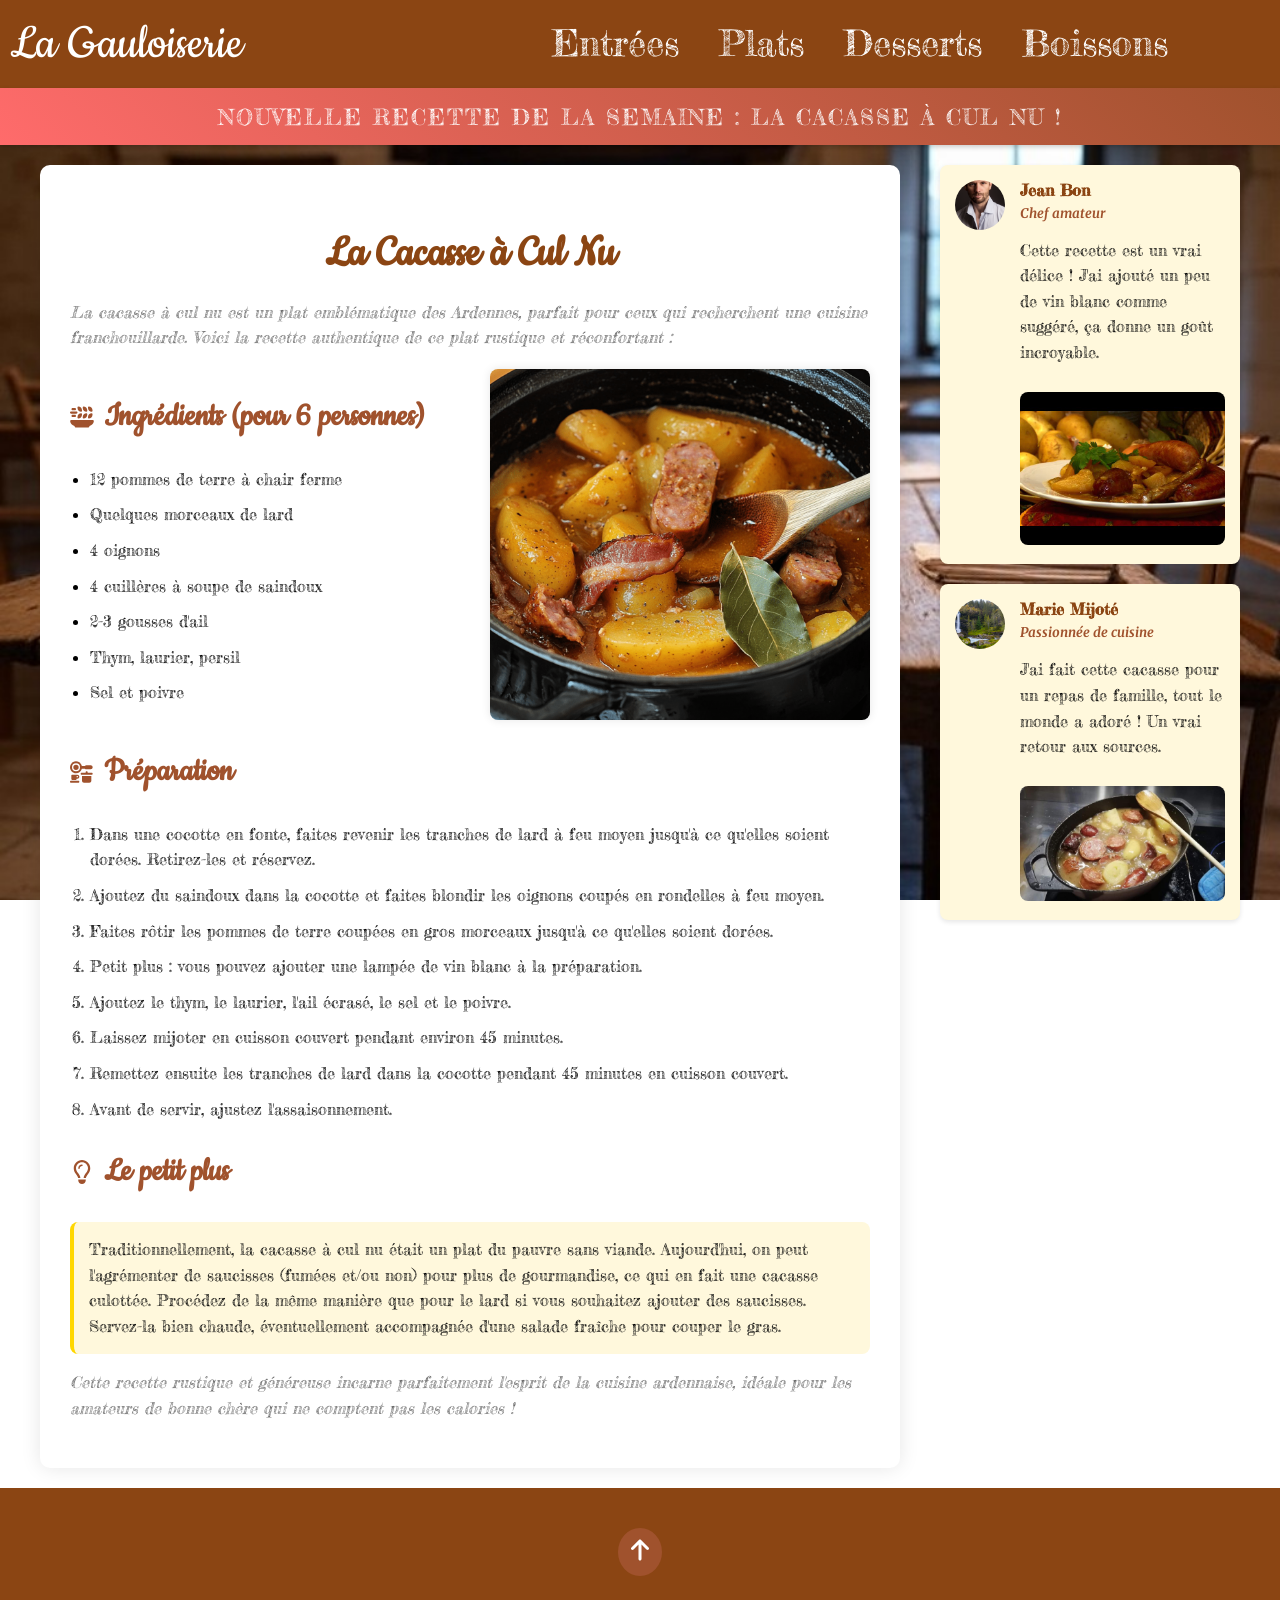
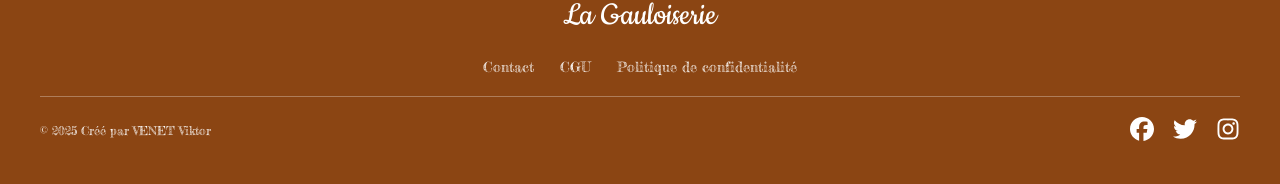
<file: index.html>
<!DOCTYPE html>
<html lang="fr">
<head>
    <meta charset="UTF-8">
    <meta name="viewport" content="width=device-width, initial-scale=1.0">
    <title>La Gauloiserie - Recettes du Terroir</title>
    <link rel="preconnect" href="https://fonts.googleapis.com">
    <link rel="preconnect" href="https://fonts.gstatic.com" crossorigin>
    <link href="https://fonts.googleapis.com/css2?family=Cookie&display=swap" rel="stylesheet">
    <link rel="preconnect" href="https://fonts.googleapis.com">
    <link rel="preconnect" href="https://fonts.gstatic.com" crossorigin>
    <link href="https://fonts.googleapis.com/css2?family=Croissant+One&family=Fredericka+the+Great&family=Merriweather:ital,wght@0,300;0,400;0,700;0,900;1,300;1,400;1,700;1,900&family=Mountains+of+Christmas:wght@400;700&family=Roboto:ital,wght@0,100;0,300;0,400;0,500;0,700;0,900;1,100;1,300;1,400;1,500;1,700;1,900&display=swap" rel="stylesheet">
    <link rel="stylesheet" href="styles.css">
    <link rel="stylesheet" href="banner.css">
</head>
<body>
    <nav class="navbar">
        <div class="logo" id="site-logo"><a href="index.html">La Gauloiserie</a></div>
        <ul class="menu" id="main-menu">
            <li class="menu-item" id="menu-entrees">
                <a href="#">Entrées</a>
                <ul class="submenu">
                    <li class="submenu-item" id="item-terrine" style="background-image: url('images/entree/terrine.jpg');">
                        <a href="terrine.html">Terrine de campagne</a>
                    </li>
                    <li class="submenu-item" id="item-soupe" style="background-image: url('images/entree/soupe.jpg');">
                        <a href="soupe.html">Soupe à l'oignon</a>
                    </li>
                    <li class="submenu-item" id="item-salade" style="background-image: url('images/entree/salade.jpg');">
                        <a href="salade.html">Salade de chèvre chaud</a>
                    </li>
                </ul>
            </li>
            <li class="menu-item" id="menu-plats">
                <a href="#">Plats</a>
                <ul class="submenu">
                    <li class="submenu-item" id="item-boeuf" style="background-image: url('images/plat/boeuf.jpg');">
                        <a href="boeuf.html">Boeuf bourguignon</a>
                    </li>
                    <li class="submenu-item" id="item-cassoulet" style="background-image: url('images/plat/cassoulet.jpg');">
                        <a href="cassoulet.html">Cassoulet</a>
                    </li>
                    <li class="submenu-item" id="item-coq" style="background-image: url('images/plat/coq.jpg');">
                        <a href="coq.html">Coq au vin</a>
                    </li>
                </ul>
            </li>
            <li class="menu-item" id="menu-desserts">
                <a href="#">Desserts</a>
                <ul class="submenu">
                    <li class="submenu-item" id="item-tarte" style="background-image: url('images/dessert/tarte.jpg');">
                        <a href="tarte.html">Tarte Tatin</a>
                    </li>
                    <li class="submenu-item" id="item-creme" style="background-image: url('images/dessert/creme.jpg');">
                        <a href="creme.html">Crème brûlée</a>
                    </li>
                    <li class="submenu-item" id="item-baba" style="background-image: url('images/dessert/baba.jpg');">
                        <a href="baba.html">Baba au rhum</a>
                    </li>
                </ul>
            </li>
            <li class="menu-item" id="menu-boissons">
                <a href="#">Boissons</a>
                <ul class="submenu">
                    <li class="submenu-item" id="item-cidre" style="background-image: url('images/boisson/cidre.jpg');">
                        <a href="cidre.html">Cidre artisanal</a>
                    </li>
                    <li class="submenu-item" id="item-vin" style="background-image: url('images/boisson/vin.jpg');">
                        <a href="vin.html">Vin rouge</a>
                    </li>
                    <li class="submenu-item" id="item-limonade" style="background-image: url('images/boisson/limonade.jpg');">
                        <a href="limonade.html">Limonade maison</a>
                    </li>
                </ul>
            </li>
        </ul>
    </nav>

    <div class="site-banner">Nouvelle recette de la semaine : La Cacasse à Cul Nu !</div>

    <div class="content-wrapper">
        <div class="recipe-container">
            <h1 class="recipe-title">La Cacasse à Cul Nu</h1>
            <p class="recipe-intro">La cacasse à cul nu est un plat emblématique des Ardennes, parfait pour ceux qui recherchent une cuisine franchouillarde. Voici la recette authentique de ce plat rustique et réconfortant :</p>
            
            <div class="recipe-main-content">
                <div class="recipe-ingredients-section">
                    <h2 class="section-title"><svg xmlns="http://www.w3.org/2000/svg" viewBox="0 0 512 512"><!--!Font Awesome Free 6.7.2 by @fontawesome - https://fontawesome.com License - https://fontawesome.com/license/free Copyright 2025 Fonticons, Inc.--><path d="M176 32c44.2 0 80 35.8 80 80l0 16c0 8.8-7.2 16-16 16c-44.2 0-80-35.8-80-80l0-16c0-8.8 7.2-16 16-16zM56 64l48 0c13.3 0 24 10.7 24 24s-10.7 24-24 24l-48 0c-13.3 0-24-10.7-24-24s10.7-24 24-24zM24 136l112 0c13.3 0 24 10.7 24 24s-10.7 24-24 24L24 184c-13.3 0-24-10.7-24-24s10.7-24 24-24zm8 96c0-13.3 10.7-24 24-24l48 0c13.3 0 24 10.7 24 24s-10.7 24-24 24l-48 0c-13.3 0-24-10.7-24-24zM272 48c0-8.8 7.2-16 16-16c44.2 0 80 35.8 80 80l0 16c0 8.8-7.2 16-16 16c-44.2 0-80-35.8-80-80l0-16zM400 32c44.2 0 80 35.8 80 80l0 16c0 8.8-7.2 16-16 16c-44.2 0-80-35.8-80-80l0-16c0-8.8 7.2-16 16-16zm80 160l0 16c0 44.2-35.8 80-80 80c-8.8 0-16-7.2-16-16l0-16c0-44.2 35.8-80 80-80c8.8 0 16 7.2 16 16zM352 176c8.8 0 16 7.2 16 16l0 16c0 44.2-35.8 80-80 80c-8.8 0-16-7.2-16-16l0-16c0-44.2 35.8-80 80-80zm-96 16l0 16c0 44.2-35.8 80-80 80c-8.8 0-16-7.2-16-16l0-16c0-44.2 35.8-80 80-80c8.8 0 16 7.2 16 16zM3.5 347.6C1.6 332.9 13 320 27.8 320l456.4 0c14.8 0 26.2 12.9 24.4 27.6C502.3 397.8 464.2 437 416 446l0 2c0 17.7-14.3 32-32 32l-256 0c-17.7 0-32-14.3-32-32l0-2c-48.2-9-86.3-48.2-92.5-98.4z"/></svg> Ingrédients (pour 6 personnes)</h2>
                    <ul class="ingredients-list">
                        <li>12 pommes de terre à chair ferme</li>
                        <li>Quelques morceaux de lard</li>
                        <li>4 oignons</li>
                        <li>4 cuillères à soupe de saindoux</li>
                        <li>2-3 gousses d'ail</li>
                        <li>Thym, laurier, persil</li>
                        <li>Sel et poivre</li>
                    </ul>
                </div>
                <div class="recipe-image">
                    <img src="images/cacasse.png" alt="Cacasse à cul nu" class="dish-image">
                </div>
            </div>
            
            <div class="recipe-preparation-section">
                <h2 class="section-title"><svg xmlns="http://www.w3.org/2000/svg" viewBox="0 0 576 512"><!--!Font Awesome Free 6.7.2 by @fontawesome - https://fontawesome.com License - https://fontawesome.com/license/free Copyright 2025 Fonticons, Inc.--><path d="M240 144A96 96 0 1 0 48 144a96 96 0 1 0 192 0zm44.4 32C269.9 240.1 212.5 288 144 288C64.5 288 0 223.5 0 144S64.5 0 144 0c68.5 0 125.9 47.9 140.4 112l71.8 0c8.8-9.8 21.6-16 35.8-16l104 0c26.5 0 48 21.5 48 48s-21.5 48-48 48l-104 0c-14.2 0-27-6.2-35.8-16l-71.8 0zM144 80a64 64 0 1 1 0 128 64 64 0 1 1 0-128zM400 240c13.3 0 24 10.7 24 24l0 8 96 0c13.3 0 24 10.7 24 24s-10.7 24-24 24l-240 0c-13.3 0-24-10.7-24-24s10.7-24 24-24l96 0 0-8c0-13.3 10.7-24 24-24zM288 464l0-112 224 0 0 112c0 26.5-21.5 48-48 48l-128 0c-26.5 0-48-21.5-48-48zM48 320l80 0 16 0 32 0c26.5 0 48 21.5 48 48s-21.5 48-48 48l-16 0c0 17.7-14.3 32-32 32l-64 0c-17.7 0-32-14.3-32-32l0-80c0-8.8 7.2-16 16-16zm128 64c8.8 0 16-7.2 16-16s-7.2-16-16-16l-16 0 0 32 16 0zM24 464l176 0c13.3 0 24 10.7 24 24s-10.7 24-24 24L24 512c-13.3 0-24-10.7-24-24s10.7-24 24-24z"/></svg> Préparation</h2>
                <ol class="preparation-steps">
                    <li>Dans une cocotte en fonte, faites revenir les tranches de lard à feu moyen jusqu'à ce qu'elles soient dorées. Retirez-les et réservez.</li>
                    <li>Ajoutez du saindoux dans la cocotte et faites blondir les oignons coupés en rondelles à feu moyen.</li>
                    <li>Faites rôtir les pommes de terre coupées en gros morceaux jusqu'à ce qu'elles soient dorées.</li>
                    <li>Petit plus : vous pouvez ajouter une lampée de vin blanc à la préparation.</li>
                    <li>Ajoutez le thym, le laurier, l'ail écrasé, le sel et le poivre.</li>
                    <li>Laissez mijoter en cuisson couvert pendant environ 45 minutes.</li>
                    <li>Remettez ensuite les tranches de lard dans la cocotte pendant 45 minutes en cuisson couvert.</li>
                    <li>Avant de servir, ajustez l'assaisonnement.</li>
                </ol>
            </div>
            
            <div class="recipe-tips-section">
                <h2 class="section-title"><svg xmlns="http://www.w3.org/2000/svg" viewBox="0 0 384 512"><!--!Font Awesome Free 6.7.2 by @fontawesome - https://fontawesome.com License - https://fontawesome.com/license/free Copyright 2025 Fonticons, Inc.--><path d="M297.2 248.9C311.6 228.3 320 203.2 320 176c0-70.7-57.3-128-128-128S64 105.3 64 176c0 27.2 8.4 52.3 22.8 72.9c3.7 5.3 8.1 11.3 12.8 17.7c0 0 0 0 0 0c12.9 17.7 28.3 38.9 39.8 59.8c10.4 19 15.7 38.8 18.3 57.5L109 384c-2.2-12-5.9-23.7-11.8-34.5c-9.9-18-22.2-34.9-34.5-51.8c0 0 0 0 0 0s0 0 0 0c-5.2-7.1-10.4-14.2-15.4-21.4C27.6 247.9 16 213.3 16 176C16 78.8 94.8 0 192 0s176 78.8 176 176c0 37.3-11.6 71.9-31.4 100.3c-5 7.2-10.2 14.3-15.4 21.4c0 0 0 0 0 0s0 0 0 0c-12.3 16.8-24.6 33.7-34.5 51.8c-5.9 10.8-9.6 22.5-11.8 34.5l-48.6 0c2.6-18.7 7.9-38.6 18.3-57.5c11.5-20.9 26.9-42.1 39.8-59.8c0 0 0 0 0 0s0 0 0 0s0 0 0 0c4.7-6.4 9-12.4 12.7-17.7zM192 128c-26.5 0-48 21.5-48 48c0 8.8-7.2 16-16 16s-16-7.2-16-16c0-44.2 35.8-80 80-80c8.8 0 16 7.2 16 16s-7.2 16-16 16zm0 384c-44.2 0-80-35.8-80-80l0-16 160 0 0 16c0 44.2-35.8 80-80 80z"/></svg> Le petit plus</h2>
                <p class="tips-content">Traditionnellement, la cacasse à cul nu était un plat du pauvre sans viande. Aujourd'hui, on peut l'agrémenter de saucisses (fumées et/ou non) pour plus de gourmandise, ce qui en fait une cacasse culottée. Procédez de la même manière que pour le lard si vous souhaitez ajouter des saucisses. Servez-la bien chaude, éventuellement accompagnée d'une salade fraîche pour couper le gras.</p>
            </div>
            
            <p class="recipe-conclusion">Cette recette rustique et généreuse incarne parfaitement l'esprit de la cuisine ardennaise, idéale pour les amateurs de bonne chère qui ne comptent pas les calories !</p>
        </div>

        <div class="comments-section">
            <div class="comment-card">
                <img src="images/profil/jean.png" alt="Photo de profil de Jean Bon" class="profile-pic">
                <div class="comment-content">
                    <h4>Jean Bon</h4>
                    <h5>Chef amateur</h5>
                    <p>Cette recette est un vrai délice ! J'ai ajouté un peu de vin blanc comme suggéré, ça donne un goût incroyable.</p>
                    <img src="images/profil/cacasse-jean.jpg" alt="Plat de Jean" class="comment-pic">
                </div>
            </div>
            <div class="comment-card">
                <img src="images/profil/marie.png" alt="Photo de profil de Marie Mijoté" class="profile-pic">
                <div class="comment-content">
                    <h4>Marie Mijoté</h4>
                    <h5>Passionnée de cuisine</h5>
                    <p>J'ai fait cette cacasse pour un repas de famille, tout le monde a adoré ! Un vrai retour aux sources.</p>
                    <img src="images/profil/cacasse-marie.jpeg" alt="Plat de Marie" class="comment-pic">
                </div>
            </div>
        </div>
    </div>

    <footer class="site-footer">
        <div class="footer-content">
            <a href="#top" class="scroll-top">
                <svg xmlns="http://www.w3.org/2000/svg" viewBox="0 0 384 512"><!--!Font Awesome Free 6.7.2 by @fontawesome - https://fontawesome.com License - https://fontawesome.com/license/free Copyright 2025 Fonticons, Inc.--><path d="M214.6 41.4c-12.5-12.5-32.8-12.5-45.3 0l-160 160c-12.5 12.5-12.5 32.8 0 45.3s32.8 12.5 45.3 0L160 141.2 160 448c0 17.7 14.3 32 32 32s32-14.3 32-32l0-306.7L329.4 246.6c12.5 12.5 32.8 12.5 45.3 0s12.5-32.8 0-45.3l-160-160z"/></svg>
            </a>
            <div class="footer-logo"><a href="index.html">La Gauloiserie</a></div>
            <nav class="footer-nav">
                <a href="#">Contact</a>
                <a href="#">CGU</a>
                <a href="#">Politique de confidentialité</a>
            </nav>
            <hr class="footer-separator">
            <div class="footer-bottom">
                <div class="copyright">© 2025 Créé par VENET Viktor</div>
                <div class="social-links">
                    <a href="#" class="facebook">
                        <svg xmlns="http://www.w3.org/2000/svg" viewBox="0 0 512 512"><!--!Font Awesome Free 6.7.2 by @fontawesome - https://fontawesome.com License - https://fontawesome.com/license/free Copyright 2025 Fonticons, Inc.--><path d="M512 256C512 114.6 397.4 0 256 0S0 114.6 0 256C0 376 82.7 476.8 194.2 504.5V334.2H141.4V256h52.8V222.3c0-87.1 39.4-127.5 125-127.5c16.2 0 44.2 3.2 55.7 6.4V172c-6-.6-16.5-1-29.6-1c-42 0-58.2 15.9-58.2 57.2V256h83.6l-14.4 78.2H287V510.1C413.8 494.8 512 386.9 512 256h0z"/></svg>
                    </a>
                    <a href="#" class="twitter">
                        <svg xmlns="http://www.w3.org/2000/svg" viewBox="0 0 512 512"><!--!Font Awesome Free 6.7.2 by @fontawesome - https://fontawesome.com License - https://fontawesome.com/license/free Copyright 2025 Fonticons, Inc.--><path d="M459.4 151.7c.3 4.5 .3 9.1 .3 13.6 0 138.7-105.6 298.6-298.6 298.6-59.5 0-114.7-17.2-161.1-47.1 8.4 1 16.6 1.3 25.3 1.3 49.1 0 94.2-16.6 130.3-44.8-46.1-1-84.8-31.2-98.1-72.8 6.5 1 13 1.6 19.8 1.6 9.4 0 18.8-1.3 27.6-3.6-48.1-9.7-84.1-52-84.1-103v-1.3c14 7.8 30.2 12.7 47.4 13.3-28.3-18.8-46.8-51-46.8-87.4 0-19.5 5.2-37.4 14.3-53 51.7 63.7 129.3 105.3 216.4 109.8-1.6-7.8-2.6-15.9-2.6-24 0-57.8 46.8-104.9 104.9-104.9 30.2 0 57.5 12.7 76.7 33.1 23.7-4.5 46.5-13.3 66.6-25.3-7.8 24.4-24.4 44.8-46.1 57.8 21.1-2.3 41.6-8.1 60.4-16.2-14.3 20.8-32.2 39.3-52.6 54.3z"/></svg>
                    </a>
                    <a href="#" class="instagram">
                        <svg xmlns="http://www.w3.org/2000/svg" viewBox="0 0 448 512"><!--!Font Awesome Free 6.7.2 by @fontawesome - https://fontawesome.com License - https://fontawesome.com/license/free Copyright 2025 Fonticons, Inc.--><path d="M224.1 141c-63.6 0-114.9 51.3-114.9 114.9s51.3 114.9 114.9 114.9S339 319.5 339 255.9 287.7 141 224.1 141zm0 189.6c-41.1 0-74.7-33.5-74.7-74.7s33.5-74.7 74.7-74.7 74.7 33.5 74.7 74.7-33.6 74.7-74.7 74.7zm146.4-194.3c0 14.9-12 26.8-26.8 26.8-14.9 0-26.8-12-26.8-26.8s12-26.8 26.8-26.8 26.8 12 26.8 26.8zm76.1 27.2c-1.7-35.9-9.9-67.7-36.2-93.9-26.2-26.2-58-34.4-93.9-36.2-37-2.1-147.9-2.1-184.9 0-35.8 1.7-67.6 9.9-93.9 36.1s-34.4 58-36.2 93.9c-2.1 37-2.1 147.9 0 184.9 1.7 35.9 9.9 67.7 36.2 93.9s58 34.4 93.9 36.2c37 2.1 147.9 2.1 184.9 0 35.9-1.7 67.7-9.9 93.9-36.2 26.2-26.2 34.4-58 36.2-93.9 2.1-37 2.1-147.8 0-184.8zM398.8 388c-7.8 19.6-22.9 34.7-42.6 42.6-29.5 11.7-99.5 9-132.1 9s-102.7 2.6-132.1-9c-19.6-7.8-34.7-22.9-42.6-42.6-11.7-29.5-9-99.5-9-132.1s-2.6-102.7 9-132.1c7.8-19.6 22.9-34.7 42.6-42.6 29.5-11.7 99.5-9 132.1-9s102.7-2.6 132.1 9c19.6 7.8 34.7 22.9 42.6 42.6 11.7 29.5 9 99.5 9 132.1s2.7 102.7-9 132.1z"/></svg>
                    </a>
                </div>
            </div>
        </div>
    </footer>
</body>
</html>
</file>
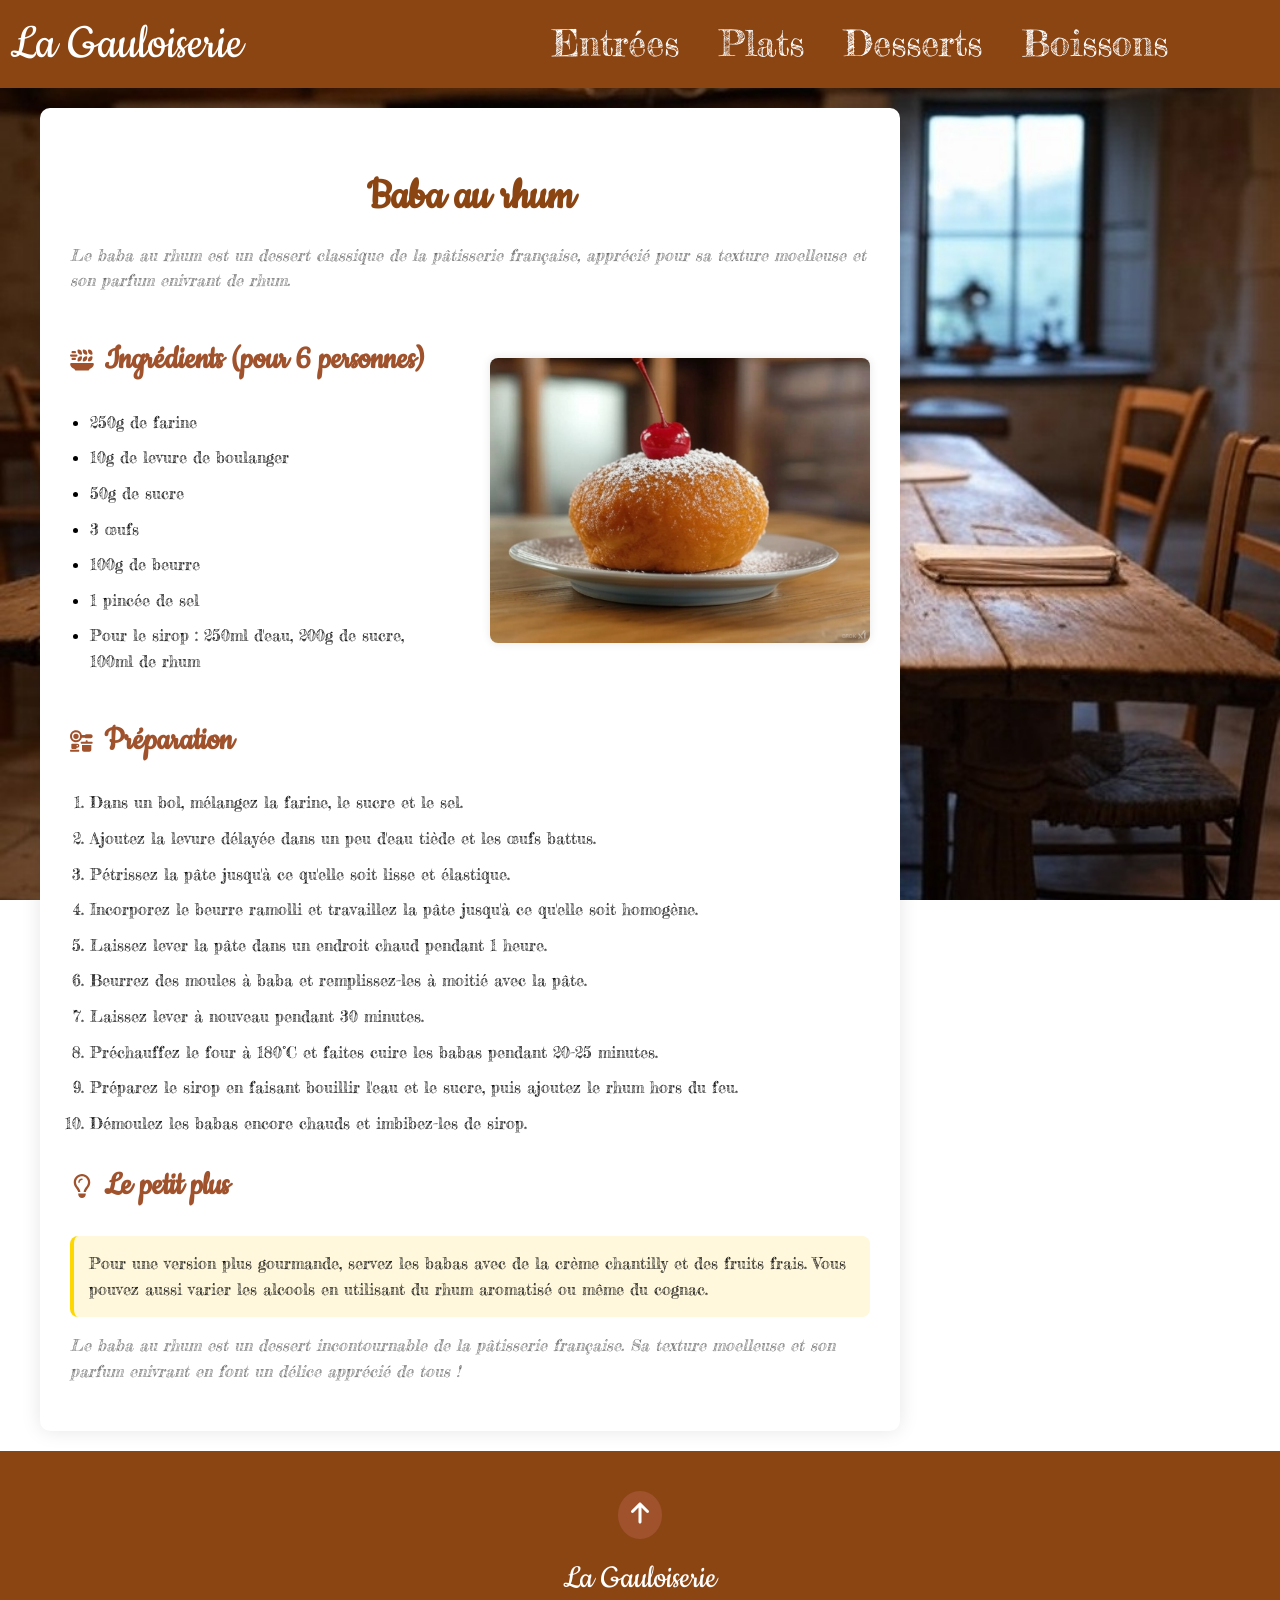
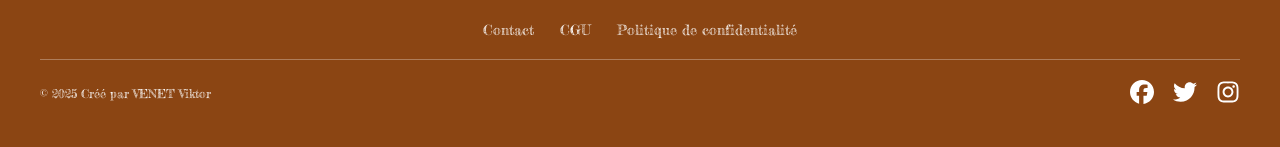
<file: baba.html>
<!DOCTYPE html>
<html lang="fr">
<head>
    <meta charset="UTF-8">
    <meta name="viewport" content="width=device-width, initial-scale=1.0">
    <title>La Gauloiserie - Recettes du Terroir</title>
    <link rel="preconnect" href="https://fonts.googleapis.com">
    <link rel="preconnect" href="https://fonts.gstatic.com" crossorigin>
    <link href="https://fonts.googleapis.com/css2?family=Cookie&display=swap" rel="stylesheet">
    <link rel="preconnect" href="https://fonts.googleapis.com">
    <link rel="preconnect" href="https://fonts.gstatic.com" crossorigin>
    <link href="https://fonts.googleapis.com/css2?family=Croissant+One&family=Fredericka+the+Great&family=Merriweather:ital,wght@0,300;0,400;0,700;0,900;1,300;1,400;1,700;1,900&family=Mountains+of+Christmas:wght@400;700&family=Roboto:ital,wght@0,100;0,300;0,400;0,500;0,700;0,900;1,100;1,300;1,400;1,500;1,700;1,900&display=swap" rel="stylesheet">
    <link rel="stylesheet" href="styles.css">
    <link rel="stylesheet" href="banner.css">
</head>
<body>
    <nav class="navbar">
        <div class="logo" id="site-logo"><a href="index.html">La Gauloiserie</a></div>
        <ul class="menu" id="main-menu">
            <li class="menu-item" id="menu-entrees">
                <a href="#">Entrées</a>
                <ul class="submenu">
                    <li class="submenu-item" id="item-terrine" style="background-image: url('images/entree/terrine.jpg');">
                        <a href="terrine.html">Terrine de campagne</a>
                    </li>
                    <li class="submenu-item" id="item-soupe" style="background-image: url('images/entree/soupe.jpg');">
                        <a href="soupe.html">Soupe à l'oignon</a>
                    </li>
                    <li class="submenu-item" id="item-salade" style="background-image: url('images/entree/salade.jpg');">
                        <a href="salade.html">Salade de chèvre chaud</a>
                    </li>
                </ul>
            </li>
            <li class="menu-item" id="menu-plats">
                <a href="#">Plats</a>
                <ul class="submenu">
                    <li class="submenu-item" id="item-boeuf" style="background-image: url('images/plat/boeuf.jpg');">
                        <a href="boeuf.html">Boeuf bourguignon</a>
                    </li>
                    <li class="submenu-item" id="item-cassoulet" style="background-image: url('images/plat/cassoulet.jpg');">
                        <a href="cassoulet.html">Cassoulet</a>
                    </li>
                    <li class="submenu-item" id="item-coq" style="background-image: url('images/plat/coq.jpg');">
                        <a href="coq.html">Coq au vin</a>
                    </li>
                </ul>
            </li>
            <li class="menu-item" id="menu-desserts">
                <a href="#">Desserts</a>
                <ul class="submenu">
                    <li class="submenu-item" id="item-tarte" style="background-image: url('images/dessert/tarte.jpg');">
                        <a href="tarte.html">Tarte Tatin</a>
                    </li>
                    <li class="submenu-item" id="item-creme" style="background-image: url('images/dessert/creme.jpg');">
                        <a href="creme.html">Crème brûlée</a>
                    </li>
                    <li class="submenu-item" id="item-baba" style="background-image: url('images/dessert/baba.jpg');">
                        <a href="baba.html">Baba au rhum</a>
                    </li>
                </ul>
            </li>
            <li class="menu-item" id="menu-boissons">
                <a href="#">Boissons</a>
                <ul class="submenu">
                    <li class="submenu-item" id="item-cidre" style="background-image: url('images/boisson/cidre.jpg');">
                        <a href="cidre.html">Cidre artisanal</a>
                    </li>
                    <li class="submenu-item" id="item-vin" style="background-image: url('images/boisson/vin.jpg');">
                        <a href="vin.html">Vin rouge</a>
                    </li>
                    <li class="submenu-item" id="item-limonade" style="background-image: url('images/boisson/limonade.jpg');">
                        <a href="limonade.html">Limonade maison</a>
                    </li>
                </ul>
            </li>
        </ul>
    </nav>

    <div class="content-wrapper">
        <div class="recipe-container">
            <h1 class="recipe-title">Baba au rhum</h1>
            <p class="recipe-intro">Le baba au rhum est un dessert classique de la pâtisserie française, apprécié pour sa texture moelleuse et son parfum enivrant de rhum.</p>

            <div class="recipe-main-content">
                <div class="recipe-ingredients-section">
                    <h2 class="section-title"><svg xmlns="http://www.w3.org/2000/svg" viewBox="0 0 512 512"><path d="M176 32c44.2 0 80 35.8 80 80l0 16c0 8.8-7.2 16-16 16c-44.2 0-80-35.8-80-80l0-16c0-8.8 7.2-16 16-16zM56 64l48 0c13.3 0 24 10.7 24 24s-10.7 24-24 24l-48 0c-13.3 0-24-10.7-24-24s10.7-24 24-24zM24 136l112 0c13.3 0 24 10.7 24 24s-10.7 24-24 24L24 184c-13.3 0-24-10.7-24-24s10.7-24 24-24zm8 96c0-13.3 10.7-24 24-24l48 0c13.3 0 24 10.7 24 24s-10.7 24-24 24l-48 0c-13.3 0-24-10.7-24-24zM272 48c0-8.8 7.2-16 16-16c44.2 0 80 35.8 80 80l0 16c0 8.8-7.2 16-16 16c-44.2 0-80-35.8-80-80l0-16zM400 32c44.2 0 80 35.8 80 80l0 16c0 8.8-7.2 16-16 16c-44.2 0-80-35.8-80-80l0-16c0-8.8 7.2-16 16-16zm80 160l0 16c0 44.2-35.8 80-80 80c-8.8 0-16-7.2-16-16l0-16c0-44.2 35.8-80 80-80c8.8 0 16 7.2 16 16zM352 176c8.8 0 16 7.2 16 16l0 16c0 44.2-35.8 80-80 80c-8.8 0-16-7.2-16-16l0-16c0-44.2 35.8-80 80-80zm-96 16l0 16c0 44.2-35.8 80-80 80c-8.8 0-16-7.2-16-16l0-16c0-44.2 35.8-80 80-80c8.8 0 16 7.2 16 16zM3.5 347.6C1.6 332.9 13 320 27.8 320l456.4 0c14.8 0 26.2 12.9 24.4 27.6C502.3 397.8 464.2 437 416 446l0 2c0 17.7-14.3 32-32 32l-256 0c-17.7 0-32-14.3-32-32l0-2c-48.2-9-86.3-48.2-92.5-98.4z"/></svg> Ingrédients (pour 6 personnes)</h2>
                    <ul class="ingredients-list">
                        <li>250g de farine</li>
                        <li>10g de levure de boulanger</li>
                        <li>50g de sucre</li>
                        <li>3 œufs</li>
                        <li>100g de beurre</li>
                        <li>1 pincée de sel</li>
                        <li>Pour le sirop : 250ml d'eau, 200g de sucre, 100ml de rhum</li>
                    </ul>
                </div>
                <div class="recipe-image">
                    <img src="images/dessert/baba.jpg" alt="Baba au rhum" class="dish-image">
                </div>
            </div>
            
            <div class="recipe-preparation-section">
                <h2 class="section-title"><svg xmlns="http://www.w3.org/2000/svg" viewBox="0 0 576 512"><path d="M240 144A96 96 0 1 0 48 144a96 96 0 1 0 192 0zm44.4 32C269.9 240.1 212.5 288 144 288C64.5 288 0 223.5 0 144S64.5 0 144 0c68.5 0 125.9 47.9 140.4 112l71.8 0c8.8-9.8 21.6-16 35.8-16l104 0c26.5 0 48 21.5 48 48s-21.5 48-48 48l-104 0c-14.2 0-27-6.2-35.8-16l-71.8 0zM144 80a64 64 0 1 1 0 128 64 64 0 1 1 0-128zM400 240c13.3 0 24 10.7 24 24l0 8 96 0c13.3 0 24 10.7 24 24s-10.7 24-24 24l-240 0c-13.3 0-24-10.7-24-24s10.7-24 24-24l96 0 0-8c0-13.3 10.7-24 24-24zM288 464l0-112 224 0 0 112c0 26.5-21.5 48-48 48l-128 0c-26.5 0-48-21.5-48-48zM48 320l80 0 16 0 32 0c26.5 0 48 21.5 48 48s-21.5 48-48 48l-16 0c0 17.7-14.3 32-32 32l-64 0c-17.7 0-32-14.3-32-32l0-80c0-8.8 7.2-16 16-16zm128 64c8.8 0 16-7.2 16-16s-7.2-16-16-16l-16 0 0 32 16 0zM24 464l176 0c13.3 0 24 10.7 24 24s-10.7 24-24 24L24 512c-13.3 0-24-10.7-24-24s10.7-24 24-24z"/></svg> Préparation</h2>
                <ol class="preparation-steps">
                    <li>Dans un bol, mélangez la farine, le sucre et le sel.</li>
                    <li>Ajoutez la levure délayée dans un peu d'eau tiède et les œufs battus.</li>
                    <li>Pétrissez la pâte jusqu'à ce qu'elle soit lisse et élastique.</li>
                    <li>Incorporez le beurre ramolli et travaillez la pâte jusqu'à ce qu'elle soit homogène.</li>
                    <li>Laissez lever la pâte dans un endroit chaud pendant 1 heure.</li>
                    <li>Beurrez des moules à baba et remplissez-les à moitié avec la pâte.</li>
                    <li>Laissez lever à nouveau pendant 30 minutes.</li>
                    <li>Préchauffez le four à 180°C et faites cuire les babas pendant 20-25 minutes.</li>
                    <li>Préparez le sirop en faisant bouillir l'eau et le sucre, puis ajoutez le rhum hors du feu.</li>
                    <li>Démoulez les babas encore chauds et imbibez-les de sirop.</li>
                </ol>
            </div>
            
            <div class="recipe-tips-section">
                <h2 class="section-title"><svg xmlns="http://www.w3.org/2000/svg" viewBox="0 0 384 512"><path d="M297.2 248.9C311.6 228.3 320 203.2 320 176c0-70.7-57.3-128-128-128S64 105.3 64 176c0 27.2 8.4 52.3 22.8 72.9c3.7 5.3 8.1 11.3 12.8 17.7c0 0 0 0 0 0c12.9 17.7 28.3 38.9 39.8 59.8c10.4 19 15.7 38.8 18.3 57.5L109 384c-2.2-12-5.9-23.7-11.8-34.5c-9.9-18-22.2-34.9-34.5-51.8c0 0 0 0 0 0s0 0 0 0c-5.2-7.1-10.4-14.2-15.4-21.4C27.6 247.9 16 213.3 16 176C16 78.8 94.8 0 192 0s176 78.8 176 176c0 37.3-11.6 71.9-31.4 100.3c-5 7.2-10.2 14.3-15.4 21.4c0 0 0 0 0 0s0 0 0 0c-12.3 16.8-24.6 33.7-34.5 51.8c-5.9 10.8-9.6 22.5-11.8 34.5l-48.6 0c2.6-18.7 7.9-38.6 18.3-57.5c11.5-20.9 26.9-42.1 39.8-59.8c0 0 0 0 0 0s0 0 0 0s0 0 0 0c4.7-6.4 9-12.4 12.7-17.7zM192 128c-26.5 0-48 21.5-48 48c0 8.8-7.2 16-16 16s-16-7.2-16-16c0-44.2 35.8-80 80-80c8.8 0 16 7.2 16 16s-7.2 16-16 16zm0 384c-44.2 0-80-35.8-80-80l0-16 160 0 0 16c0 44.2-35.8 80-80 80z"/></svg> Le petit plus</h2>
                <p class="tips-content">Pour une version plus gourmande, servez les babas avec de la crème chantilly et des fruits frais. Vous pouvez aussi varier les alcools en utilisant du rhum aromatisé ou même du cognac.</p>
            </div>
            
            <p class="recipe-conclusion">Le baba au rhum est un dessert incontournable de la pâtisserie française. Sa texture moelleuse et son parfum enivrant en font un délice apprécié de tous !</p>
        </div>
        </div>

    <footer class="site-footer">
        <div class="footer-content">
            <a href="#top" class="scroll-top">
                <svg xmlns="http://www.w3.org/2000/svg" viewBox="0 0 384 512"><!--!Font Awesome Free 6.7.2 by @fontawesome - https://fontawesome.com License - https://fontawesome.com/license/free Copyright 2025 Fonticons, Inc.--><path d="M214.6 41.4c-12.5-12.5-32.8-12.5-45.3 0l-160 160c-12.5 12.5-12.5 32.8 0 45.3s32.8 12.5 45.3 0L160 141.2 160 448c0 17.7 14.3 32 32 32s32-14.3 32-32l0-306.7L329.4 246.6c12.5 12.5 32.8 12.5 45.3 0s12.5-32.8 0-45.3l-160-160z"/></svg>
            </a>
            <div class="footer-logo"><a href="index.html">La Gauloiserie</a></div>
            <nav class="footer-nav">
                <a href="#">Contact</a>
                <a href="#">CGU</a>
                <a href="#">Politique de confidentialité</a>
            </nav>
            <hr class="footer-separator">
            <div class="footer-bottom">
                <div class="copyright">© 2025 Créé par VENET Viktor</div>
                <div class="social-links">
                    <a href="#" class="facebook">
                        <svg xmlns="http://www.w3.org/2000/svg" viewBox="0 0 512 512"><!--!Font Awesome Free 6.7.2 by @fontawesome - https://fontawesome.com License - https://fontawesome.com/license/free Copyright 2025 Fonticons, Inc.--><path d="M512 256C512 114.6 397.4 0 256 0S0 114.6 0 256C0 376 82.7 476.8 194.2 504.5V334.2H141.4V256h52.8V222.3c0-87.1 39.4-127.5 125-127.5c16.2 0 44.2 3.2 55.7 6.4V172c-6-.6-16.5-1-29.6-1c-42 0-58.2 15.9-58.2 57.2V256h83.6l-14.4 78.2H287V510.1C413.8 494.8 512 386.9 512 256h0z"/></svg>
                    </a>
                    <a href="#" class="twitter">
                        <svg xmlns="http://www.w3.org/2000/svg" viewBox="0 0 512 512"><!--!Font Awesome Free 6.7.2 by @fontawesome - https://fontawesome.com License - https://fontawesome.com/license/free Copyright 2025 Fonticons, Inc.--><path d="M459.4 151.7c.3 4.5 .3 9.1 .3 13.6 0 138.7-105.6 298.6-298.6 298.6-59.5 0-114.7-17.2-161.1-47.1 8.4 1 16.6 1.3 25.3 1.3 49.1 0 94.2-16.6 130.3-44.8-46.1-1-84.8-31.2-98.1-72.8 6.5 1 13 1.6 19.8 1.6 9.4 0 18.8-1.3 27.6-3.6-48.1-9.7-84.1-52-84.1-103v-1.3c14 7.8 30.2 12.7 47.4 13.3-28.3-18.8-46.8-51-46.8-87.4 0-19.5 5.2-37.4 14.3-53 51.7 63.7 129.3 105.3 216.4 109.8-1.6-7.8-2.6-15.9-2.6-24 0-57.8 46.8-104.9 104.9-104.9 30.2 0 57.5 12.7 76.7 33.1 23.7-4.5 46.5-13.3 66.6-25.3-7.8 24.4-24.4 44.8-46.1 57.8 21.1-2.3 41.6-8.1 60.4-16.2-14.3 20.8-32.2 39.3-52.6 54.3z"/></svg>
                    </a>
                    <a href="#" class="instagram">
                        <svg xmlns="http://www.w3.org/2000/svg" viewBox="0 0 448 512"><!--!Font Awesome Free 6.7.2 by @fontawesome - https://fontawesome.com License - https://fontawesome.com/license/free Copyright 2025 Fonticons, Inc.--><path d="M224.1 141c-63.6 0-114.9 51.3-114.9 114.9s51.3 114.9 114.9 114.9S339 319.5 339 255.9 287.7 141 224.1 141zm0 189.6c-41.1 0-74.7-33.5-74.7-74.7s33.5-74.7 74.7-74.7 74.7 33.5 74.7 74.7-33.6 74.7-74.7 74.7zm146.4-194.3c0 14.9-12 26.8-26.8 26.8-14.9 0-26.8-12-26.8-26.8s12-26.8 26.8-26.8 26.8 12 26.8 26.8zm76.1 27.2c-1.7-35.9-9.9-67.7-36.2-93.9-26.2-26.2-58-34.4-93.9-36.2-37-2.1-147.9-2.1-184.9 0-35.8 1.7-67.6 9.9-93.9 36.1s-34.4 58-36.2 93.9c-2.1 37-2.1 147.9 0 184.9 1.7 35.9 9.9 67.7 36.2 93.9s58 34.4 93.9 36.2c37 2.1 147.9 2.1 184.9 0 35.9-1.7 67.7-9.9 93.9-36.2 26.2-26.2 34.4-58 36.2-93.9 2.1-37 2.1-147.8 0-184.8zM398.8 388c-7.8 19.6-22.9 34.7-42.6 42.6-29.5 11.7-99.5 9-132.1 9s-102.7 2.6-132.1-9c-19.6-7.8-34.7-22.9-42.6-42.6-11.7-29.5-9-99.5-9-132.1s-2.6-102.7 9-132.1c7.8-19.6 22.9-34.7 42.6-42.6 29.5-11.7 99.5-9 132.1-9s102.7-2.6 132.1 9c19.6 7.8 34.7 22.9 42.6 42.6 11.7 29.5 9 99.5 9 132.1s2.7 102.7-9 132.1z"/></svg>
                    </a>
                </div>
            </div>
        </div>
    </footer>
</body>
</html>
</file>
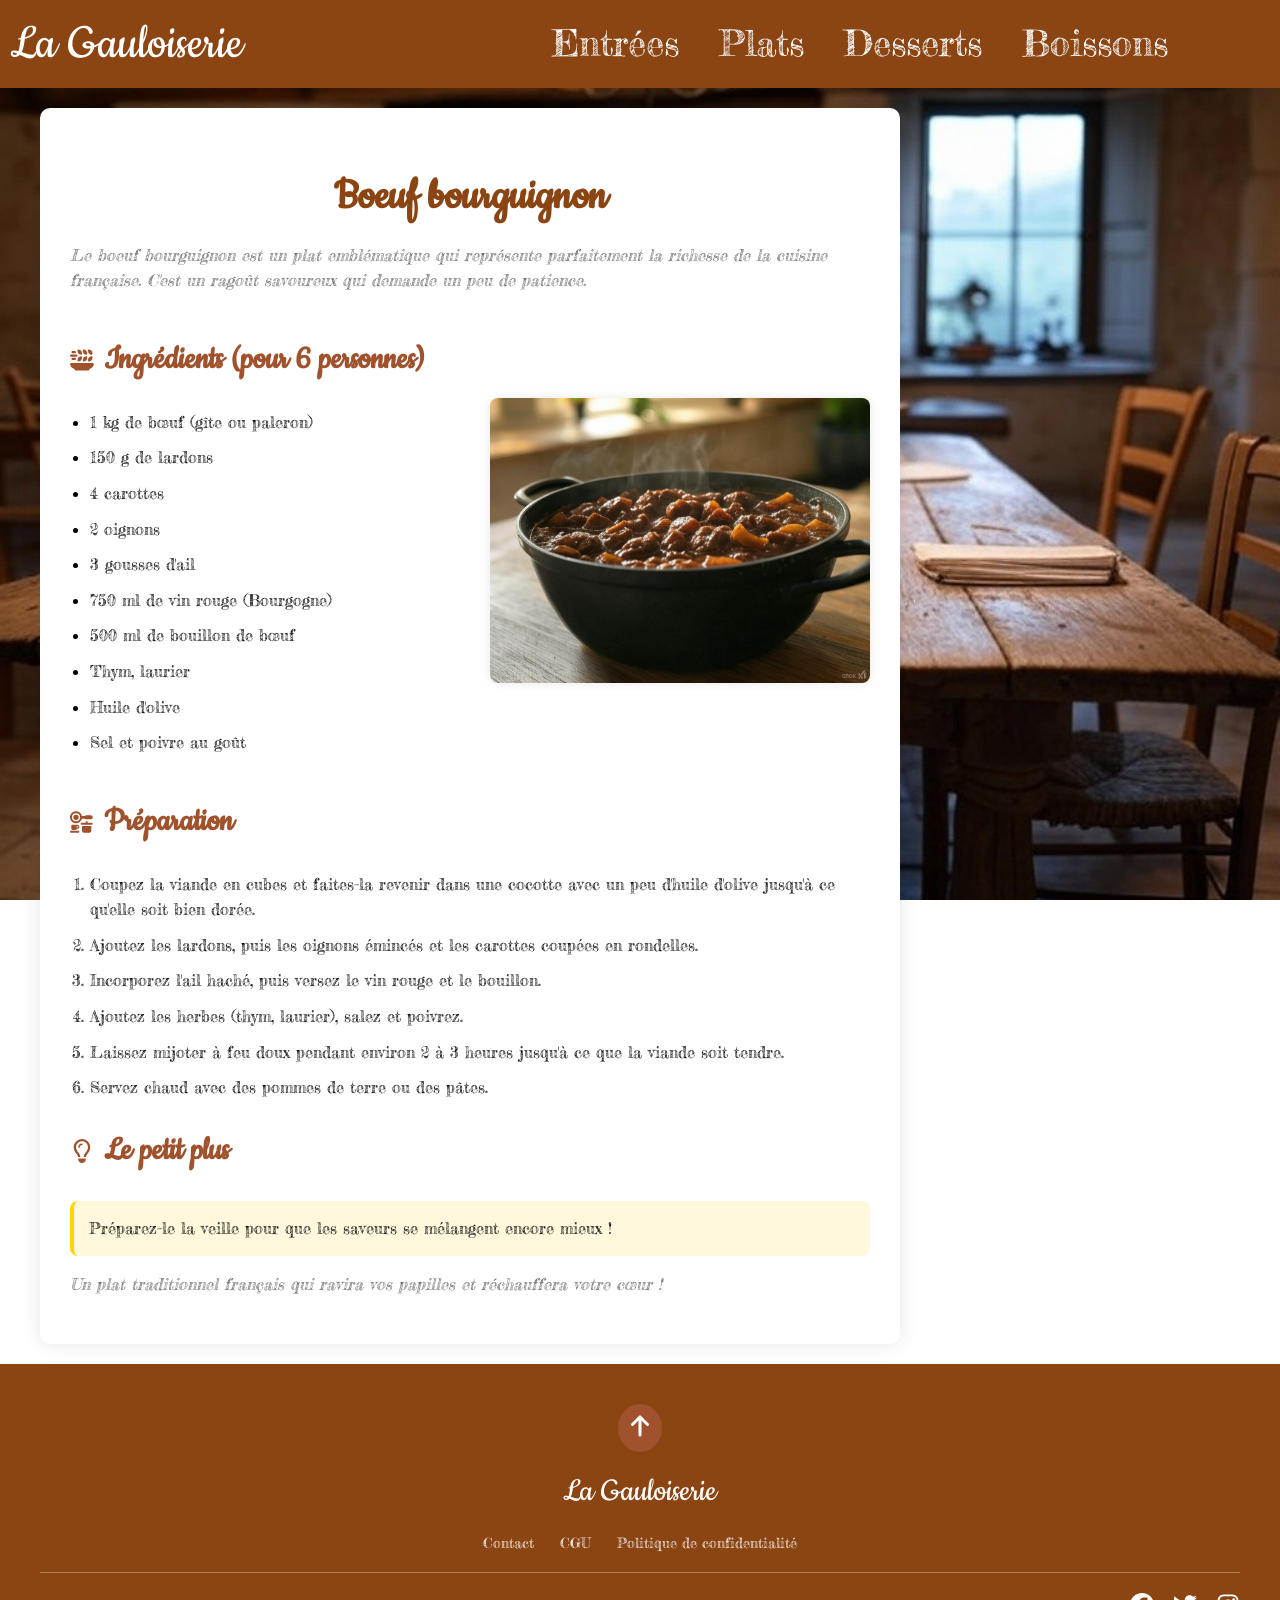
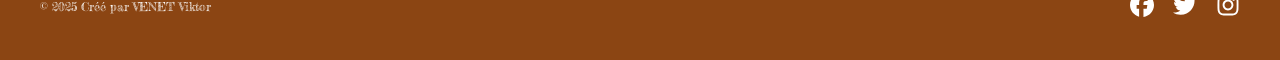
<file: boeuf.html>
<!DOCTYPE html>
<html lang="fr">
<head>
    <meta charset="UTF-8">
    <meta name="viewport" content="width=device-width, initial-scale=1.0">
    <title>La Gauloiserie - Recettes du Terroir</title>
    <link rel="preconnect" href="https://fonts.googleapis.com">
    <link rel="preconnect" href="https://fonts.gstatic.com" crossorigin>
    <link href="https://fonts.googleapis.com/css2?family=Cookie&display=swap" rel="stylesheet">
    <link rel="preconnect" href="https://fonts.googleapis.com">
    <link rel="preconnect" href="https://fonts.gstatic.com" crossorigin>
    <link href="https://fonts.googleapis.com/css2?family=Croissant+One&family=Fredericka+the+Great&family=Merriweather:ital,wght@0,300;0,400;0,700;0,900;1,300;1,400;1,700;1,900&family=Mountains+of+Christmas:wght@400;700&family=Roboto:ital,wght@0,100;0,300;0,400;0,500;0,700;0,900;1,100;1,300;1,400;1,500;1,700;1,900&display=swap" rel="stylesheet">
    <link rel="stylesheet" href="styles.css">
    <link rel="stylesheet" href="banner.css">
</head>
<body>
    <nav class="navbar">
        <div class="logo" id="site-logo"><a href="index.html">La Gauloiserie</a></div>
        <ul class="menu" id="main-menu">
            <li class="menu-item" id="menu-entrees">
                <a href="#">Entrées</a>
                <ul class="submenu">
                    <li class="submenu-item" id="item-terrine" style="background-image: url('images/entree/terrine.jpg');">
                        <a href="terrine.html">Terrine de campagne</a>
                    </li>
                    <li class="submenu-item" id="item-soupe" style="background-image: url('images/entree/soupe.jpg');">
                        <a href="soupe.html">Soupe à l'oignon</a>
                    </li>
                    <li class="submenu-item" id="item-salade" style="background-image: url('images/entree/salade.jpg');">
                        <a href="salade.html">Salade de chèvre chaud</a>
                    </li>
                </ul>
            </li>
            <li class="menu-item" id="menu-plats">
                <a href="#">Plats</a>
                <ul class="submenu">
                    <li class="submenu-item" id="item-boeuf" style="background-image: url('images/plat/boeuf.jpg');">
                        <a href="boeuf.html">Boeuf bourguignon</a>
                    </li>
                    <li class="submenu-item" id="item-cassoulet" style="background-image: url('images/plat/cassoulet.jpg');">
                        <a href="cassoulet.html">Cassoulet</a>
                    </li>
                    <li class="submenu-item" id="item-coq" style="background-image: url('images/plat/coq.jpg');">
                        <a href="coq.html">Coq au vin</a>
                    </li>
                </ul>
            </li>
            <li class="menu-item" id="menu-desserts">
                <a href="#">Desserts</a>
                <ul class="submenu">
                    <li class="submenu-item" id="item-tarte" style="background-image: url('images/dessert/tarte.jpg');">
                        <a href="tarte.html">Tarte Tatin</a>
                    </li>
                    <li class="submenu-item" id="item-creme" style="background-image: url('images/dessert/creme.jpg');">
                        <a href="creme.html">Crème brûlée</a>
                    </li>
                    <li class="submenu-item" id="item-baba" style="background-image: url('images/dessert/baba.jpg');">
                        <a href="baba.html">Baba au rhum</a>
                    </li>
                </ul>
            </li>
            <li class="menu-item" id="menu-boissons">
                <a href="#">Boissons</a>
                <ul class="submenu">
                    <li class="submenu-item" id="item-cidre" style="background-image: url('images/boisson/cidre.jpg');">
                        <a href="cidre.html">Cidre artisanal</a>
                    </li>
                    <li class="submenu-item" id="item-vin" style="background-image: url('images/boisson/vin.jpg');">
                        <a href="vin.html">Vin rouge</a>
                    </li>
                    <li class="submenu-item" id="item-limonade" style="background-image: url('images/boisson/limonade.jpg');">
                        <a href="limonade.html">Limonade maison</a>
                    </li>
                </ul>
            </li>
        </ul>
    </nav>

    <div class="content-wrapper">
        <div class="recipe-container">
            <h1 class="recipe-title">Boeuf bourguignon</h1>
            <p class="recipe-intro">Le boeuf bourguignon est un plat emblématique qui représente parfaitement la richesse de la cuisine française. C'est un ragoût savoureux qui demande un peu de patience.</p>

            <div class="recipe-main-content">
                <div class="recipe-ingredients-section">
                    <h2 class="section-title"><svg xmlns="http://www.w3.org/2000/svg" viewBox="0 0 512 512"><path d="M176 32c44.2 0 80 35.8 80 80l0 16c0 8.8-7.2 16-16 16c-44.2 0-80-35.8-80-80l0-16c0-8.8 7.2-16 16-16zM56 64l48 0c13.3 0 24 10.7 24 24s-10.7 24-24 24l-48 0c-13.3 0-24-10.7-24-24s10.7-24 24-24zM24 136l112 0c13.3 0 24 10.7 24 24s-10.7 24-24 24L24 184c-13.3 0-24-10.7-24-24s10.7-24 24-24zm8 96c0-13.3 10.7-24 24-24l48 0c13.3 0 24 10.7 24 24s-10.7 24-24 24l-48 0c-13.3 0-24-10.7-24-24zM272 48c0-8.8 7.2-16 16-16c44.2 0 80 35.8 80 80l0 16c0 8.8-7.2 16-16 16c-44.2 0-80-35.8-80-80l0-16zM400 32c44.2 0 80 35.8 80 80l0 16c0 8.8-7.2 16-16 16c-44.2 0-80-35.8-80-80l0-16c0-8.8 7.2-16 16-16zm80 160l0 16c0 44.2-35.8 80-80 80c-8.8 0-16-7.2-16-16l0-16c0-44.2 35.8-80 80-80c8.8 0 16 7.2 16 16zM352 176c8.8 0 16 7.2 16 16l0 16c0 44.2-35.8 80-80 80c-8.8 0-16-7.2-16-16l0-16c0-44.2 35.8-80 80-80zm-96 16l0 16c0 44.2-35.8 80-80 80c-8.8 0-16-7.2-16-16l0-16c0-44.2 35.8-80 80-80c8.8 0 16 7.2 16 16zM3.5 347.6C1.6 332.9 13 320 27.8 320l456.4 0c14.8 0 26.2 12.9 24.4 27.6C502.3 397.8 464.2 437 416 446l0 2c0 17.7-14.3 32-32 32l-256 0c-17.7 0-32-14.3-32-32l0-2c-48.2-9-86.3-48.2-92.5-98.4z"/></svg> Ingrédients (pour 6 personnes)</h2>
                    <ul class="ingredients-list">
                        <li>1 kg de bœuf (gîte ou paleron)</li>
                        <li>150 g de lardons</li>
                        <li>4 carottes</li>
                        <li>2 oignons</li>
                        <li>3 gousses d'ail</li>
                        <li>750 ml de vin rouge (Bourgogne)</li>
                        <li>500 ml de bouillon de bœuf</li>
                        <li>Thym, laurier</li>
                        <li>Huile d'olive</li>
                        <li>Sel et poivre au goût</li>
                    </ul>
                </div>
                <div class="recipe-image">
                    <img src="images/plat/boeuf.jpg" alt="Boeuf bourguignon" class="dish-image">
                </div>
            </div>
            
            <div class="recipe-preparation-section">
                <h2 class="section-title"><svg xmlns="http://www.w3.org/2000/svg" viewBox="0 0 576 512"><path d="M240 144A96 96 0 1 0 48 144a96 96 0 1 0 192 0zm44.4 32C269.9 240.1 212.5 288 144 288C64.5 288 0 223.5 0 144S64.5 0 144 0c68.5 0 125.9 47.9 140.4 112l71.8 0c8.8-9.8 21.6-16 35.8-16l104 0c26.5 0 48 21.5 48 48s-21.5 48-48 48l-104 0c-14.2 0-27-6.2-35.8-16l-71.8 0zM144 80a64 64 0 1 1 0 128 64 64 0 1 1 0-128zM400 240c13.3 0 24 10.7 24 24l0 8 96 0c13.3 0 24 10.7 24 24s-10.7 24-24 24l-240 0c-13.3 0-24-10.7-24-24s10.7-24 24-24l96 0 0-8c0-13.3 10.7-24 24-24zM288 464l0-112 224 0 0 112c0 26.5-21.5 48-48 48l-128 0c-26.5 0-48-21.5-48-48zM48 320l80 0 16 0 32 0c26.5 0 48 21.5 48 48s-21.5 48-48 48l-16 0c0 17.7-14.3 32-32 32l-64 0c-17.7 0-32-14.3-32-32l0-80c0-8.8 7.2-16 16-16zm128 64c8.8 0 16-7.2 16-16s-7.2-16-16-16l-16 0 0 32 16 0zM24 464l176 0c13.3 0 24 10.7 24 24s-10.7 24-24 24L24 512c-13.3 0-24-10.7-24-24s10.7-24 24-24z"/></svg> Préparation</h2>
                <ol class="preparation-steps">
                    <li>Coupez la viande en cubes et faites-la revenir dans une cocotte avec un peu d'huile d'olive jusqu'à ce qu'elle soit bien dorée.</li>
                    <li>Ajoutez les lardons, puis les oignons émincés et les carottes coupées en rondelles.</li>
                    <li>Incorporez l'ail haché, puis versez le vin rouge et le bouillon.</li>
                    <li>Ajoutez les herbes (thym, laurier), salez et poivrez.</li>
                    <li>Laissez mijoter à feu doux pendant environ 2 à 3 heures jusqu'à ce que la viande soit tendre.</li>
                    <li>Servez chaud avec des pommes de terre ou des pâtes.</li>
                </ol>
            </div>
            
            <div class="recipe-tips-section">
                <h2 class="section-title"><svg xmlns="http://www.w3.org/2000/svg" viewBox="0 0 384 512"><path d="M297.2 248.9C311.6 228.3 320 203.2 320 176c0-70.7-57.3-128-128-128S64 105.3 64 176c0 27.2 8.4 52.3 22.8 72.9c3.7 5.3 8.1 11.3 12.8 17.7c0 0 0 0 0 0c12.9 17.7 28.3 38.9 39.8 59.8c10.4 19 15.7 38.8 18.3 57.5L109 384c-2.2-12-5.9-23.7-11.8-34.5c-9.9-18-22.2-34.9-34.5-51.8c0 0 0 0 0 0s0 0 0 0c-5.2-7.1-10.4-14.2-15.4-21.4C27.6 247.9 16 213.3 16 176C16 78.8 94.8 0 192 0s176 78.8 176 176c0 37.3-11.6 71.9-31.4 100.3c-5 7.2-10.2 14.3-15.4 21.4c0 0 0 0 0 0s0 0 0 0c-12.3 16.8-24.6 33.7-34.5 51.8c-5.9 10.8-9.6 22.5-11.8 34.5l-48.6 0c2.6-18.7 7.9-38.6 18.3-57.5c11.5-20.9 26.9-42.1 39.8-59.8c0 0 0 0 0 0s0 0 0 0s0 0 0 0c4.7-6.4 9-12.4 12.7-17.7zM192 128c-26.5 0-48 21.5-48 48c0 8.8-7.2 16-16 16s-16-7.2-16-16c0-44.2 35.8-80 80-80c8.8 0 16 7.2 16 16s-7.2 16-16 16zm0 384c-44.2 0-80-35.8-80-80l0-16 160 0 0 16c0 44.2-35.8 80-80 80z"/></svg> Le petit plus</h2>
                <p class="tips-content">Préparez-le la veille pour que les saveurs se mélangent encore mieux !</p>
            </div>
            
            <p class="recipe-conclusion">Un plat traditionnel français qui ravira vos papilles et réchauffera votre cœur !</p>
        </div>
        </div>

    <footer class="site-footer">
        <div class="footer-content">
            <a href="#top" class="scroll-top">
                <svg xmlns="http://www.w3.org/2000/svg" viewBox="0 0 384 512"><!--!Font Awesome Free 6.7.2 by @fontawesome - https://fontawesome.com License - https://fontawesome.com/license/free Copyright 2025 Fonticons, Inc.--><path d="M214.6 41.4c-12.5-12.5-32.8-12.5-45.3 0l-160 160c-12.5 12.5-12.5 32.8 0 45.3s32.8 12.5 45.3 0L160 141.2 160 448c0 17.7 14.3 32 32 32s32-14.3 32-32l0-306.7L329.4 246.6c12.5 12.5 32.8 12.5 45.3 0s12.5-32.8 0-45.3l-160-160z"/></svg>
            </a>
            <div class="footer-logo"><a href="index.html">La Gauloiserie</a></div>
            <nav class="footer-nav">
                <a href="#">Contact</a>
                <a href="#">CGU</a>
                <a href="#">Politique de confidentialité</a>
            </nav>
            <hr class="footer-separator">
            <div class="footer-bottom">
                <div class="copyright">© 2025 Créé par VENET Viktor</div>
                <div class="social-links">
                    <a href="#" class="facebook">
                        <svg xmlns="http://www.w3.org/2000/svg" viewBox="0 0 512 512"><!--!Font Awesome Free 6.7.2 by @fontawesome - https://fontawesome.com License - https://fontawesome.com/license/free Copyright 2025 Fonticons, Inc.--><path d="M512 256C512 114.6 397.4 0 256 0S0 114.6 0 256C0 376 82.7 476.8 194.2 504.5V334.2H141.4V256h52.8V222.3c0-87.1 39.4-127.5 125-127.5c16.2 0 44.2 3.2 55.7 6.4V172c-6-.6-16.5-1-29.6-1c-42 0-58.2 15.9-58.2 57.2V256h83.6l-14.4 78.2H287V510.1C413.8 494.8 512 386.9 512 256h0z"/></svg>
                    </a>
                    <a href="#" class="twitter">
                        <svg xmlns="http://www.w3.org/2000/svg" viewBox="0 0 512 512"><!--!Font Awesome Free 6.7.2 by @fontawesome - https://fontawesome.com License - https://fontawesome.com/license/free Copyright 2025 Fonticons, Inc.--><path d="M459.4 151.7c.3 4.5 .3 9.1 .3 13.6 0 138.7-105.6 298.6-298.6 298.6-59.5 0-114.7-17.2-161.1-47.1 8.4 1 16.6 1.3 25.3 1.3 49.1 0 94.2-16.6 130.3-44.8-46.1-1-84.8-31.2-98.1-72.8 6.5 1 13 1.6 19.8 1.6 9.4 0 18.8-1.3 27.6-3.6-48.1-9.7-84.1-52-84.1-103v-1.3c14 7.8 30.2 12.7 47.4 13.3-28.3-18.8-46.8-51-46.8-87.4 0-19.5 5.2-37.4 14.3-53 51.7 63.7 129.3 105.3 216.4 109.8-1.6-7.8-2.6-15.9-2.6-24 0-57.8 46.8-104.9 104.9-104.9 30.2 0 57.5 12.7 76.7 33.1 23.7-4.5 46.5-13.3 66.6-25.3-7.8 24.4-24.4 44.8-46.1 57.8 21.1-2.3 41.6-8.1 60.4-16.2-14.3 20.8-32.2 39.3-52.6 54.3z"/></svg>
                    </a>
                    <a href="#" class="instagram">
                        <svg xmlns="http://www.w3.org/2000/svg" viewBox="0 0 448 512"><!--!Font Awesome Free 6.7.2 by @fontawesome - https://fontawesome.com License - https://fontawesome.com/license/free Copyright 2025 Fonticons, Inc.--><path d="M224.1 141c-63.6 0-114.9 51.3-114.9 114.9s51.3 114.9 114.9 114.9S339 319.5 339 255.9 287.7 141 224.1 141zm0 189.6c-41.1 0-74.7-33.5-74.7-74.7s33.5-74.7 74.7-74.7 74.7 33.5 74.7 74.7-33.6 74.7-74.7 74.7zm146.4-194.3c0 14.9-12 26.8-26.8 26.8-14.9 0-26.8-12-26.8-26.8s12-26.8 26.8-26.8 26.8 12 26.8 26.8zm76.1 27.2c-1.7-35.9-9.9-67.7-36.2-93.9-26.2-26.2-58-34.4-93.9-36.2-37-2.1-147.9-2.1-184.9 0-35.8 1.7-67.6 9.9-93.9 36.1s-34.4 58-36.2 93.9c-2.1 37-2.1 147.9 0 184.9 1.7 35.9 9.9 67.7 36.2 93.9s58 34.4 93.9 36.2c37 2.1 147.9 2.1 184.9 0 35.9-1.7 67.7-9.9 93.9-36.2 26.2-26.2 34.4-58 36.2-93.9 2.1-37 2.1-147.8 0-184.8zM398.8 388c-7.8 19.6-22.9 34.7-42.6 42.6-29.5 11.7-99.5 9-132.1 9s-102.7 2.6-132.1-9c-19.6-7.8-34.7-22.9-42.6-42.6-11.7-29.5-9-99.5-9-132.1s-2.6-102.7 9-132.1c7.8-19.6 22.9-34.7 42.6-42.6 29.5-11.7 99.5-9 132.1-9s102.7-2.6 132.1 9c19.6 7.8 34.7 22.9 42.6 42.6 11.7 29.5 9 99.5 9 132.1s2.7 102.7-9 132.1z"/></svg>
                    </a>
                </div>
            </div>
        </div>
    </footer>
</body>
</html>
</file>
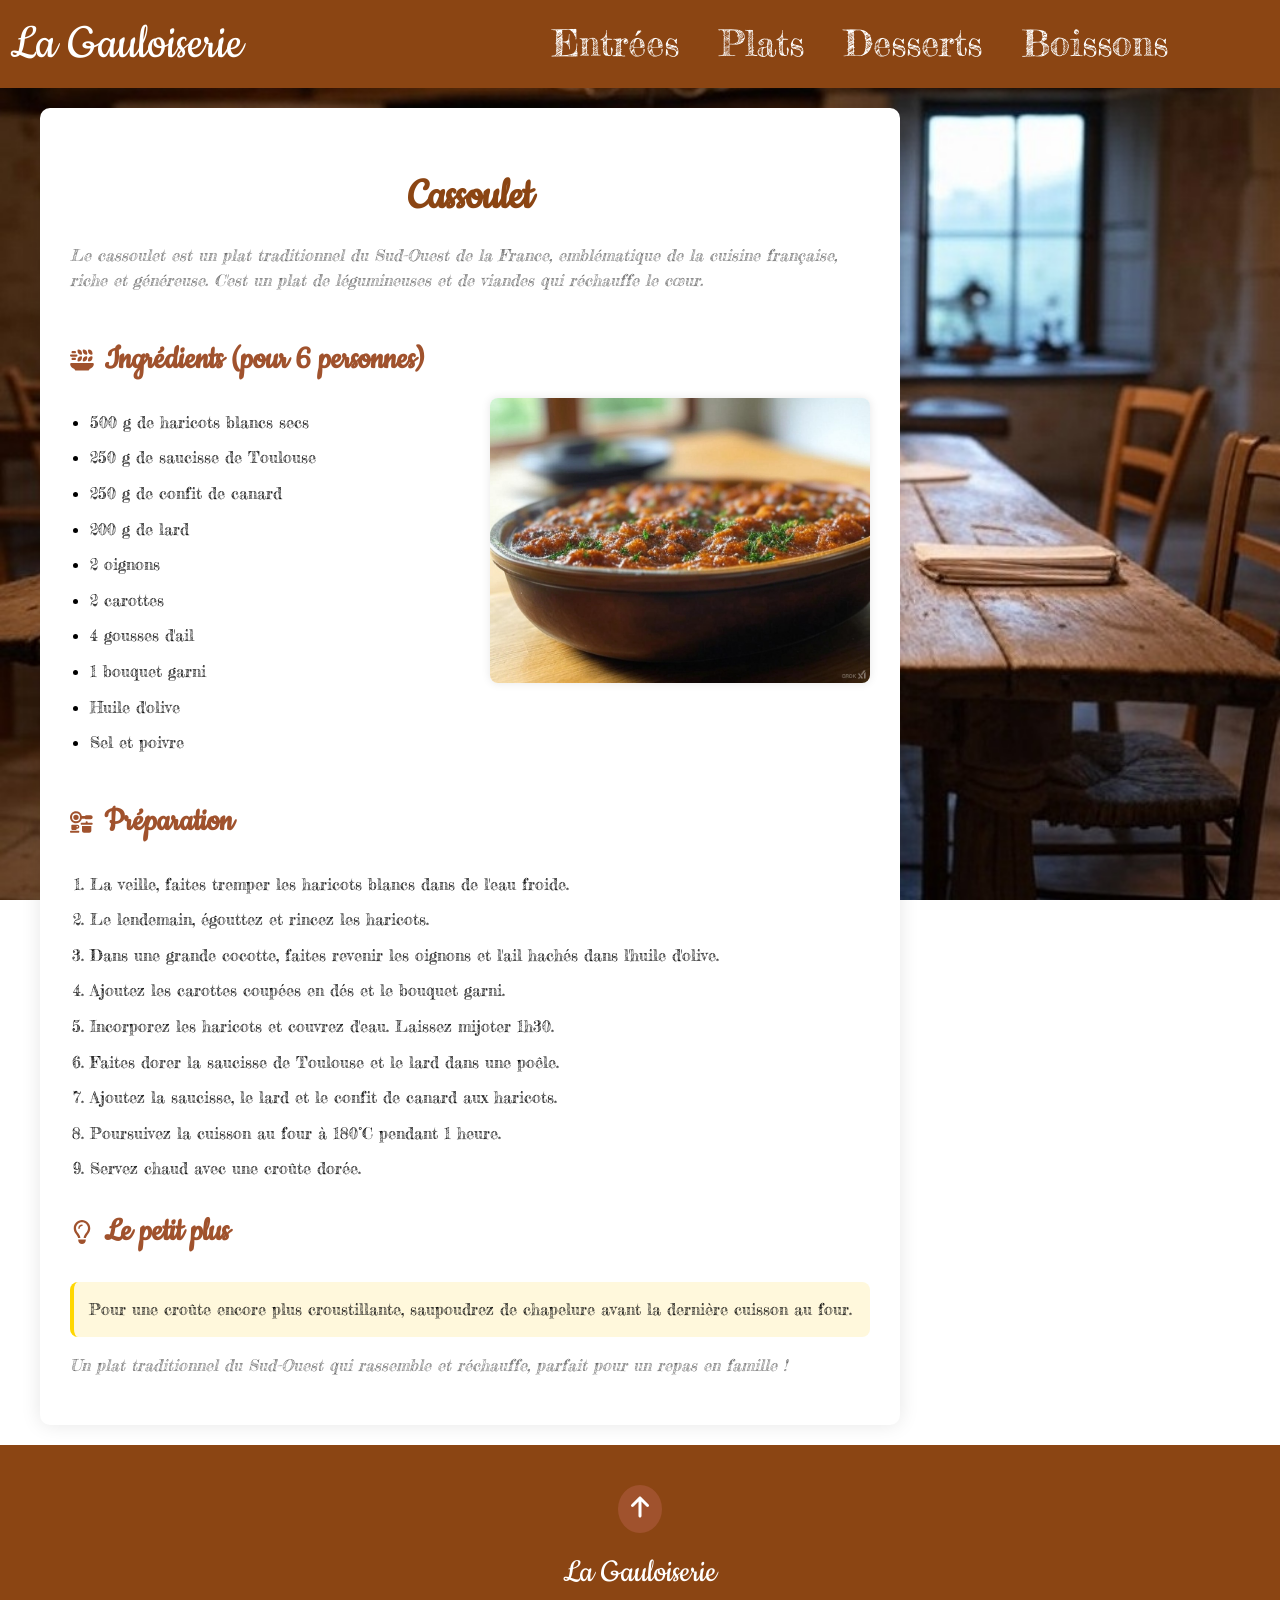
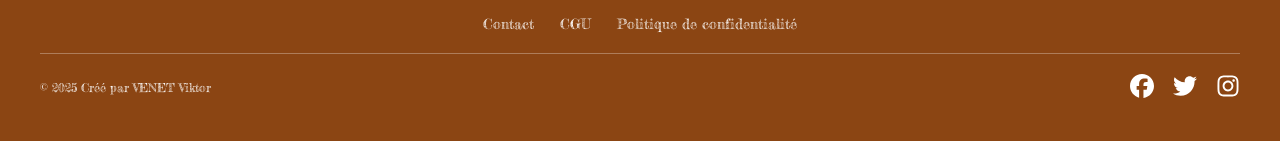
<file: cassoulet.html>
<!DOCTYPE html>
<html lang="fr">
<head>
    <meta charset="UTF-8">
    <meta name="viewport" content="width=device-width, initial-scale=1.0">
    <title><a href="index.html">La Gauloiserie</a> - Recettes du Terroir</title>
    <link rel="preconnect" href="https://fonts.googleapis.com">
    <link rel="preconnect" href="https://fonts.gstatic.com" crossorigin>
    <link href="https://fonts.googleapis.com/css2?family=Cookie&display=swap" rel="stylesheet">
    <link rel="preconnect" href="https://fonts.googleapis.com">
    <link rel="preconnect" href="https://fonts.gstatic.com" crossorigin>
    <link href="https://fonts.googleapis.com/css2?family=Croissant+One&family=Fredericka+the+Great&family=Merriweather:ital,wght@0,300;0,400;0,700;0,900;1,300;1,400;1,700;1,900&family=Mountains+of+Christmas:wght@400;700&family=Roboto:ital,wght@0,100;0,300;0,400;0,500;0,700;0,900;1,100;1,300;1,400;1,500;1,700;1,900&display=swap" rel="stylesheet">
    <link rel="stylesheet" href="styles.css">
    <link rel="stylesheet" href="banner.css">
</head>
<body>
    <nav class="navbar">
        <div class="logo" id="site-logo"><a href="index.html">La Gauloiserie</a></div>
        <ul class="menu" id="main-menu">
            <li class="menu-item" id="menu-entrees">
                <a href="#">Entrées</a>
                <ul class="submenu">
                    <li class="submenu-item" id="item-terrine" style="background-image: url('images/entree/terrine.jpg');">
                        <a href="terrine.html">Terrine de campagne</a>
                    </li>
                    <li class="submenu-item" id="item-soupe" style="background-image: url('images/entree/soupe.jpg');">
                        <a href="soupe.html">Soupe à l'oignon</a>
                    </li>
                    <li class="submenu-item" id="item-salade" style="background-image: url('images/entree/salade.jpg');">
                        <a href="salade.html">Salade de chèvre chaud</a>
                    </li>
                </ul>
            </li>
            <li class="menu-item" id="menu-plats">
                <a href="#">Plats</a>
                <ul class="submenu">
                    <li class="submenu-item" id="item-boeuf" style="background-image: url('images/plat/boeuf.jpg');">
                        <a href="boeuf.html">Boeuf bourguignon</a>
                    </li>
                    <li class="submenu-item" id="item-cassoulet" style="background-image: url('images/plat/cassoulet.jpg');">
                        <a href="cassoulet.html">Cassoulet</a>
                    </li>
                    <li class="submenu-item" id="item-coq" style="background-image: url('images/plat/coq.jpg');">
                        <a href="coq.html">Coq au vin</a>
                    </li>
                </ul>
            </li>
            <li class="menu-item" id="menu-desserts">
                <a href="#">Desserts</a>
                <ul class="submenu">
                    <li class="submenu-item" id="item-tarte" style="background-image: url('images/dessert/tarte.jpg');">
                        <a href="tarte.html">Tarte Tatin</a>
                    </li>
                    <li class="submenu-item" id="item-creme" style="background-image: url('images/dessert/creme.jpg');">
                        <a href="creme.html">Crème brûlée</a>
                    </li>
                    <li class="submenu-item" id="item-baba" style="background-image: url('images/dessert/baba.jpg');">
                        <a href="baba.html">Baba au rhum</a>
                    </li>
                </ul>
            </li>
            <li class="menu-item" id="menu-boissons">
                <a href="#">Boissons</a>
                <ul class="submenu">
                    <li class="submenu-item" id="item-cidre" style="background-image: url('images/boisson/cidre.jpg');">
                        <a href="cidre.html">Cidre artisanal</a>
                    </li>
                    <li class="submenu-item" id="item-vin" style="background-image: url('images/boisson/vin.jpg');">
                        <a href="vin.html">Vin rouge</a>
                    </li>
                    <li class="submenu-item" id="item-limonade" style="background-image: url('images/boisson/limonade.jpg');">
                        <a href="limonade.html">Limonade maison</a>
                    </li>
                </ul>
            </li>
        </ul>
    </nav>

    <div class="content-wrapper">
        <div class="recipe-container">
            <h1 class="recipe-title">Cassoulet</h1>
            <p class="recipe-intro">Le cassoulet est un plat traditionnel du Sud-Ouest de la France, emblématique de la cuisine française, riche et généreuse. C'est un plat de légumineuses et de viandes qui réchauffe le cœur.</p>

            <div class="recipe-main-content">
                <div class="recipe-ingredients-section">
                    <h2 class="section-title"><svg xmlns="http://www.w3.org/2000/svg" viewBox="0 0 512 512"><path d="M176 32c44.2 0 80 35.8 80 80l0 16c0 8.8-7.2 16-16 16c-44.2 0-80-35.8-80-80l0-16c0-8.8 7.2-16 16-16zM56 64l48 0c13.3 0 24 10.7 24 24s-10.7 24-24 24l-48 0c-13.3 0-24-10.7-24-24s10.7-24 24-24zM24 136l112 0c13.3 0 24 10.7 24 24s-10.7 24-24 24L24 184c-13.3 0-24-10.7-24-24s10.7-24 24-24zm8 96c0-13.3 10.7-24 24-24l48 0c13.3 0 24 10.7 24 24s-10.7 24-24 24l-48 0c-13.3 0-24-10.7-24-24zM272 48c0-8.8 7.2-16 16-16c44.2 0 80 35.8 80 80l0 16c0 8.8-7.2 16-16 16c-44.2 0-80-35.8-80-80l0-16zM400 32c44.2 0 80 35.8 80 80l0 16c0 8.8-7.2 16-16 16c-44.2 0-80-35.8-80-80l0-16c0-8.8 7.2-16 16-16zm80 160l0 16c0 44.2-35.8 80-80 80c-8.8 0-16-7.2-16-16l0-16c0-44.2 35.8-80 80-80c8.8 0 16 7.2 16 16zM352 176c8.8 0 16 7.2 16 16l0 16c0 44.2-35.8 80-80 80c-8.8 0-16-7.2-16-16l0-16c0-44.2 35.8-80 80-80zm-96 16l0 16c0 44.2-35.8 80-80 80c-8.8 0-16-7.2-16-16l0-16c0-44.2 35.8-80 80-80c8.8 0 16 7.2 16 16zM3.5 347.6C1.6 332.9 13 320 27.8 320l456.4 0c14.8 0 26.2 12.9 24.4 27.6C502.3 397.8 464.2 437 416 446l0 2c0 17.7-14.3 32-32 32l-256 0c-17.7 0-32-14.3-32-32l0-2c-48.2-9-86.3-48.2-92.5-98.4z"/></svg> Ingrédients (pour 6 personnes)</h2>
                    <ul class="ingredients-list">
                        <li>500 g de haricots blancs secs</li>
                        <li>250 g de saucisse de Toulouse</li>
                        <li>250 g de confit de canard</li>
                        <li>200 g de lard</li>
                        <li>2 oignons</li>
                        <li>2 carottes</li>
                        <li>4 gousses d'ail</li>
                        <li>1 bouquet garni</li>
                        <li>Huile d'olive</li>
                        <li>Sel et poivre</li>
                    </ul>
                </div>
                <div class="recipe-image">
                    <img src="images/plat/cassoulet.jpg" alt="Cassoulet" class="dish-image">
                </div>
            </div>
            
            <div class="recipe-preparation-section">
                <h2 class="section-title"><svg xmlns="http://www.w3.org/2000/svg" viewBox="0 0 576 512"><path d="M240 144A96 96 0 1 0 48 144a96 96 0 1 0 192 0zm44.4 32C269.9 240.1 212.5 288 144 288C64.5 288 0 223.5 0 144S64.5 0 144 0c68.5 0 125.9 47.9 140.4 112l71.8 0c8.8-9.8 21.6-16 35.8-16l104 0c26.5 0 48 21.5 48 48s-21.5 48-48 48l-104 0c-14.2 0-27-6.2-35.8-16l-71.8 0zM144 80a64 64 0 1 1 0 128 64 64 0 1 1 0-128zM400 240c13.3 0 24 10.7 24 24l0 8 96 0c13.3 0 24 10.7 24 24s-10.7 24-24 24l-240 0c-13.3 0-24-10.7-24-24s10.7-24 24-24l96 0 0-8c0-13.3 10.7-24 24-24zM288 464l0-112 224 0 0 112c0 26.5-21.5 48-48 48l-128 0c-26.5 0-48-21.5-48-48zM48 320l80 0 16 0 32 0c26.5 0 48 21.5 48 48s-21.5 48-48 48l-16 0c0 17.7-14.3 32-32 32l-64 0c-17.7 0-32-14.3-32-32l0-80c0-8.8 7.2-16 16-16zm128 64c8.8 0 16-7.2 16-16s-7.2-16-16-16l-16 0 0 32 16 0zM24 464l176 0c13.3 0 24 10.7 24 24s-10.7 24-24 24L24 512c-13.3 0-24-10.7-24-24s10.7-24 24-24z"/></svg> Préparation</h2>
                <ol class="preparation-steps">
                    <li>La veille, faites tremper les haricots blancs dans de l'eau froide.</li>
                    <li>Le lendemain, égouttez et rincez les haricots.</li>
                    <li>Dans une grande cocotte, faites revenir les oignons et l'ail hachés dans l'huile d'olive.</li>
                    <li>Ajoutez les carottes coupées en dés et le bouquet garni.</li>
                    <li>Incorporez les haricots et couvrez d'eau. Laissez mijoter 1h30.</li>
                    <li>Faites dorer la saucisse de Toulouse et le lard dans une poêle.</li>
                    <li>Ajoutez la saucisse, le lard et le confit de canard aux haricots.</li>
                    <li>Poursuivez la cuisson au four à 180°C pendant 1 heure.</li>
                    <li>Servez chaud avec une croûte dorée.</li>
                </ol>
            </div>
            
            <div class="recipe-tips-section">
                <h2 class="section-title"><svg xmlns="http://www.w3.org/2000/svg" viewBox="0 0 384 512"><path d="M297.2 248.9C311.6 228.3 320 203.2 320 176c0-70.7-57.3-128-128-128S64 105.3 64 176c0 27.2 8.4 52.3 22.8 72.9c3.7 5.3 8.1 11.3 12.8 17.7c0 0 0 0 0 0c12.9 17.7 28.3 38.9 39.8 59.8c10.4 19 15.7 38.8 18.3 57.5L109 384c-2.2-12-5.9-23.7-11.8-34.5c-9.9-18-22.2-34.9-34.5-51.8c0 0 0 0 0 0s0 0 0 0c-5.2-7.1-10.4-14.2-15.4-21.4C27.6 247.9 16 213.3 16 176C16 78.8 94.8 0 192 0s176 78.8 176 176c0 37.3-11.6 71.9-31.4 100.3c-5 7.2-10.2 14.3-15.4 21.4c0 0 0 0 0 0s0 0 0 0c-12.3 16.8-24.6 33.7-34.5 51.8c-5.9 10.8-9.6 22.5-11.8 34.5l-48.6 0c2.6-18.7 7.9-38.6 18.3-57.5c11.5-20.9 26.9-42.1 39.8-59.8c0 0 0 0 0 0s0 0 0 0s0 0 0 0c4.7-6.4 9-12.4 12.7-17.7zM192 128c-26.5 0-48 21.5-48 48c0 8.8-7.2 16-16 16s-16-7.2-16-16c0-44.2 35.8-80 80-80c8.8 0 16 7.2 16 16s-7.2 16-16 16zm0 384c-44.2 0-80-35.8-80-80l0-16 160 0 0 16c0 44.2-35.8 80-80 80z"/></svg> Le petit plus</h2>
                <p class="tips-content">Pour une croûte encore plus croustillante, saupoudrez de chapelure avant la dernière cuisson au four.</p>
            </div>
            
            <p class="recipe-conclusion">Un plat traditionnel du Sud-Ouest qui rassemble et réchauffe, parfait pour un repas en famille !</p>
        </div>
        </div>

    <footer class="site-footer">
        <div class="footer-content">
            <a href="#top" class="scroll-top">
                <svg xmlns="http://www.w3.org/2000/svg" viewBox="0 0 384 512"><!--!Font Awesome Free 6.7.2 by @fontawesome - https://fontawesome.com License - https://fontawesome.com/license/free Copyright 2025 Fonticons, Inc.--><path d="M214.6 41.4c-12.5-12.5-32.8-12.5-45.3 0l-160 160c-12.5 12.5-12.5 32.8 0 45.3s32.8 12.5 45.3 0L160 141.2 160 448c0 17.7 14.3 32 32 32s32-14.3 32-32l0-306.7L329.4 246.6c12.5 12.5 32.8 12.5 45.3 0s12.5-32.8 0-45.3l-160-160z"/></svg>
            </a>
            <div class="footer-logo"><a href="index.html">La Gauloiserie</a></div>
            <nav class="footer-nav">
                <a href="#">Contact</a>
                <a href="#">CGU</a>
                <a href="#">Politique de confidentialité</a>
            </nav>
            <hr class="footer-separator">
            <div class="footer-bottom">
                <div class="copyright">© 2025 Créé par VENET Viktor</div>
                <div class="social-links">
                    <a href="#" class="facebook">
                        <svg xmlns="http://www.w3.org/2000/svg" viewBox="0 0 512 512"><!--!Font Awesome Free 6.7.2 by @fontawesome - https://fontawesome.com License - https://fontawesome.com/license/free Copyright 2025 Fonticons, Inc.--><path d="M512 256C512 114.6 397.4 0 256 0S0 114.6 0 256C0 376 82.7 476.8 194.2 504.5V334.2H141.4V256h52.8V222.3c0-87.1 39.4-127.5 125-127.5c16.2 0 44.2 3.2 55.7 6.4V172c-6-.6-16.5-1-29.6-1c-42 0-58.2 15.9-58.2 57.2V256h83.6l-14.4 78.2H287V510.1C413.8 494.8 512 386.9 512 256h0z"/></svg>
                    </a>
                    <a href="#" class="twitter">
                        <svg xmlns="http://www.w3.org/2000/svg" viewBox="0 0 512 512"><!--!Font Awesome Free 6.7.2 by @fontawesome - https://fontawesome.com License - https://fontawesome.com/license/free Copyright 2025 Fonticons, Inc.--><path d="M459.4 151.7c.3 4.5 .3 9.1 .3 13.6 0 138.7-105.6 298.6-298.6 298.6-59.5 0-114.7-17.2-161.1-47.1 8.4 1 16.6 1.3 25.3 1.3 49.1 0 94.2-16.6 130.3-44.8-46.1-1-84.8-31.2-98.1-72.8 6.5 1 13 1.6 19.8 1.6 9.4 0 18.8-1.3 27.6-3.6-48.1-9.7-84.1-52-84.1-103v-1.3c14 7.8 30.2 12.7 47.4 13.3-28.3-18.8-46.8-51-46.8-87.4 0-19.5 5.2-37.4 14.3-53 51.7 63.7 129.3 105.3 216.4 109.8-1.6-7.8-2.6-15.9-2.6-24 0-57.8 46.8-104.9 104.9-104.9 30.2 0 57.5 12.7 76.7 33.1 23.7-4.5 46.5-13.3 66.6-25.3-7.8 24.4-24.4 44.8-46.1 57.8 21.1-2.3 41.6-8.1 60.4-16.2-14.3 20.8-32.2 39.3-52.6 54.3z"/></svg>
                    </a>
                    <a href="#" class="instagram">
                        <svg xmlns="http://www.w3.org/2000/svg" viewBox="0 0 448 512"><!--!Font Awesome Free 6.7.2 by @fontawesome - https://fontawesome.com License - https://fontawesome.com/license/free Copyright 2025 Fonticons, Inc.--><path d="M224.1 141c-63.6 0-114.9 51.3-114.9 114.9s51.3 114.9 114.9 114.9S339 319.5 339 255.9 287.7 141 224.1 141zm0 189.6c-41.1 0-74.7-33.5-74.7-74.7s33.5-74.7 74.7-74.7 74.7 33.5 74.7 74.7-33.6 74.7-74.7 74.7zm146.4-194.3c0 14.9-12 26.8-26.8 26.8-14.9 0-26.8-12-26.8-26.8s12-26.8 26.8-26.8 26.8 12 26.8 26.8zm76.1 27.2c-1.7-35.9-9.9-67.7-36.2-93.9-26.2-26.2-58-34.4-93.9-36.2-37-2.1-147.9-2.1-184.9 0-35.8 1.7-67.6 9.9-93.9 36.1s-34.4 58-36.2 93.9c-2.1 37-2.1 147.9 0 184.9 1.7 35.9 9.9 67.7 36.2 93.9s58 34.4 93.9 36.2c37 2.1 147.9 2.1 184.9 0 35.9-1.7 67.7-9.9 93.9-36.2 26.2-26.2 34.4-58 36.2-93.9 2.1-37 2.1-147.8 0-184.8zM398.8 388c-7.8 19.6-22.9 34.7-42.6 42.6-29.5 11.7-99.5 9-132.1 9s-102.7 2.6-132.1-9c-19.6-7.8-34.7-22.9-42.6-42.6-11.7-29.5-9-99.5-9-132.1s-2.6-102.7 9-132.1c7.8-19.6 22.9-34.7 42.6-42.6 29.5-11.7 99.5-9 132.1-9s102.7-2.6 132.1 9c19.6 7.8 34.7 22.9 42.6 42.6 11.7 29.5 9 99.5 9 132.1s2.7 102.7-9 132.1z"/></svg>
                    </a>
                </div>
            </div>
        </div>
    </footer>
</body>
</html>
</file>
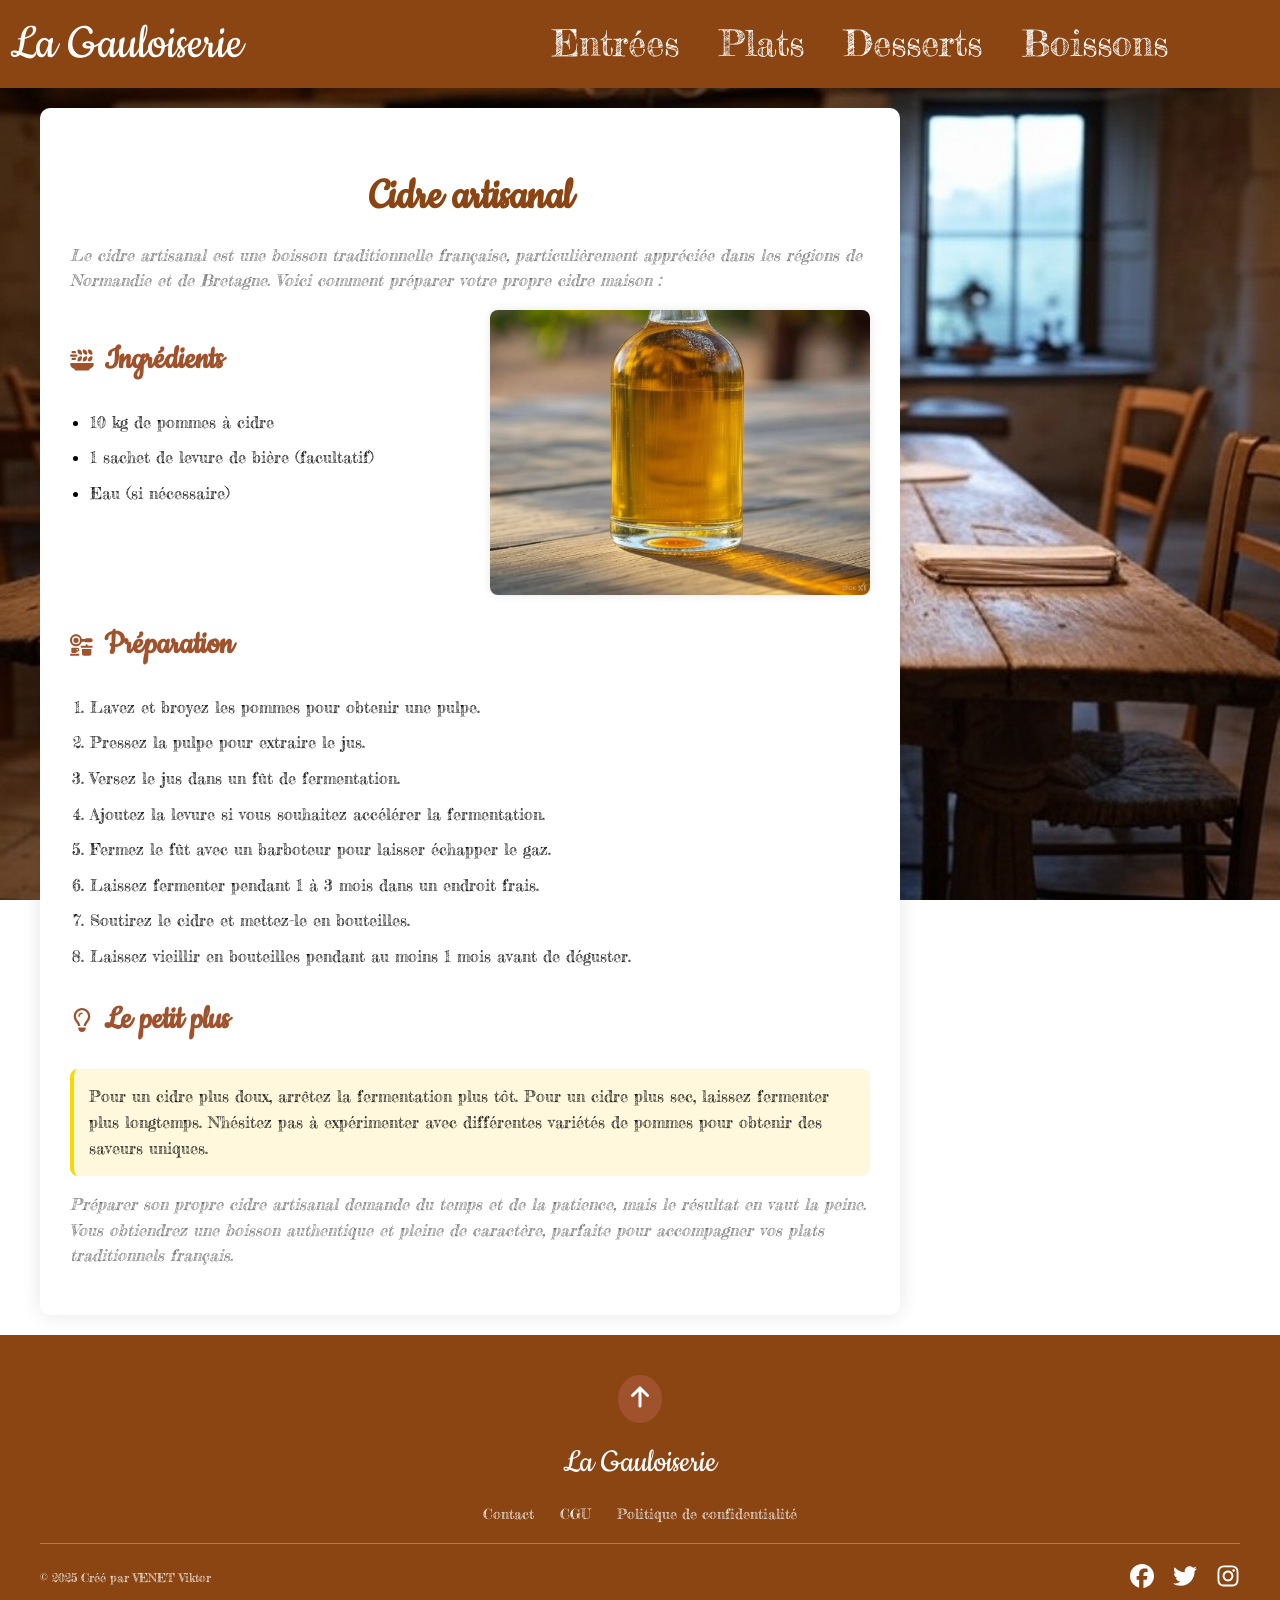
<file: cidre.html>
<!DOCTYPE html>
<html lang="fr">
<head>
    <meta charset="UTF-8">
    <meta name="viewport" content="width=device-width, initial-scale=1.0">
    <title>La Gauloiserie - Recettes du Terroir</title>
    <link rel="preconnect" href="https://fonts.googleapis.com">
    <link rel="preconnect" href="https://fonts.gstatic.com" crossorigin>
    <link href="https://fonts.googleapis.com/css2?family=Cookie&display=swap" rel="stylesheet">
    <link rel="preconnect" href="https://fonts.googleapis.com">
    <link rel="preconnect" href="https://fonts.gstatic.com" crossorigin>
    <link href="https://fonts.googleapis.com/css2?family=Croissant+One&family=Fredericka+the+Great&family=Merriweather:ital,wght@0,300;0,400;0,700;0,900;1,300;1,400;1,700;1,900&family=Mountains+of+Christmas:wght@400;700&family=Roboto:ital,wght@0,100;0,300;0,400;0,500;0,700;0,900;1,100;1,300;1,400;1,500;1,700;1,900&display=swap" rel="stylesheet">
    <link rel="stylesheet" href="styles.css">
    <link rel="stylesheet" href="banner.css">
</head>
<body>
    <nav class="navbar">
        <div class="logo" id="site-logo"><a href="index.html">La Gauloiserie</a></div>
        <ul class="menu" id="main-menu">
            <li class="menu-item" id="menu-entrees">
                <a href="#">Entrées</a>
                <ul class="submenu">
                    <li class="submenu-item" id="item-terrine" style="background-image: url('images/entree/terrine.jpg');">
                        <a href="terrine.html">Terrine de campagne</a>
                    </li>
                    <li class="submenu-item" id="item-soupe" style="background-image: url('images/entree/soupe.jpg');">
                        <a href="soupe.html">Soupe à l'oignon</a>
                    </li>
                    <li class="submenu-item" id="item-salade" style="background-image: url('images/entree/salade.jpg');">
                        <a href="salade.html">Salade de chèvre chaud</a>
                    </li>
                </ul>
            </li>
            <li class="menu-item" id="menu-plats">
                <a href="#">Plats</a>
                <ul class="submenu">
                    <li class="submenu-item" id="item-boeuf" style="background-image: url('images/plat/boeuf.jpg');">
                        <a href="boeuf.html">Boeuf bourguignon</a>
                    </li>
                    <li class="submenu-item" id="item-cassoulet" style="background-image: url('images/plat/cassoulet.jpg');">
                        <a href="cassoulet.html">Cassoulet</a>
                    </li>
                    <li class="submenu-item" id="item-coq" style="background-image: url('images/plat/coq.jpg');">
                        <a href="coq.html">Coq au vin</a>
                    </li>
                </ul>
            </li>
            <li class="menu-item" id="menu-desserts">
                <a href="#">Desserts</a>
                <ul class="submenu">
                    <li class="submenu-item" id="item-tarte" style="background-image: url('images/dessert/tarte.jpg');">
                        <a href="tarte.html">Tarte Tatin</a>
                    </li>
                    <li class="submenu-item" id="item-creme" style="background-image: url('images/dessert/creme.jpg');">
                        <a href="creme.html">Crème brûlée</a>
                    </li>
                    <li class="submenu-item" id="item-baba" style="background-image: url('images/dessert/baba.jpg');">
                        <a href="baba.html">Baba au rhum</a>
                    </li>
                </ul>
            </li>
            <li class="menu-item" id="menu-boissons">
                <a href="#">Boissons</a>
                <ul class="submenu">
                    <li class="submenu-item" id="item-cidre" style="background-image: url('images/boisson/cidre.jpg');">
                        <a href="cidre.html">Cidre artisanal</a>
                    </li>
                    <li class="submenu-item" id="item-vin" style="background-image: url('images/boisson/vin.jpg');">
                        <a href="vin.html">Vin rouge</a>
                    </li>
                    <li class="submenu-item" id="item-limonade" style="background-image: url('images/boisson/limonade.jpg');">
                        <a href="limonade.html">Limonade maison</a>
                    </li>
                </ul>
            </li>
        </ul>
    </nav>

    <div class="content-wrapper">
        <div class="recipe-container">
            <h1 class="recipe-title">Cidre artisanal</h1>
            <p class="recipe-intro">Le cidre artisanal est une boisson traditionnelle française, particulièrement appréciée dans les régions de Normandie et de Bretagne. Voici comment préparer votre propre cidre maison :</p>
            <div class="recipe-main-content">
                <div class="recipe-ingredients-section">
                    <h2 class="section-title"><svg xmlns="http://www.w3.org/2000/svg" viewBox="0 0 512 512"><path d="M176 32c44.2 0 80 35.8 80 80l0 16c0 8.8-7.2 16-16 16c-44.2 0-80-35.8-80-80l0-16c0-8.8 7.2-16 16-16zM56 64l48 0c13.3 0 24 10.7 24 24s-10.7 24-24 24l-48 0c-13.3 0-24-10.7-24-24s10.7-24 24-24zM24 136l112 0c13.3 0 24 10.7 24 24s-10.7 24-24 24L24 184c-13.3 0-24-10.7-24-24s10.7-24 24-24zm8 96c0-13.3 10.7-24 24-24l48 0c13.3 0 24 10.7 24 24s-10.7 24-24 24l-48 0c-13.3 0-24-10.7-24-24zM272 48c0-8.8 7.2-16 16-16c44.2 0 80 35.8 80 80l0 16c0 8.8-7.2 16-16 16c-44.2 0-80-35.8-80-80l0-16zM400 32c44.2 0 80 35.8 80 80l0 16c0 8.8-7.2 16-16 16c-44.2 0-80-35.8-80-80l0-16c0-8.8 7.2-16 16-16zm80 160l0 16c0 44.2-35.8 80-80 80c-8.8 0-16-7.2-16-16l0-16c0-44.2 35.8-80 80-80c8.8 0 16 7.2 16 16zM352 176c8.8 0 16 7.2 16 16l0 16c0 44.2-35.8 80-80 80c-8.8 0-16-7.2-16-16l0-16c0-44.2 35.8-80 80-80zm-96 16l0 16c0 44.2-35.8 80-80 80c-8.8 0-16-7.2-16-16l0-16c0-44.2 35.8-80 80-80c8.8 0 16 7.2 16 16zM3.5 347.6C1.6 332.9 13 320 27.8 320l456.4 0c14.8 0 26.2 12.9 24.4 27.6C502.3 397.8 464.2 437 416 446l0 2c0 17.7-14.3 32-32 32l-256 0c-17.7 0-32-14.3-32-32l0-2c-48.2-9-86.3-48.2-92.5-98.4z"/></svg> Ingrédients</h2>
                    <ul class="ingredients-list">
                        <li>10 kg de pommes à cidre</li>
                        <li>1 sachet de levure de bière (facultatif)</li>
                        <li>Eau (si nécessaire)</li>
                    </ul>
                </div>
                <div class="recipe-image">
                    <img src="images/boisson/cidre.jpg" alt="Cidre artisanal" class="dish-image">
                </div>
            </div>
            
            <div class="recipe-preparation-section">
                <h2 class="section-title"><svg xmlns="http://www.w3.org/2000/svg" viewBox="0 0 576 512"><path d="M240 144A96 96 0 1 0 48 144a96 96 0 1 0 192 0zm44.4 32C269.9 240.1 212.5 288 144 288C64.5 288 0 223.5 0 144S64.5 0 144 0c68.5 0 125.9 47.9 140.4 112l71.8 0c8.8-9.8 21.6-16 35.8-16l104 0c26.5 0 48 21.5 48 48s-21.5 48-48 48l-104 0c-14.2 0-27-6.2-35.8-16l-71.8 0zM144 80a64 64 0 1 1 0 128 64 64 0 1 1 0-128zM400 240c13.3 0 24 10.7 24 24l0 8 96 0c13.3 0 24 10.7 24 24s-10.7 24-24 24l-240 0c-13.3 0-24-10.7-24-24s10.7-24 24-24l96 0 0-8c0-13.3 10.7-24 24-24zM288 464l0-112 224 0 0 112c0 26.5-21.5 48-48 48l-128 0c-26.5 0-48-21.5-48-48zM48 320l80 0 16 0 32 0c26.5 0 48 21.5 48 48s-21.5 48-48 48l-16 0c0 17.7-14.3 32-32 32l-64 0c-17.7 0-32-14.3-32-32l0-80c0-8.8 7.2-16 16-16zm128 64c8.8 0 16-7.2 16-16s-7.2-16-16-16l-16 0 0 32 16 0zM24 464l176 0c13.3 0 24 10.7 24 24s-10.7 24-24 24L24 512c-13.3 0-24-10.7-24-24s10.7-24 24-24z"/></svg> Préparation</h2>
                <ol class="preparation-steps">
                    <li>Lavez et broyez les pommes pour obtenir une pulpe.</li>
                    <li>Pressez la pulpe pour extraire le jus.</li>
                    <li>Versez le jus dans un fût de fermentation.</li>
                    <li>Ajoutez la levure si vous souhaitez accélérer la fermentation.</li>
                    <li>Fermez le fût avec un barboteur pour laisser échapper le gaz.</li>
                    <li>Laissez fermenter pendant 1 à 3 mois dans un endroit frais.</li>
                    <li>Soutirez le cidre et mettez-le en bouteilles.</li>
                    <li>Laissez vieillir en bouteilles pendant au moins 1 mois avant de déguster.</li>
                </ol>
            </div>
            
            <div class="recipe-tips-section">
                <h2 class="section-title"><svg xmlns="http://www.w3.org/2000/svg" viewBox="0 0 384 512"><path d="M297.2 248.9C311.6 228.3 320 203.2 320 176c0-70.7-57.3-128-128-128S64 105.3 64 176c0 27.2 8.4 52.3 22.8 72.9c3.7 5.3 8.1 11.3 12.8 17.7c0 0 0 0 0 0c12.9 17.7 28.3 38.9 39.8 59.8c10.4 19 15.7 38.8 18.3 57.5L109 384c-2.2-12-5.9-23.7-11.8-34.5c-9.9-18-22.2-34.9-34.5-51.8c0 0 0 0 0 0s0 0 0 0c-5.2-7.1-10.4-14.2-15.4-21.4C27.6 247.9 16 213.3 16 176C16 78.8 94.8 0 192 0s176 78.8 176 176c0 37.3-11.6 71.9-31.4 100.3c-5 7.2-10.2 14.3-15.4 21.4c0 0 0 0 0 0s0 0 0 0c-12.3 16.8-24.6 33.7-34.5 51.8c-5.9 10.8-9.6 22.5-11.8 34.5l-48.6 0c2.6-18.7 7.9-38.6 18.3-57.5c11.5-20.9 26.9-42.1 39.8-59.8c0 0 0 0 0 0s0 0 0 0s0 0 0 0c4.7-6.4 9-12.4 12.7-17.7zM192 128c-26.5 0-48 21.5-48 48c0 8.8-7.2 16-16 16s-16-7.2-16-16c0-44.2 35.8-80 80-80c8.8 0 16 7.2 16 16s-7.2 16-16 16zm0 384c-44.2 0-80-35.8-80-80l0-16 160 0 0 16c0 44.2-35.8 80-80 80z"/></svg> Le petit plus</h2>
                <p class="tips-content">Pour un cidre plus doux, arrêtez la fermentation plus tôt. Pour un cidre plus sec, laissez fermenter plus longtemps. N'hésitez pas à expérimenter avec différentes variétés de pommes pour obtenir des saveurs uniques.</p>
            </div>
            
            <p class="recipe-conclusion">Préparer son propre cidre artisanal demande du temps et de la patience, mais le résultat en vaut la peine. Vous obtiendrez une boisson authentique et pleine de caractère, parfaite pour accompagner vos plats traditionnels français.</p>
        </div>
        </div>

    <footer class="site-footer">
        <div class="footer-content">
            <a href="#top" class="scroll-top">
                <svg xmlns="http://www.w3.org/2000/svg" viewBox="0 0 384 512"><!--!Font Awesome Free 6.7.2 by @fontawesome - https://fontawesome.com License - https://fontawesome.com/license/free Copyright 2025 Fonticons, Inc.--><path d="M214.6 41.4c-12.5-12.5-32.8-12.5-45.3 0l-160 160c-12.5 12.5-12.5 32.8 0 45.3s32.8 12.5 45.3 0L160 141.2 160 448c0 17.7 14.3 32 32 32s32-14.3 32-32l0-306.7L329.4 246.6c12.5 12.5 32.8 12.5 45.3 0s12.5-32.8 0-45.3l-160-160z"/></svg>
            </a>
            <div class="footer-logo"><a href="index.html">La Gauloiserie</a></div>
            <nav class="footer-nav">
                <a href="#">Contact</a>
                <a href="#">CGU</a>
                <a href="#">Politique de confidentialité</a>
            </nav>
            <hr class="footer-separator">
            <div class="footer-bottom">
                <div class="copyright">© 2025 Créé par VENET Viktor</div>
                <div class="social-links">
                    <a href="#" class="facebook">
                        <svg xmlns="http://www.w3.org/2000/svg" viewBox="0 0 512 512"><!--!Font Awesome Free 6.7.2 by @fontawesome - https://fontawesome.com License - https://fontawesome.com/license/free Copyright 2025 Fonticons, Inc.--><path d="M512 256C512 114.6 397.4 0 256 0S0 114.6 0 256C0 376 82.7 476.8 194.2 504.5V334.2H141.4V256h52.8V222.3c0-87.1 39.4-127.5 125-127.5c16.2 0 44.2 3.2 55.7 6.4V172c-6-.6-16.5-1-29.6-1c-42 0-58.2 15.9-58.2 57.2V256h83.6l-14.4 78.2H287V510.1C413.8 494.8 512 386.9 512 256h0z"/></svg>
                    </a>
                    <a href="#" class="twitter">
                        <svg xmlns="http://www.w3.org/2000/svg" viewBox="0 0 512 512"><!--!Font Awesome Free 6.7.2 by @fontawesome - https://fontawesome.com License - https://fontawesome.com/license/free Copyright 2025 Fonticons, Inc.--><path d="M459.4 151.7c.3 4.5 .3 9.1 .3 13.6 0 138.7-105.6 298.6-298.6 298.6-59.5 0-114.7-17.2-161.1-47.1 8.4 1 16.6 1.3 25.3 1.3 49.1 0 94.2-16.6 130.3-44.8-46.1-1-84.8-31.2-98.1-72.8 6.5 1 13 1.6 19.8 1.6 9.4 0 18.8-1.3 27.6-3.6-48.1-9.7-84.1-52-84.1-103v-1.3c14 7.8 30.2 12.7 47.4 13.3-28.3-18.8-46.8-51-46.8-87.4 0-19.5 5.2-37.4 14.3-53 51.7 63.7 129.3 105.3 216.4 109.8-1.6-7.8-2.6-15.9-2.6-24 0-57.8 46.8-104.9 104.9-104.9 30.2 0 57.5 12.7 76.7 33.1 23.7-4.5 46.5-13.3 66.6-25.3-7.8 24.4-24.4 44.8-46.1 57.8 21.1-2.3 41.6-8.1 60.4-16.2-14.3 20.8-32.2 39.3-52.6 54.3z"/></svg>
                    </a>
                    <a href="#" class="instagram">
                        <svg xmlns="http://www.w3.org/2000/svg" viewBox="0 0 448 512"><!--!Font Awesome Free 6.7.2 by @fontawesome - https://fontawesome.com License - https://fontawesome.com/license/free Copyright 2025 Fonticons, Inc.--><path d="M224.1 141c-63.6 0-114.9 51.3-114.9 114.9s51.3 114.9 114.9 114.9S339 319.5 339 255.9 287.7 141 224.1 141zm0 189.6c-41.1 0-74.7-33.5-74.7-74.7s33.5-74.7 74.7-74.7 74.7 33.5 74.7 74.7-33.6 74.7-74.7 74.7zm146.4-194.3c0 14.9-12 26.8-26.8 26.8-14.9 0-26.8-12-26.8-26.8s12-26.8 26.8-26.8 26.8 12 26.8 26.8zm76.1 27.2c-1.7-35.9-9.9-67.7-36.2-93.9-26.2-26.2-58-34.4-93.9-36.2-37-2.1-147.9-2.1-184.9 0-35.8 1.7-67.6 9.9-93.9 36.1s-34.4 58-36.2 93.9c-2.1 37-2.1 147.9 0 184.9 1.7 35.9 9.9 67.7 36.2 93.9s58 34.4 93.9 36.2c37 2.1 147.9 2.1 184.9 0 35.9-1.7 67.7-9.9 93.9-36.2 26.2-26.2 34.4-58 36.2-93.9 2.1-37 2.1-147.8 0-184.8zM398.8 388c-7.8 19.6-22.9 34.7-42.6 42.6-29.5 11.7-99.5 9-132.1 9s-102.7 2.6-132.1-9c-19.6-7.8-34.7-22.9-42.6-42.6-11.7-29.5-9-99.5-9-132.1s-2.6-102.7 9-132.1c7.8-19.6 22.9-34.7 42.6-42.6 29.5-11.7 99.5-9 132.1-9s102.7-2.6 132.1 9c19.6 7.8 34.7 22.9 42.6 42.6 11.7 29.5 9 99.5 9 132.1s2.7 102.7-9 132.1z"/></svg>
                    </a>
                </div>
            </div>
        </div>
    </footer>
</body>
</html>
</file>
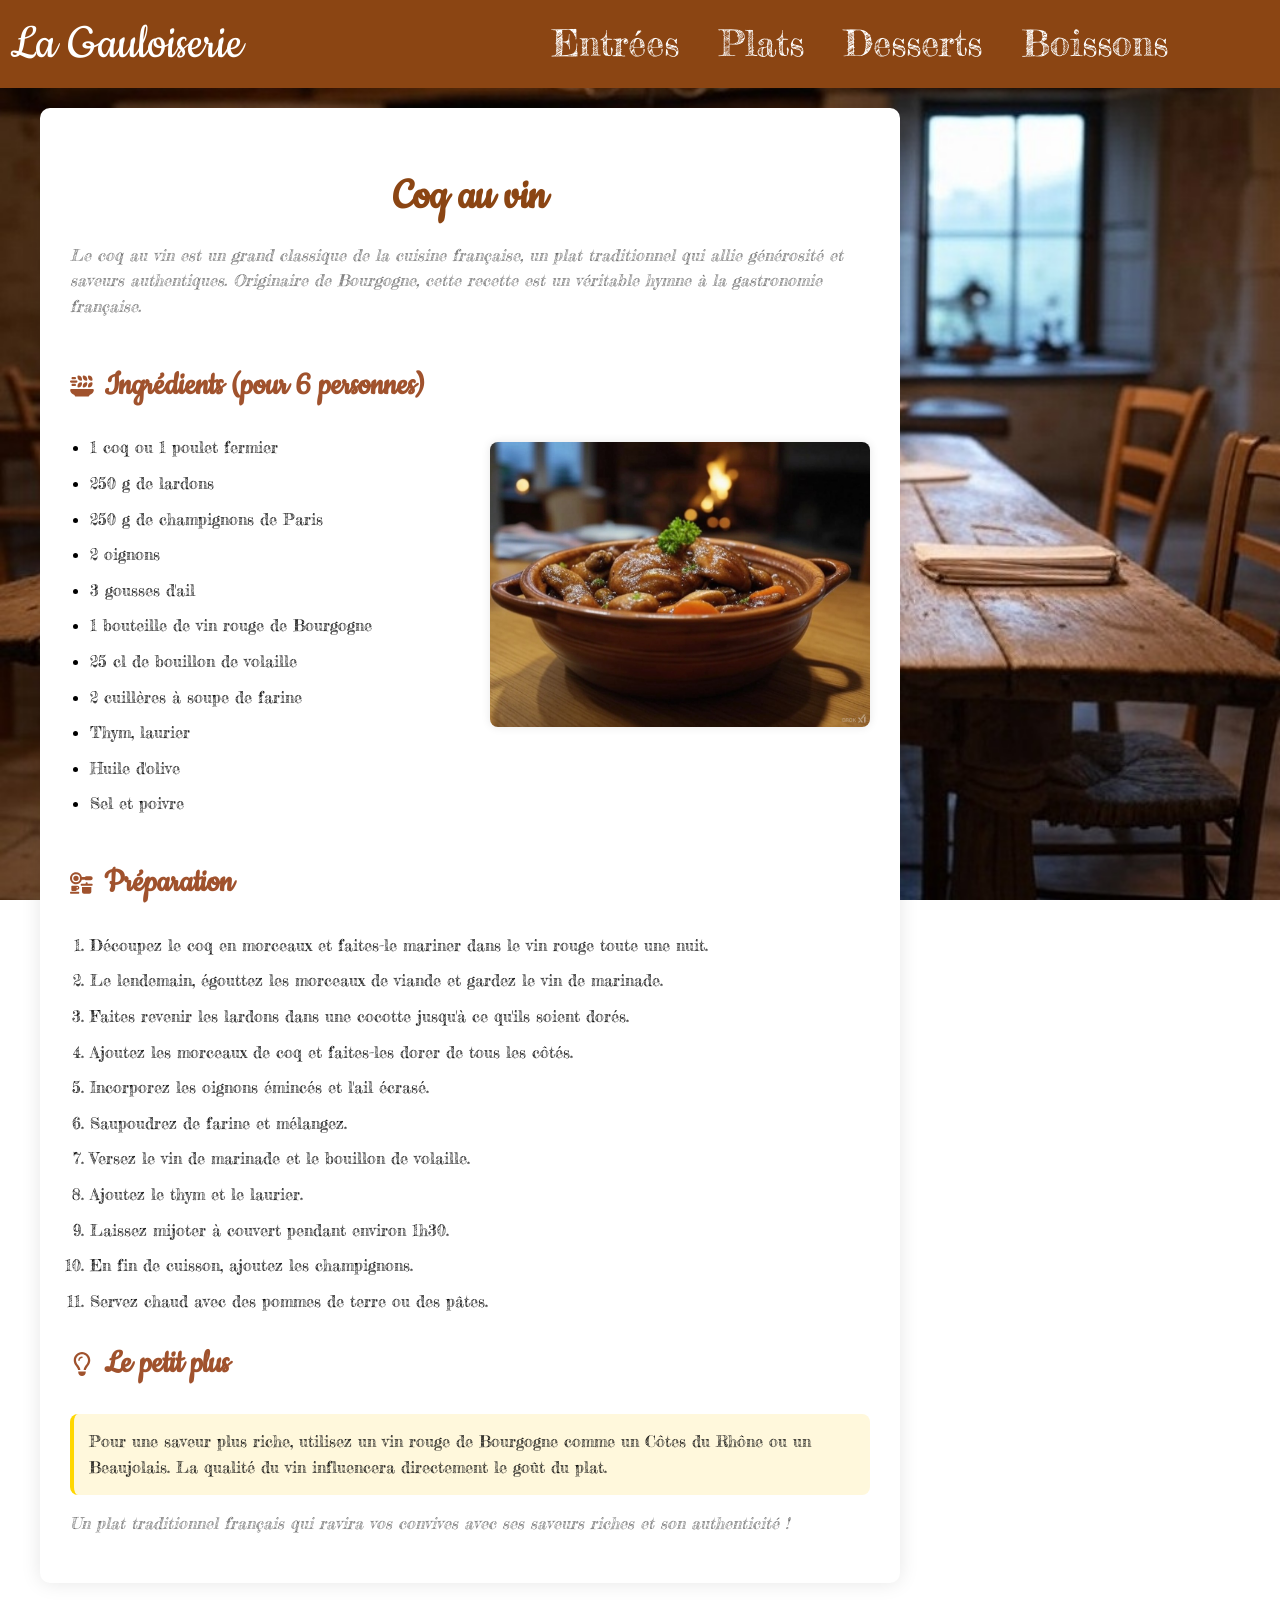
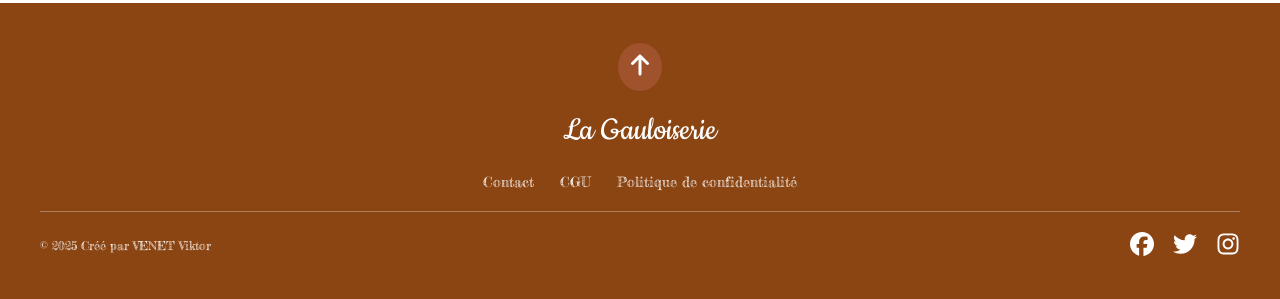
<file: coq.html>
<!DOCTYPE html>
<html lang="fr">
<head>
    <meta charset="UTF-8">
    <meta name="viewport" content="width=device-width, initial-scale=1.0">
    <title>La Gauloiserie - Recettes du Terroir</title>
    <link rel="preconnect" href="https://fonts.googleapis.com">
    <link rel="preconnect" href="https://fonts.gstatic.com" crossorigin>
    <link href="https://fonts.googleapis.com/css2?family=Cookie&display=swap" rel="stylesheet">
    <link rel="preconnect" href="https://fonts.googleapis.com">
    <link rel="preconnect" href="https://fonts.gstatic.com" crossorigin>
    <link href="https://fonts.googleapis.com/css2?family=Croissant+One&family=Fredericka+the+Great&family=Merriweather:ital,wght@0,300;0,400;0,700;0,900;1,300;1,400;1,700;1,900&family=Mountains+of+Christmas:wght@400;700&family=Roboto:ital,wght@0,100;0,300;0,400;0,500;0,700;0,900;1,100;1,300;1,400;1,500;1,700;1,900&display=swap" rel="stylesheet">
    <link rel="stylesheet" href="styles.css">
    <link rel="stylesheet" href="banner.css">
</head>
<body>
    <nav class="navbar">
        <div class="logo" id="site-logo"><a href="index.html">La Gauloiserie</a></div>
        <ul class="menu" id="main-menu">
            <li class="menu-item" id="menu-entrees">
                <a href="#">Entrées</a>
                <ul class="submenu">
                    <li class="submenu-item" id="item-terrine" style="background-image: url('images/entree/terrine.jpg');">
                        <a href="terrine.html">Terrine de campagne</a>
                    </li>
                    <li class="submenu-item" id="item-soupe" style="background-image: url('images/entree/soupe.jpg');">
                        <a href="soupe.html">Soupe à l'oignon</a>
                    </li>
                    <li class="submenu-item" id="item-salade" style="background-image: url('images/entree/salade.jpg');">
                        <a href="salade.html">Salade de chèvre chaud</a>
                    </li>
                </ul>
            </li>
            <li class="menu-item" id="menu-plats">
                <a href="#">Plats</a>
                <ul class="submenu">
                    <li class="submenu-item" id="item-boeuf" style="background-image: url('images/plat/boeuf.jpg');">
                        <a href="boeuf.html">Boeuf bourguignon</a>
                    </li>
                    <li class="submenu-item" id="item-cassoulet" style="background-image: url('images/plat/cassoulet.jpg');">
                        <a href="cassoulet.html">Cassoulet</a>
                    </li>
                    <li class="submenu-item" id="item-coq" style="background-image: url('images/plat/coq.jpg');">
                        <a href="coq.html">Coq au vin</a>
                    </li>
                </ul>
            </li>
            <li class="menu-item" id="menu-desserts">
                <a href="#">Desserts</a>
                <ul class="submenu">
                    <li class="submenu-item" id="item-tarte" style="background-image: url('images/dessert/tarte.jpg');">
                        <a href="tarte.html">Tarte Tatin</a>
                    </li>
                    <li class="submenu-item" id="item-creme" style="background-image: url('images/dessert/creme.jpg');">
                        <a href="creme.html">Crème brûlée</a>
                    </li>
                    <li class="submenu-item" id="item-baba" style="background-image: url('images/dessert/baba.jpg');">
                        <a href="baba.html">Baba au rhum</a>
                    </li>
                </ul>
            </li>
            <li class="menu-item" id="menu-boissons">
                <a href="#">Boissons</a>
                <ul class="submenu">
                    <li class="submenu-item" id="item-cidre" style="background-image: url('images/boisson/cidre.jpg');">
                        <a href="cidre.html">Cidre artisanal</a>
                    </li>
                    <li class="submenu-item" id="item-vin" style="background-image: url('images/boisson/vin.jpg');">
                        <a href="vin.html">Vin rouge</a>
                    </li>
                    <li class="submenu-item" id="item-limonade" style="background-image: url('images/boisson/limonade.jpg');">
                        <a href="limonade.html">Limonade maison</a>
                    </li>
                </ul>
            </li>
        </ul>
    </nav>

    <div class="content-wrapper">
        <div class="recipe-container">
            <h1 class="recipe-title">Coq au vin</h1>
            <p class="recipe-intro">Le coq au vin est un grand classique de la cuisine française, un plat traditionnel qui allie générosité et saveurs authentiques. Originaire de Bourgogne, cette recette est un véritable hymne à la gastronomie française.</p>

            <div class="recipe-main-content">
                <div class="recipe-ingredients-section">
                    <h2 class="section-title"><svg xmlns="http://www.w3.org/2000/svg" viewBox="0 0 512 512"><path d="M176 32c44.2 0 80 35.8 80 80l0 16c0 8.8-7.2 16-16 16c-44.2 0-80-35.8-80-80l0-16c0-8.8 7.2-16 16-16zM56 64l48 0c13.3 0 24 10.7 24 24s-10.7 24-24 24l-48 0c-13.3 0-24-10.7-24-24s10.7-24 24-24zM24 136l112 0c13.3 0 24 10.7 24 24s-10.7 24-24 24L24 184c-13.3 0-24-10.7-24-24s10.7-24 24-24zm8 96c0-13.3 10.7-24 24-24l48 0c13.3 0 24 10.7 24 24s-10.7 24-24 24l-48 0c-13.3 0-24-10.7-24-24zM272 48c0-8.8 7.2-16 16-16c44.2 0 80 35.8 80 80l0 16c0 8.8-7.2 16-16 16c-44.2 0-80-35.8-80-80l0-16zM400 32c44.2 0 80 35.8 80 80l0 16c0 8.8-7.2 16-16 16c-44.2 0-80-35.8-80-80l0-16c0-8.8 7.2-16 16-16zm80 160l0 16c0 44.2-35.8 80-80 80c-8.8 0-16-7.2-16-16l0-16c0-44.2 35.8-80 80-80c8.8 0 16 7.2 16 16zM352 176c8.8 0 16 7.2 16 16l0 16c0 44.2-35.8 80-80 80c-8.8 0-16-7.2-16-16l0-16c0-44.2 35.8-80 80-80zm-96 16l0 16c0 44.2-35.8 80-80 80c-8.8 0-16-7.2-16-16l0-16c0-44.2 35.8-80 80-80c8.8 0 16 7.2 16 16zM3.5 347.6C1.6 332.9 13 320 27.8 320l456.4 0c14.8 0 26.2 12.9 24.4 27.6C502.3 397.8 464.2 437 416 446l0 2c0 17.7-14.3 32-32 32l-256 0c-17.7 0-32-14.3-32-32l0-2c-48.2-9-86.3-48.2-92.5-98.4z"/></svg> Ingrédients (pour 6 personnes)</h2>
                    <ul class="ingredients-list">
                        <li>1 coq ou 1 poulet fermier</li>
                        <li>250 g de lardons</li>
                        <li>250 g de champignons de Paris</li>
                        <li>2 oignons</li>
                        <li>3 gousses d'ail</li>
                        <li>1 bouteille de vin rouge de Bourgogne</li>
                        <li>25 cl de bouillon de volaille</li>
                        <li>2 cuillères à soupe de farine</li>
                        <li>Thym, laurier</li>
                        <li>Huile d'olive</li>
                        <li>Sel et poivre</li>
                    </ul>
                </div>
                <div class="recipe-image">
                    <img src="images/plat/coq.jpg" alt="Coq au vin" class="dish-image">
                </div>
            </div>
            
            <div class="recipe-preparation-section">
                <h2 class="section-title"><svg xmlns="http://www.w3.org/2000/svg" viewBox="0 0 576 512"><path d="M240 144A96 96 0 1 0 48 144a96 96 0 1 0 192 0zm44.4 32C269.9 240.1 212.5 288 144 288C64.5 288 0 223.5 0 144S64.5 0 144 0c68.5 0 125.9 47.9 140.4 112l71.8 0c8.8-9.8 21.6-16 35.8-16l104 0c26.5 0 48 21.5 48 48s-21.5 48-48 48l-104 0c-14.2 0-27-6.2-35.8-16l-71.8 0zM144 80a64 64 0 1 1 0 128 64 64 0 1 1 0-128zM400 240c13.3 0 24 10.7 24 24l0 8 96 0c13.3 0 24 10.7 24 24s-10.7 24-24 24l-240 0c-13.3 0-24-10.7-24-24s10.7-24 24-24l96 0 0-8c0-13.3 10.7-24 24-24zM288 464l0-112 224 0 0 112c0 26.5-21.5 48-48 48l-128 0c-26.5 0-48-21.5-48-48zM48 320l80 0 16 0 32 0c26.5 0 48 21.5 48 48s-21.5 48-48 48l-16 0c0 17.7-14.3 32-32 32l-64 0c-17.7 0-32-14.3-32-32l0-80c0-8.8 7.2-16 16-16zm128 64c8.8 0 16-7.2 16-16s-7.2-16-16-16l-16 0 0 32 16 0zM24 464l176 0c13.3 0 24 10.7 24 24s-10.7 24-24 24L24 512c-13.3 0-24-10.7-24-24s10.7-24 24-24z"/></svg> Préparation</h2>
                <ol class="preparation-steps">
                    <li>Découpez le coq en morceaux et faites-le mariner dans le vin rouge toute une nuit.</li>
                    <li>Le lendemain, égouttez les morceaux de viande et gardez le vin de marinade.</li>
                    <li>Faites revenir les lardons dans une cocotte jusqu'à ce qu'ils soient dorés.</li>
                    <li>Ajoutez les morceaux de coq et faites-les dorer de tous les côtés.</li>
                    <li>Incorporez les oignons émincés et l'ail écrasé.</li>
                    <li>Saupoudrez de farine et mélangez.</li>
                    <li>Versez le vin de marinade et le bouillon de volaille.</li>
                    <li>Ajoutez le thym et le laurier.</li>
                    <li>Laissez mijoter à couvert pendant environ 1h30.</li>
                    <li>En fin de cuisson, ajoutez les champignons.</li>
                    <li>Servez chaud avec des pommes de terre ou des pâtes.</li>
                </ol>
            </div>
            
            <div class="recipe-tips-section">
                <h2 class="section-title"><svg xmlns="http://www.w3.org/2000/svg" viewBox="0 0 384 512"><path d="M297.2 248.9C311.6 228.3 320 203.2 320 176c0-70.7-57.3-128-128-128S64 105.3 64 176c0 27.2 8.4 52.3 22.8 72.9c3.7 5.3 8.1 11.3 12.8 17.7c0 0 0 0 0 0c12.9 17.7 28.3 38.9 39.8 59.8c10.4 19 15.7 38.8 18.3 57.5L109 384c-2.2-12-5.9-23.7-11.8-34.5c-9.9-18-22.2-34.9-34.5-51.8c0 0 0 0 0 0s0 0 0 0c-5.2-7.1-10.4-14.2-15.4-21.4C27.6 247.9 16 213.3 16 176C16 78.8 94.8 0 192 0s176 78.8 176 176c0 37.3-11.6 71.9-31.4 100.3c-5 7.2-10.2 14.3-15.4 21.4c0 0 0 0 0 0s0 0 0 0c-12.3 16.8-24.6 33.7-34.5 51.8c-5.9 10.8-9.6 22.5-11.8 34.5l-48.6 0c2.6-18.7 7.9-38.6 18.3-57.5c11.5-20.9 26.9-42.1 39.8-59.8c0 0 0 0 0 0s0 0 0 0s0 0 0 0c4.7-6.4 9-12.4 12.7-17.7zM192 128c-26.5 0-48 21.5-48 48c0 8.8-7.2 16-16 16s-16-7.2-16-16c0-44.2 35.8-80 80-80c8.8 0 16 7.2 16 16s-7.2 16-16 16zm0 384c-44.2 0-80-35.8-80-80l0-16 160 0 0 16c0 44.2-35.8 80-80 80z"/></svg> Le petit plus</h2>
                <p class="tips-content">Pour une saveur plus riche, utilisez un vin rouge de Bourgogne comme un Côtes du Rhône ou un Beaujolais. La qualité du vin influencera directement le goût du plat.</p>
            </div>
            
            <p class="recipe-conclusion">Un plat traditionnel français qui ravira vos convives avec ses saveurs riches et son authenticité !</p>
        </div>
        </div>

    <footer class="site-footer">
        <div class="footer-content">
            <a href="#top" class="scroll-top">
                <svg xmlns="http://www.w3.org/2000/svg" viewBox="0 0 384 512"><!--!Font Awesome Free 6.7.2 by @fontawesome - https://fontawesome.com License - https://fontawesome.com/license/free Copyright 2025 Fonticons, Inc.--><path d="M214.6 41.4c-12.5-12.5-32.8-12.5-45.3 0l-160 160c-12.5 12.5-12.5 32.8 0 45.3s32.8 12.5 45.3 0L160 141.2 160 448c0 17.7 14.3 32 32 32s32-14.3 32-32l0-306.7L329.4 246.6c12.5 12.5 32.8 12.5 45.3 0s12.5-32.8 0-45.3l-160-160z"/></svg>
            </a>
            <div class="footer-logo"><a href="index.html">La Gauloiserie</a></div>
            <nav class="footer-nav">
                <a href="#">Contact</a>
                <a href="#">CGU</a>
                <a href="#">Politique de confidentialité</a>
            </nav>
            <hr class="footer-separator">
            <div class="footer-bottom">
                <div class="copyright">© 2025 Créé par VENET Viktor</div>
                <div class="social-links">
                    <a href="#" class="facebook">
                        <svg xmlns="http://www.w3.org/2000/svg" viewBox="0 0 512 512"><!--!Font Awesome Free 6.7.2 by @fontawesome - https://fontawesome.com License - https://fontawesome.com/license/free Copyright 2025 Fonticons, Inc.--><path d="M512 256C512 114.6 397.4 0 256 0S0 114.6 0 256C0 376 82.7 476.8 194.2 504.5V334.2H141.4V256h52.8V222.3c0-87.1 39.4-127.5 125-127.5c16.2 0 44.2 3.2 55.7 6.4V172c-6-.6-16.5-1-29.6-1c-42 0-58.2 15.9-58.2 57.2V256h83.6l-14.4 78.2H287V510.1C413.8 494.8 512 386.9 512 256h0z"/></svg>
                    </a>
                    <a href="#" class="twitter">
                        <svg xmlns="http://www.w3.org/2000/svg" viewBox="0 0 512 512"><!--!Font Awesome Free 6.7.2 by @fontawesome - https://fontawesome.com License - https://fontawesome.com/license/free Copyright 2025 Fonticons, Inc.--><path d="M459.4 151.7c.3 4.5 .3 9.1 .3 13.6 0 138.7-105.6 298.6-298.6 298.6-59.5 0-114.7-17.2-161.1-47.1 8.4 1 16.6 1.3 25.3 1.3 49.1 0 94.2-16.6 130.3-44.8-46.1-1-84.8-31.2-98.1-72.8 6.5 1 13 1.6 19.8 1.6 9.4 0 18.8-1.3 27.6-3.6-48.1-9.7-84.1-52-84.1-103v-1.3c14 7.8 30.2 12.7 47.4 13.3-28.3-18.8-46.8-51-46.8-87.4 0-19.5 5.2-37.4 14.3-53 51.7 63.7 129.3 105.3 216.4 109.8-1.6-7.8-2.6-15.9-2.6-24 0-57.8 46.8-104.9 104.9-104.9 30.2 0 57.5 12.7 76.7 33.1 23.7-4.5 46.5-13.3 66.6-25.3-7.8 24.4-24.4 44.8-46.1 57.8 21.1-2.3 41.6-8.1 60.4-16.2-14.3 20.8-32.2 39.3-52.6 54.3z"/></svg>
                    </a>
                    <a href="#" class="instagram">
                        <svg xmlns="http://www.w3.org/2000/svg" viewBox="0 0 448 512"><!--!Font Awesome Free 6.7.2 by @fontawesome - https://fontawesome.com License - https://fontawesome.com/license/free Copyright 2025 Fonticons, Inc.--><path d="M224.1 141c-63.6 0-114.9 51.3-114.9 114.9s51.3 114.9 114.9 114.9S339 319.5 339 255.9 287.7 141 224.1 141zm0 189.6c-41.1 0-74.7-33.5-74.7-74.7s33.5-74.7 74.7-74.7 74.7 33.5 74.7 74.7-33.6 74.7-74.7 74.7zm146.4-194.3c0 14.9-12 26.8-26.8 26.8-14.9 0-26.8-12-26.8-26.8s12-26.8 26.8-26.8 26.8 12 26.8 26.8zm76.1 27.2c-1.7-35.9-9.9-67.7-36.2-93.9-26.2-26.2-58-34.4-93.9-36.2-37-2.1-147.9-2.1-184.9 0-35.8 1.7-67.6 9.9-93.9 36.1s-34.4 58-36.2 93.9c-2.1 37-2.1 147.9 0 184.9 1.7 35.9 9.9 67.7 36.2 93.9s58 34.4 93.9 36.2c37 2.1 147.9 2.1 184.9 0 35.9-1.7 67.7-9.9 93.9-36.2 26.2-26.2 34.4-58 36.2-93.9 2.1-37 2.1-147.8 0-184.8zM398.8 388c-7.8 19.6-22.9 34.7-42.6 42.6-29.5 11.7-99.5 9-132.1 9s-102.7 2.6-132.1-9c-19.6-7.8-34.7-22.9-42.6-42.6-11.7-29.5-9-99.5-9-132.1s-2.6-102.7 9-132.1c7.8-19.6 22.9-34.7 42.6-42.6 29.5-11.7 99.5-9 132.1-9s102.7-2.6 132.1 9c19.6 7.8 34.7 22.9 42.6 42.6 11.7 29.5 9 99.5 9 132.1s2.7 102.7-9 132.1z"/></svg>
                    </a>
                </div>
            </div>
        </div>
    </footer>
</body>
</html>
</file>
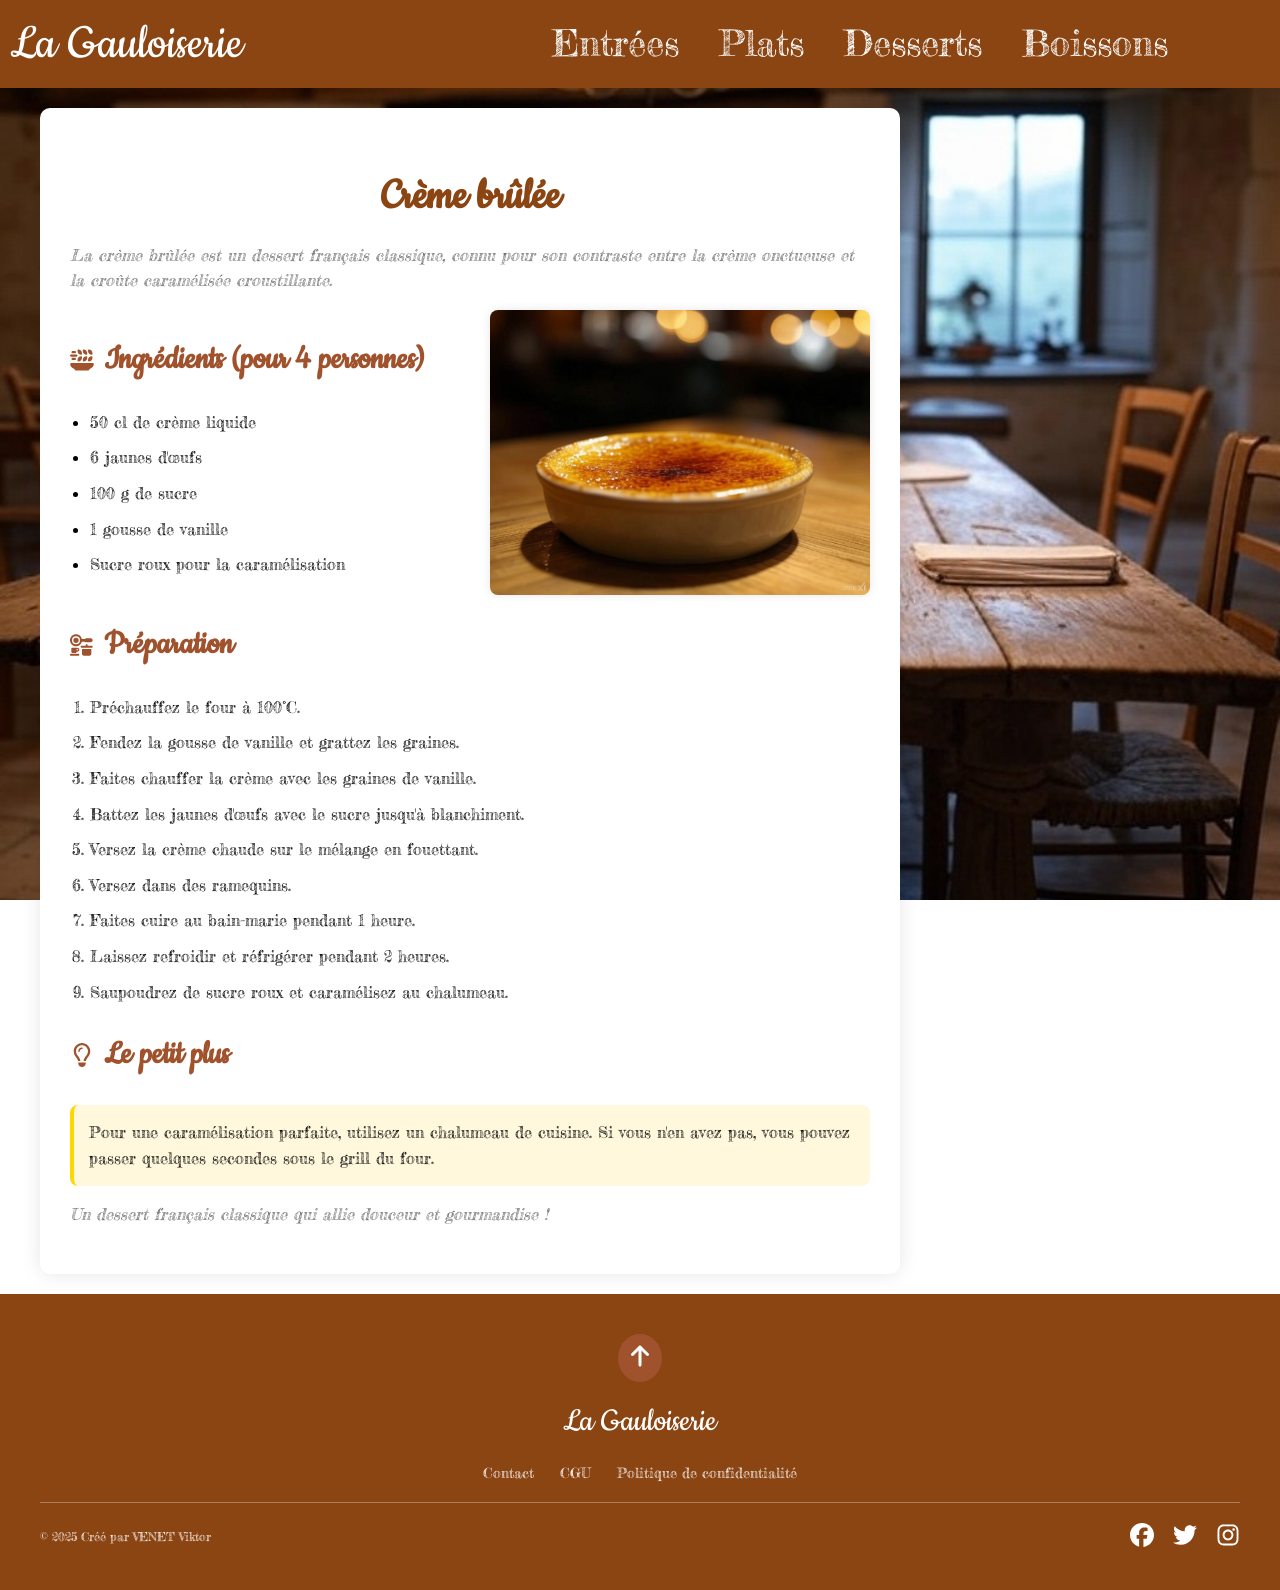
<file: creme.html>
<!DOCTYPE html>
<html lang="fr">
<head>
    <meta charset="UTF-8">
    <meta name="viewport" content="width=device-width, initial-scale=1.0">
    <title>La Gauloiserie - Recettes du Terroir</title>
    <link rel="preconnect" href="https://fonts.googleapis.com">
    <link rel="preconnect" href="https://fonts.gstatic.com" crossorigin>
    <link href="https://fonts.googleapis.com/css2?family=Cookie&display=swap" rel="stylesheet">
    <link rel="preconnect" href="https://fonts.googleapis.com">
    <link rel="preconnect" href="https://fonts.gstatic.com" crossorigin>
    <link href="https://fonts.googleapis.com/css2?family=Croissant+One&family=Fredericka+the+Great&family=Merriweather:ital,wght@0,300;0,400;0,700;0,900;1,300;1,400;1,700;1,900&family=Mountains+of+Christmas:wght@400;700&family=Roboto:ital,wght@0,100;0,300;0,400;0,500;0,700;0,900;1,100;1,300;1,400;1,500;1,700;1,900&display=swap" rel="stylesheet">
    <link rel="stylesheet" href="styles.css">
    <link rel="stylesheet" href="banner.css">
</head>
<body>
    <nav class="navbar">
        <div class="logo" id="site-logo"><a href="index.html">La Gauloiserie</a></div>
        <ul class="menu" id="main-menu">
            <li class="menu-item" id="menu-entrees">
                <a href="#">Entrées</a>
                <ul class="submenu">
                    <li class="submenu-item" id="item-terrine" style="background-image: url('images/entree/terrine.jpg');">
                        <a href="terrine.html">Terrine de campagne</a>
                    </li>
                    <li class="submenu-item" id="item-soupe" style="background-image: url('images/entree/soupe.jpg');">
                        <a href="soupe.html">Soupe à l'oignon</a>
                    </li>
                    <li class="submenu-item" id="item-salade" style="background-image: url('images/entree/salade.jpg');">
                        <a href="salade.html">Salade de chèvre chaud</a>
                    </li>
                </ul>
            </li>
            <li class="menu-item" id="menu-plats">
                <a href="#">Plats</a>
                <ul class="submenu">
                    <li class="submenu-item" id="item-boeuf" style="background-image: url('images/plat/boeuf.jpg');">
                        <a href="boeuf.html">Boeuf bourguignon</a>
                    </li>
                    <li class="submenu-item" id="item-cassoulet" style="background-image: url('images/plat/cassoulet.jpg');">
                        <a href="cassoulet.html">Cassoulet</a>
                    </li>
                    <li class="submenu-item" id="item-coq" style="background-image: url('images/plat/coq.jpg');">
                        <a href="coq.html">Coq au vin</a>
                    </li>
                </ul>
            </li>
            <li class="menu-item" id="menu-desserts">
                <a href="#">Desserts</a>
                <ul class="submenu">
                    <li class="submenu-item" id="item-tarte" style="background-image: url('images/dessert/tarte.jpg');">
                        <a href="tarte.html">Tarte Tatin</a>
                    </li>
                    <li class="submenu-item" id="item-creme" style="background-image: url('images/dessert/creme.jpg');">
                        <a href="creme.html">Crème brûlée</a>
                    </li>
                    <li class="submenu-item" id="item-baba" style="background-image: url('images/dessert/baba.jpg');">
                        <a href="baba.html">Baba au rhum</a>
                    </li>
                </ul>
            </li>
            <li class="menu-item" id="menu-boissons">
                <a href="#">Boissons</a>
                <ul class="submenu">
                    <li class="submenu-item" id="item-cidre" style="background-image: url('images/boisson/cidre.jpg');">
                        <a href="cidre.html">Cidre artisanal</a>
                    </li>
                    <li class="submenu-item" id="item-vin" style="background-image: url('images/boisson/vin.jpg');">
                        <a href="vin.html">Vin rouge</a>
                    </li>
                    <li class="submenu-item" id="item-limonade" style="background-image: url('images/boisson/limonade.jpg');">
                        <a href="limonade.html">Limonade maison</a>
                    </li>
                </ul>
            </li>
        </ul>
    </nav>

    <div class="content-wrapper">
        <div class="recipe-container">
            <h1 class="recipe-title">Crème brûlée</h1>
            <p class="recipe-intro">La crème brûlée est un dessert français classique, connu pour son contraste entre la crème onctueuse et la croûte caramélisée croustillante.</p>

            <div class="recipe-main-content">
                <div class="recipe-ingredients-section">
                    <h2 class="section-title"><svg xmlns="http://www.w3.org/2000/svg" viewBox="0 0 512 512"><path d="M176 32c44.2 0 80 35.8 80 80l0 16c0 8.8-7.2 16-16 16c-44.2 0-80-35.8-80-80l0-16c0-8.8 7.2-16 16-16zM56 64l48 0c13.3 0 24 10.7 24 24s-10.7 24-24 24l-48 0c-13.3 0-24-10.7-24-24s10.7-24 24-24zM24 136l112 0c13.3 0 24 10.7 24 24s-10.7 24-24 24L24 184c-13.3 0-24-10.7-24-24s10.7-24 24-24zm8 96c0-13.3 10.7-24 24-24l48 0c13.3 0 24 10.7 24 24s-10.7 24-24 24l-48 0c-13.3 0-24-10.7-24-24zM272 48c0-8.8 7.2-16 16-16c44.2 0 80 35.8 80 80l0 16c0 8.8-7.2 16-16 16c-44.2 0-80-35.8-80-80l0-16zM400 32c44.2 0 80 35.8 80 80l0 16c0 8.8-7.2 16-16 16c-44.2 0-80-35.8-80-80l0-16c0-8.8 7.2-16 16-16zm80 160l0 16c0 44.2-35.8 80-80 80c-8.8 0-16-7.2-16-16l0-16c0-44.2 35.8-80 80-80c8.8 0 16 7.2 16 16zM352 176c8.8 0 16 7.2 16 16l0 16c0 44.2-35.8 80-80 80c-8.8 0-16-7.2-16-16l0-16c0-44.2 35.8-80 80-80zm-96 16l0 16c0 44.2-35.8 80-80 80c-8.8 0-16-7.2-16-16l0-16c0-44.2 35.8-80 80-80c8.8 0 16 7.2 16 16zM3.5 347.6C1.6 332.9 13 320 27.8 320l456.4 0c14.8 0 26.2 12.9 24.4 27.6C502.3 397.8 464.2 437 416 446l0 2c0 17.7-14.3 32-32 32l-256 0c-17.7 0-32-14.3-32-32l0-2c-48.2-9-86.3-48.2-92.5-98.4z"/></svg> Ingrédients (pour 4 personnes)</h2>
                    <ul class="ingredients-list">
                        <li>50 cl de crème liquide</li>
                        <li>6 jaunes d'œufs</li>
                        <li>100 g de sucre</li>
                        <li>1 gousse de vanille</li>
                        <li>Sucre roux pour la caramélisation</li>
                    </ul>
                </div>
                <div class="recipe-image">
                    <img src="images/dessert/creme.jpg" alt="Crème brûlée" class="dish-image">
                </div>
            </div>
            
            <div class="recipe-preparation-section">
                <h2 class="section-title"><svg xmlns="http://www.w3.org/2000/svg" viewBox="0 0 576 512"><path d="M240 144A96 96 0 1 0 48 144a96 96 0 1 0 192 0zm44.4 32C269.9 240.1 212.5 288 144 288C64.5 288 0 223.5 0 144S64.5 0 144 0c68.5 0 125.9 47.9 140.4 112l71.8 0c8.8-9.8 21.6-16 35.8-16l104 0c26.5 0 48 21.5 48 48s-21.5 48-48 48l-104 0c-14.2 0-27-6.2-35.8-16l-71.8 0zM144 80a64 64 0 1 1 0 128 64 64 0 1 1 0-128zM400 240c13.3 0 24 10.7 24 24l0 8 96 0c13.3 0 24 10.7 24 24s-10.7 24-24 24l-240 0c-13.3 0-24-10.7-24-24s10.7-24 24-24l96 0 0-8c0-13.3 10.7-24 24-24zM288 464l0-112 224 0 0 112c0 26.5-21.5 48-48 48l-128 0c-26.5 0-48-21.5-48-48zM48 320l80 0 16 0 32 0c26.5 0 48 21.5 48 48s-21.5 48-48 48l-16 0c0 17.7-14.3 32-32 32l-64 0c-17.7 0-32-14.3-32-32l0-80c0-8.8 7.2-16 16-16zm128 64c8.8 0 16-7.2 16-16s-7.2-16-16-16l-16 0 0 32 16 0zM24 464l176 0c13.3 0 24 10.7 24 24s-10.7 24-24 24L24 512c-13.3 0-24-10.7-24-24s10.7-24 24-24z"/></svg> Préparation</h2>
                <ol class="preparation-steps">
                    <li>Préchauffez le four à 100°C.</li>
                    <li>Fendez la gousse de vanille et grattez les graines.</li>
                    <li>Faites chauffer la crème avec les graines de vanille.</li>
                    <li>Battez les jaunes d'œufs avec le sucre jusqu'à blanchiment.</li>
                    <li>Versez la crème chaude sur le mélange en fouettant.</li>
                    <li>Versez dans des ramequins.</li>
                    <li>Faites cuire au bain-marie pendant 1 heure.</li>
                    <li>Laissez refroidir et réfrigérer pendant 2 heures.</li>
                    <li>Saupoudrez de sucre roux et caramélisez au chalumeau.</li>
                </ol>
            </div>
            
            <div class="recipe-tips-section">
                <h2 class="section-title"><svg xmlns="http://www.w3.org/2000/svg" viewBox="0 0 384 512"><path d="M297.2 248.9C311.6 228.3 320 203.2 320 176c0-70.7-57.3-128-128-128S64 105.3 64 176c0 27.2 8.4 52.3 22.8 72.9c3.7 5.3 8.1 11.3 12.8 17.7c0 0 0 0 0 0c12.9 17.7 28.3 38.9 39.8 59.8c10.4 19 15.7 38.8 18.3 57.5L109 384c-2.2-12-5.9-23.7-11.8-34.5c-9.9-18-22.2-34.9-34.5-51.8c0 0 0 0 0 0s0 0 0 0c-5.2-7.1-10.4-14.2-15.4-21.4C27.6 247.9 16 213.3 16 176C16 78.8 94.8 0 192 0s176 78.8 176 176c0 37.3-11.6 71.9-31.4 100.3c-5 7.2-10.2 14.3-15.4 21.4c0 0 0 0 0 0s0 0 0 0c-12.3 16.8-24.6 33.7-34.5 51.8c-5.9 10.8-9.6 22.5-11.8 34.5l-48.6 0c2.6-18.7 7.9-38.6 18.3-57.5c11.5-20.9 26.9-42.1 39.8-59.8c0 0 0 0 0 0s0 0 0 0s0 0 0 0c4.7-6.4 9-12.4 12.7-17.7zM192 128c-26.5 0-48 21.5-48 48c0 8.8-7.2 16-16 16s-16-7.2-16-16c0-44.2 35.8-80 80-80c8.8 0 16 7.2 16 16s-7.2 16-16 16zm0 384c-44.2 0-80-35.8-80-80l0-16 160 0 0 16c0 44.2-35.8 80-80 80z"/></svg> Le petit plus</h2>
                <p class="tips-content">Pour une caramélisation parfaite, utilisez un chalumeau de cuisine. Si vous n'en avez pas, vous pouvez passer quelques secondes sous le grill du four.</p>
            </div>
            
            <p class="recipe-conclusion">Un dessert français classique qui allie douceur et gourmandise !</p>
        </div>
        </div>

    <footer class="site-footer">
        <div class="footer-content">
            <a href="#top" class="scroll-top">
                <svg xmlns="http://www.w3.org/2000/svg" viewBox="0 0 384 512"><!--!Font Awesome Free 6.7.2 by @fontawesome - https://fontawesome.com License - https://fontawesome.com/license/free Copyright 2025 Fonticons, Inc.--><path d="M214.6 41.4c-12.5-12.5-32.8-12.5-45.3 0l-160 160c-12.5 12.5-12.5 32.8 0 45.3s32.8 12.5 45.3 0L160 141.2 160 448c0 17.7 14.3 32 32 32s32-14.3 32-32l0-306.7L329.4 246.6c12.5 12.5 32.8 12.5 45.3 0s12.5-32.8 0-45.3l-160-160z"/></svg>
            </a>
            <div class="footer-logo"><a href="index.html">La Gauloiserie</a></div>
            <nav class="footer-nav">
                <a href="#">Contact</a>
                <a href="#">CGU</a>
                <a href="#">Politique de confidentialité</a>
            </nav>
            <hr class="footer-separator">
            <div class="footer-bottom">
                <div class="copyright">© 2025 Créé par VENET Viktor</div>
                <div class="social-links">
                    <a href="#" class="facebook">
                        <svg xmlns="http://www.w3.org/2000/svg" viewBox="0 0 512 512"><!--!Font Awesome Free 6.7.2 by @fontawesome - https://fontawesome.com License - https://fontawesome.com/license/free Copyright 2025 Fonticons, Inc.--><path d="M512 256C512 114.6 397.4 0 256 0S0 114.6 0 256C0 376 82.7 476.8 194.2 504.5V334.2H141.4V256h52.8V222.3c0-87.1 39.4-127.5 125-127.5c16.2 0 44.2 3.2 55.7 6.4V172c-6-.6-16.5-1-29.6-1c-42 0-58.2 15.9-58.2 57.2V256h83.6l-14.4 78.2H287V510.1C413.8 494.8 512 386.9 512 256h0z"/></svg>
                    </a>
                    <a href="#" class="twitter">
                        <svg xmlns="http://www.w3.org/2000/svg" viewBox="0 0 512 512"><!--!Font Awesome Free 6.7.2 by @fontawesome - https://fontawesome.com License - https://fontawesome.com/license/free Copyright 2025 Fonticons, Inc.--><path d="M459.4 151.7c.3 4.5 .3 9.1 .3 13.6 0 138.7-105.6 298.6-298.6 298.6-59.5 0-114.7-17.2-161.1-47.1 8.4 1 16.6 1.3 25.3 1.3 49.1 0 94.2-16.6 130.3-44.8-46.1-1-84.8-31.2-98.1-72.8 6.5 1 13 1.6 19.8 1.6 9.4 0 18.8-1.3 27.6-3.6-48.1-9.7-84.1-52-84.1-103v-1.3c14 7.8 30.2 12.7 47.4 13.3-28.3-18.8-46.8-51-46.8-87.4 0-19.5 5.2-37.4 14.3-53 51.7 63.7 129.3 105.3 216.4 109.8-1.6-7.8-2.6-15.9-2.6-24 0-57.8 46.8-104.9 104.9-104.9 30.2 0 57.5 12.7 76.7 33.1 23.7-4.5 46.5-13.3 66.6-25.3-7.8 24.4-24.4 44.8-46.1 57.8 21.1-2.3 41.6-8.1 60.4-16.2-14.3 20.8-32.2 39.3-52.6 54.3z"/></svg>
                    </a>
                    <a href="#" class="instagram">
                        <svg xmlns="http://www.w3.org/2000/svg" viewBox="0 0 448 512"><!--!Font Awesome Free 6.7.2 by @fontawesome - https://fontawesome.com License - https://fontawesome.com/license/free Copyright 2025 Fonticons, Inc.--><path d="M224.1 141c-63.6 0-114.9 51.3-114.9 114.9s51.3 114.9 114.9 114.9S339 319.5 339 255.9 287.7 141 224.1 141zm0 189.6c-41.1 0-74.7-33.5-74.7-74.7s33.5-74.7 74.7-74.7 74.7 33.5 74.7 74.7-33.6 74.7-74.7 74.7zm146.4-194.3c0 14.9-12 26.8-26.8 26.8-14.9 0-26.8-12-26.8-26.8s12-26.8 26.8-26.8 26.8 12 26.8 26.8zm76.1 27.2c-1.7-35.9-9.9-67.7-36.2-93.9-26.2-26.2-58-34.4-93.9-36.2-37-2.1-147.9-2.1-184.9 0-35.8 1.7-67.6 9.9-93.9 36.1s-34.4 58-36.2 93.9c-2.1 37-2.1 147.9 0 184.9 1.7 35.9 9.9 67.7 36.2 93.9s58 34.4 93.9 36.2c37 2.1 147.9 2.1 184.9 0 35.9-1.7 67.7-9.9 93.9-36.2 26.2-26.2 34.4-58 36.2-93.9 2.1-37 2.1-147.8 0-184.8zM398.8 388c-7.8 19.6-22.9 34.7-42.6 42.6-29.5 11.7-99.5 9-132.1 9s-102.7 2.6-132.1-9c-19.6-7.8-34.7-22.9-42.6-42.6-11.7-29.5-9-99.5-9-132.1s-2.6-102.7 9-132.1c7.8-19.6 22.9-34.7 42.6-42.6 29.5-11.7 99.5-9 132.1-9s102.7-2.6 132.1 9c19.6 7.8 34.7 22.9 42.6 42.6 11.7 29.5 9 99.5 9 132.1s2.7 102.7-9 132.1z"/></svg>
                    </a>
                </div>
            </div>
        </div>
    </footer>
</body>
</html>
</file>
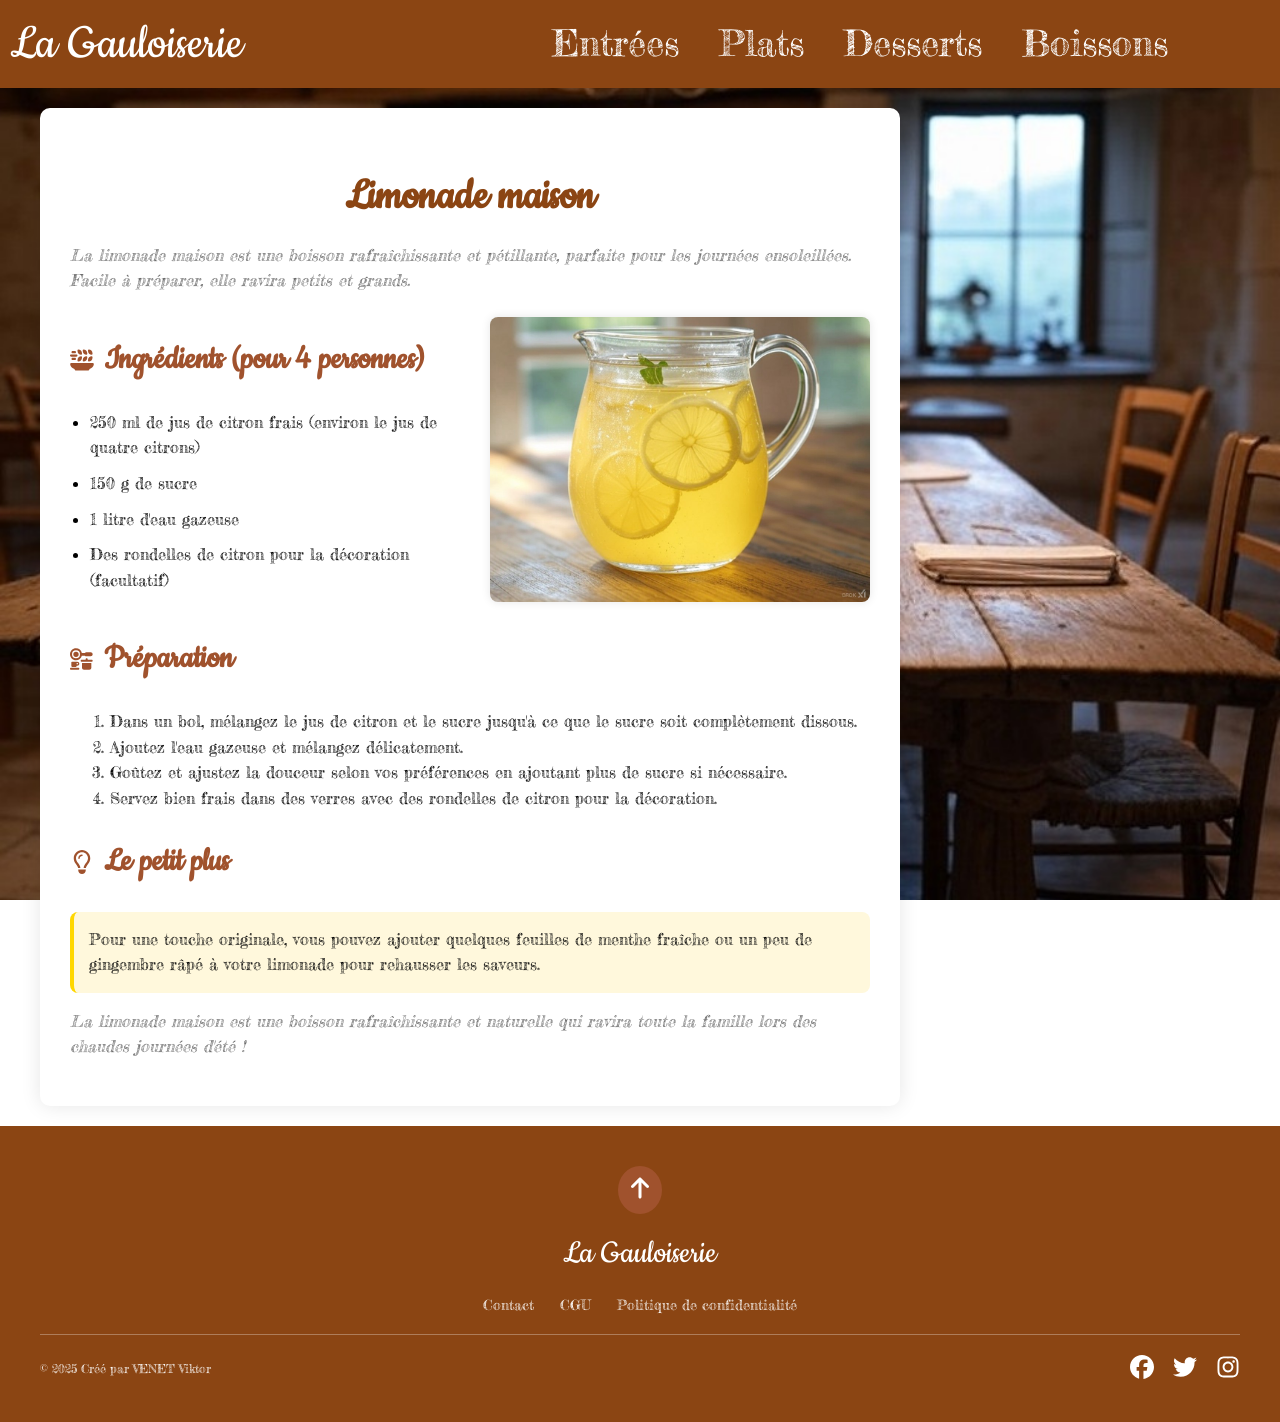
<file: limonade.html>
<!DOCTYPE html>
<html lang="fr">
<head>
    <meta charset="UTF-8">
    <meta name="viewport" content="width=device-width, initial-scale=1.0">
    <title>La Gauloiserie - Recettes du Terroir</title>
    <link rel="preconnect" href="https://fonts.googleapis.com">
    <link rel="preconnect" href="https://fonts.gstatic.com" crossorigin>
    <link href="https://fonts.googleapis.com/css2?family=Cookie&display=swap" rel="stylesheet">
    <link rel="preconnect" href="https://fonts.googleapis.com">
    <link rel="preconnect" href="https://fonts.gstatic.com" crossorigin>
    <link href="https://fonts.googleapis.com/css2?family=Croissant+One&family=Fredericka+the+Great&family=Merriweather:ital,wght@0,300;0,400;0,700;0,900;1,300;1,400;1,700;1,900&family=Mountains+of+Christmas:wght@400;700&family=Roboto:ital,wght@0,100;0,300;0,400;0,500;0,700;0,900;1,100;1,300;1,400;1,500;1,700;1,900&display=swap" rel="stylesheet">
    <link rel="stylesheet" href="styles.css">
    <link rel="stylesheet" href="banner.css">
</head>
<body>
    <nav class="navbar">
        <div class="logo" id="site-logo"><a href="index.html"><a href="index.html">La Gauloiserie</a></a></div>
        <ul class="menu" id="main-menu">
            <li class="menu-item" id="menu-entrees">
                <a href="#">Entrées</a>
                <ul class="submenu">
                    <li class="submenu-item" id="item-terrine" style="background-image: url('images/entree/terrine.jpg');">
                        <a href="terrine.html">Terrine de campagne</a>
                    </li>
                    <li class="submenu-item" id="item-soupe" style="background-image: url('images/entree/soupe.jpg');">
                        <a href="soupe.html">Soupe à l'oignon</a>
                    </li>
                    <li class="submenu-item" id="item-salade" style="background-image: url('images/entree/salade.jpg');">
                        <a href="salade.html">Salade de chèvre chaud</a>
                    </li>
                </ul>
            </li>
            <li class="menu-item" id="menu-plats">
                <a href="#">Plats</a>
                <ul class="submenu">
                    <li class="submenu-item" id="item-boeuf" style="background-image: url('images/plat/boeuf.jpg');">
                        <a href="boeuf.html">Boeuf bourguignon</a>
                    </li>
                    <li class="submenu-item" id="item-cassoulet" style="background-image: url('images/plat/cassoulet.jpg');">
                        <a href="cassoulet.html">Cassoulet</a>
                    </li>
                    <li class="submenu-item" id="item-coq" style="background-image: url('images/plat/coq.jpg');">
                        <a href="coq.html">Coq au vin</a>
                    </li>
                </ul>
            </li>
            <li class="menu-item" id="menu-desserts">
                <a href="#">Desserts</a>
                <ul class="submenu">
                    <li class="submenu-item" id="item-tarte" style="background-image: url('images/dessert/tarte.jpg');">
                        <a href="tarte.html">Tarte Tatin</a>
                    </li>
                    <li class="submenu-item" id="item-creme" style="background-image: url('images/dessert/creme.jpg');">
                        <a href="creme.html">Crème brûlée</a>
                    </li>
                    <li class="submenu-item" id="item-baba" style="background-image: url('images/dessert/baba.jpg');">
                        <a href="baba.html">Baba au rhum</a>
                    </li>
                </ul>
            </li>
            <li class="menu-item" id="menu-boissons">
                <a href="#">Boissons</a>
                <ul class="submenu">
                    <li class="submenu-item" id="item-cidre" style="background-image: url('images/boisson/cidre.jpg');">
                        <a href="cidre.html">Cidre artisanal</a>
                    </li>
                    <li class="submenu-item" id="item-vin" style="background-image: url('images/boisson/vin.jpg');">
                        <a href="vin.html">Vin rouge</a>
                    </li>
                    <li class="submenu-item" id="item-limonade" style="background-image: url('images/boisson/limonade.jpg');">
                        <a href="limonade.html">Limonade maison</a>
                    </li>
                </ul>
            </li>
        </ul>
    </nav>

    <div class="content-wrapper">
        <div class="recipe-container">
            <h1 class="recipe-title">Limonade maison</h1>
            <p class="recipe-intro">La limonade maison est une boisson rafraîchissante et pétillante, parfaite pour les journées ensoleillées. Facile à préparer, elle ravira petits et grands.</p>

            <div class="recipe-main-content">
                <div class="recipe-ingredients-section">
                    <h2 class="section-title"><svg xmlns="http://www.w3.org/2000/svg" viewBox="0 0 512 512"><path d="M176 32c44.2 0 80 35.8 80 80l0 16c0 8.8-7.2 16-16 16c-44.2 0-80-35.8-80-80l0-16c0-8.8 7.2-16 16-16zM56 64l48 0c13.3 0 24 10.7 24 24s-10.7 24-24 24l-48 0c-13.3 0-24-10.7-24-24s10.7-24 24-24zM24 136l112 0c13.3 0 24 10.7 24 24s-10.7 24-24 24L24 184c-13.3 0-24-10.7-24-24s10.7-24 24-24zm8 96c0-13.3 10.7-24 24-24l48 0c13.3 0 24 10.7 24 24s-10.7 24-24 24l-48 0c-13.3 0-24-10.7-24-24zM272 48c0-8.8 7.2-16 16-16c44.2 0 80 35.8 80 80l0 16c0 8.8-7.2 16-16 16c-44.2 0-80-35.8-80-80l0-16zM400 32c44.2 0 80 35.8 80 80l0 16c0 8.8-7.2 16-16 16c-44.2 0-80-35.8-80-80l0-16c0-8.8 7.2-16 16-16zm80 160l0 16c0 44.2-35.8 80-80 80c-8.8 0-16-7.2-16-16l0-16c0-44.2 35.8-80 80-80c8.8 0 16 7.2 16 16zM352 176c8.8 0 16 7.2 16 16l0 16c0 44.2-35.8 80-80 80c-8.8 0-16-7.2-16-16l0-16c0-44.2 35.8-80 80-80zm-96 16l0 16c0 44.2-35.8 80-80 80c-8.8 0-16-7.2-16-16l0-16c0-44.2 35.8-80 80-80c8.8 0 16 7.2 16 16zM3.5 347.6C1.6 332.9 13 320 27.8 320l456.4 0c14.8 0 26.2 12.9 24.4 27.6C502.3 397.8 464.2 437 416 446l0 2c0 17.7-14.3 32-32 32l-256 0c-17.7 0-32-14.3-32-32l0-2c-48.2-9-86.3-48.2-92.5-98.4z"/></svg> Ingrédients (pour 4 personnes)</h2>
                    <ul class="ingredients-list">
                        <li>250 ml de jus de citron frais (environ le jus de quatre citrons)</li>
                        <li>150 g de sucre</li>
                        <li>1 litre d'eau gazeuse</li>
                        <li>Des rondelles de citron pour la décoration (facultatif)</li>
                    </ul>
                </div>
                <div class="recipe-image">
                    <img src="images/boisson/limonade.jpg" alt="Limonade maison" class="dish-image">
                </div>
            </div>
            
            <div class="recipe-preparation-section">
                <h2 class="section-title"><svg xmlns="http://www.w3.org/2000/svg" viewBox="0 0 576 512"><path d="M240 144A96 96 0 1 0 48 144a96 96 0 1 0 192 0zm44.4 32C269.9 240.1 212.5 288 144 288C64.5 288 0 223.5 0 144S64.5 0 144 0c68.5 0 125.9 47.9 140.4 112l71.8 0c8.8-9.8 21.6-16 35.8-16l104 0c26.5 0 48 21.5 48 48s-21.5 48-48 48l-104 0c-14.2 0-27-6.2-35.8-16l-71.8 0zM144 80a64 64 0 1 1 0 128 64 64 0 1 1 0-128zM400 240c13.3 0 24 10.7 24 24l0 8 96 0c13.3 0 24 10.7 24 24s-10.7 24-24 24l-240 0c-13.3 0-24-10.7-24-24s10.7-24 24-24l96 0 0-8c0-13.3 10.7-24 24-24zM288 464l0-112 224 0 0 112c0 26.5-21.5 48-48 48l-128 0c-26.5 0-48-21.5-48-48zM48 320l80 0 16 0 32 0c26.5 0 48 21.5 48 48s-21.5 48-48 48l-16 0c0 17.7-14.3 32-32 32l-64 0c-17.7 0-32-14.3-32-32l0-80c0-8.8 7.2-16 16-16zm128 64c8.8 0 16-7.2 16-16s-7.2-16-16-16l-16 0 0 32 16 0zM24 464l176 0c13.3 0 24 10.7 24 24s-10.7 24-24 24L24 512c-13.3 0-24-10.7-24-24s10.7-24 24-24z"/></svg> Préparation</h2>
                <ol class="preparation-stpes">
                    <li>Dans un bol, mélangez le jus de citron et le sucre jusqu'à ce que le sucre soit complètement dissous.</li>
                    <li>Ajoutez l'eau gazeuse et mélangez délicatement.</li>
                    <li>Goûtez et ajustez la douceur selon vos préférences en ajoutant plus de sucre si nécessaire.</li>
                    <li>Servez bien frais dans des verres avec des rondelles de citron pour la décoration.</li>
                </ol>
            </div>
            
            <div class="recipe-tips-section">
                <h2 class="section-title"><svg xmlns="http://www.w3.org/2000/svg" viewBox="0 0 384 512"><path d="M297.2 248.9C311.6 228.3 320 203.2 320 176c0-70.7-57.3-128-128-128S64 105.3 64 176c0 27.2 8.4 52.3 22.8 72.9c3.7 5.3 8.1 11.3 12.8 17.7c0 0 0 0 0 0c12.9 17.7 28.3 38.9 39.8 59.8c10.4 19 15.7 38.8 18.3 57.5L109 384c-2.2-12-5.9-23.7-11.8-34.5c-9.9-18-22.2-34.9-34.5-51.8c0 0 0 0 0 0s0 0 0 0c-5.2-7.1-10.4-14.2-15.4-21.4C27.6 247.9 16 213.3 16 176C16 78.8 94.8 0 192 0s176 78.8 176 176c0 37.3-11.6 71.9-31.4 100.3c-5 7.2-10.2 14.3-15.4 21.4c0 0 0 0 0 0s0 0 0 0c-12.3 16.8-24.6 33.7-34.5 51.8c-5.9 10.8-9.6 22.5-11.8 34.5l-48.6 0c2.6-18.7 7.9-38.6 18.3-57.5c11.5-20.9 26.9-42.1 39.8-59.8c0 0 0 0 0 0s0 0 0 0s0 0 0 0c4.7-6.4 9-12.4 12.7-17.7zM192 128c-26.5 0-48 21.5-48 48c0 8.8-7.2 16-16 16s-16-7.2-16-16c0-44.2 35.8-80 80-80c8.8 0 16 7.2 16 16s-7.2 16-16 16zm0 384c-44.2 0-80-35.8-80-80l0-16 160 0 0 16c0 44.2-35.8 80-80 80z"/></svg> Le petit plus</h2>
                <p class="tips-content">Pour une touche originale, vous pouvez ajouter quelques feuilles de menthe fraîche ou un peu de gingembre râpé à votre limonade pour rehausser les saveurs.</p>
            </div>
            
            <p class="recipe-conclusion">La limonade maison est une boisson rafraîchissante et naturelle qui ravira toute la famille lors des chaudes journées d'été !</p>
        </div>
        </div>

    <footer class="site-footer">
        <div class="footer-content">
            <a href="#top" class="scroll-top">
                <svg xmlns="http://www.w3.org/2000/svg" viewBox="0 0 384 512"><!--!Font Awesome Free 6.7.2 by @fontawesome - https://fontawesome.com License - https://fontawesome.com/license/free Copyright 2025 Fonticons, Inc.--><path d="M214.6 41.4c-12.5-12.5-32.8-12.5-45.3 0l-160 160c-12.5 12.5-12.5 32.8 0 45.3s32.8 12.5 45.3 0L160 141.2 160 448c0 17.7 14.3 32 32 32s32-14.3 32-32l0-306.7L329.4 246.6c12.5 12.5 32.8 12.5 45.3 0s12.5-32.8 0-45.3l-160-160z"/></svg>
            </a>
            <div class="footer-logo"><a href="index.html"><a href="index.html">La Gauloiserie</a></a></div>
            <nav class="footer-nav">
                <a href="#">Contact</a>
                <a href="#">CGU</a>
                <a href="#">Politique de confidentialité</a>
            </nav>
            <hr class="footer-separator">
            <div class="footer-bottom">
                <div class="copyright">© 2025 Créé par VENET Viktor</div>
                <div class="social-links">
                    <a href="#" class="facebook">
                        <svg xmlns="http://www.w3.org/2000/svg" viewBox="0 0 512 512"><!--!Font Awesome Free 6.7.2 by @fontawesome - https://fontawesome.com License - https://fontawesome.com/license/free Copyright 2025 Fonticons, Inc.--><path d="M512 256C512 114.6 397.4 0 256 0S0 114.6 0 256C0 376 82.7 476.8 194.2 504.5V334.2H141.4V256h52.8V222.3c0-87.1 39.4-127.5 125-127.5c16.2 0 44.2 3.2 55.7 6.4V172c-6-.6-16.5-1-29.6-1c-42 0-58.2 15.9-58.2 57.2V256h83.6l-14.4 78.2H287V510.1C413.8 494.8 512 386.9 512 256h0z"/></svg>
                    </a>
                    <a href="#" class="twitter">
                        <svg xmlns="http://www.w3.org/2000/svg" viewBox="0 0 512 512"><!--!Font Awesome Free 6.7.2 by @fontawesome - https://fontawesome.com License - https://fontawesome.com/license/free Copyright 2025 Fonticons, Inc.--><path d="M459.4 151.7c.3 4.5 .3 9.1 .3 13.6 0 138.7-105.6 298.6-298.6 298.6-59.5 0-114.7-17.2-161.1-47.1 8.4 1 16.6 1.3 25.3 1.3 49.1 0 94.2-16.6 130.3-44.8-46.1-1-84.8-31.2-98.1-72.8 6.5 1 13 1.6 19.8 1.6 9.4 0 18.8-1.3 27.6-3.6-48.1-9.7-84.1-52-84.1-103v-1.3c14 7.8 30.2 12.7 47.4 13.3-28.3-18.8-46.8-51-46.8-87.4 0-19.5 5.2-37.4 14.3-53 51.7 63.7 129.3 105.3 216.4 109.8-1.6-7.8-2.6-15.9-2.6-24 0-57.8 46.8-104.9 104.9-104.9 30.2 0 57.5 12.7 76.7 33.1 23.7-4.5 46.5-13.3 66.6-25.3-7.8 24.4-24.4 44.8-46.1 57.8 21.1-2.3 41.6-8.1 60.4-16.2-14.3 20.8-32.2 39.3-52.6 54.3z"/></svg>
                    </a>
                    <a href="#" class="instagram">
                        <svg xmlns="http://www.w3.org/2000/svg" viewBox="0 0 448 512"><!--!Font Awesome Free 6.7.2 by @fontawesome - https://fontawesome.com License - https://fontawesome.com/license/free Copyright 2025 Fonticons, Inc.--><path d="M224.1 141c-63.6 0-114.9 51.3-114.9 114.9s51.3 114.9 114.9 114.9S339 319.5 339 255.9 287.7 141 224.1 141zm0 189.6c-41.1 0-74.7-33.5-74.7-74.7s33.5-74.7 74.7-74.7 74.7 33.5 74.7 74.7-33.6 74.7-74.7 74.7zm146.4-194.3c0 14.9-12 26.8-26.8 26.8-14.9 0-26.8-12-26.8-26.8s12-26.8 26.8-26.8 26.8 12 26.8 26.8zm76.1 27.2c-1.7-35.9-9.9-67.7-36.2-93.9-26.2-26.2-58-34.4-93.9-36.2-37-2.1-147.9-2.1-184.9 0-35.8 1.7-67.6 9.9-93.9 36.1s-34.4 58-36.2 93.9c-2.1 37-2.1 147.9 0 184.9 1.7 35.9 9.9 67.7 36.2 93.9s58 34.4 93.9 36.2c37 2.1 147.9 2.1 184.9 0 35.9-1.7 67.7-9.9 93.9-36.2 26.2-26.2 34.4-58 36.2-93.9 2.1-37 2.1-147.8 0-184.8zM398.8 388c-7.8 19.6-22.9 34.7-42.6 42.6-29.5 11.7-99.5 9-132.1 9s-102.7 2.6-132.1-9c-19.6-7.8-34.7-22.9-42.6-42.6-11.7-29.5-9-99.5-9-132.1s-2.6-102.7 9-132.1c7.8-19.6 22.9-34.7 42.6-42.6 29.5-11.7 99.5-9 132.1-9s102.7-2.6 132.1 9c19.6 7.8 34.7 22.9 42.6 42.6 11.7 29.5 9 99.5 9 132.1s2.7 102.7-9 132.1z"/></svg>
                    </a>
                </div>
            </div>
        </div>
    </footer>
</body>
</html>
</file>
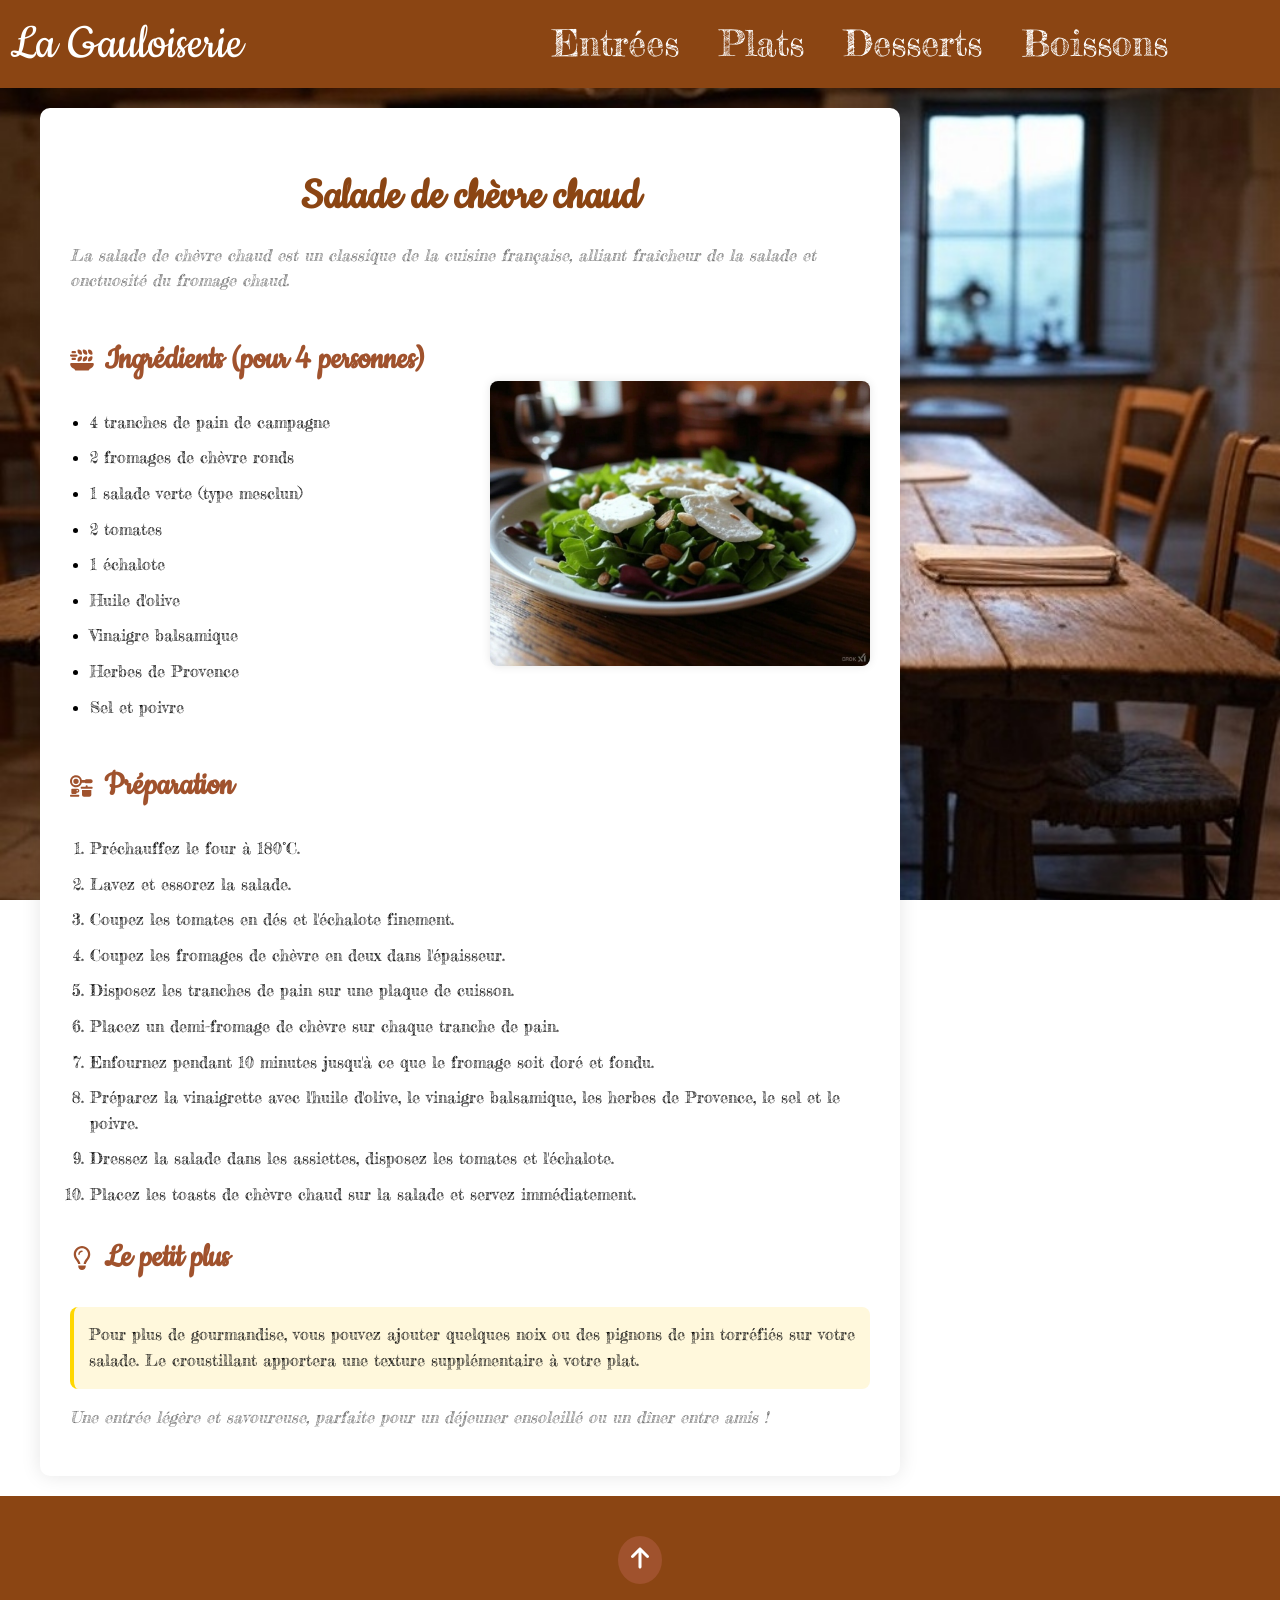
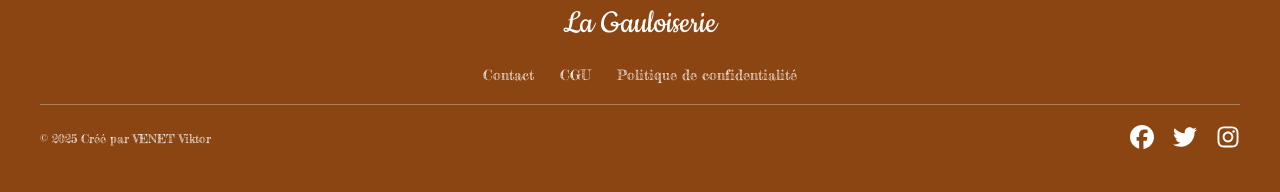
<file: salade.html>
<!DOCTYPE html>
<html lang="fr">
<head>
    <meta charset="UTF-8">
    <meta name="viewport" content="width=device-width, initial-scale=1.0">
    <title>La Gauloiserie - Recettes du Terroir</title>
    <link rel="preconnect" href="https://fonts.googleapis.com">
    <link rel="preconnect" href="https://fonts.gstatic.com" crossorigin>
    <link href="https://fonts.googleapis.com/css2?family=Cookie&display=swap" rel="stylesheet">
    <link rel="preconnect" href="https://fonts.googleapis.com">
    <link rel="preconnect" href="https://fonts.gstatic.com" crossorigin>
    <link href="https://fonts.googleapis.com/css2?family=Croissant+One&family=Fredericka+the+Great&family=Merriweather:ital,wght@0,300;0,400;0,700;0,900;1,300;1,400;1,700;1,900&family=Mountains+of+Christmas:wght@400;700&family=Roboto:ital,wght@0,100;0,300;0,400;0,500;0,700;0,900;1,100;1,300;1,400;1,500;1,700;1,900&display=swap" rel="stylesheet">
    <link rel="stylesheet" href="styles.css">
</head>
<body>
    <nav class="navbar">
        <div class="logo" id="site-logo"><a href="index.html">La Gauloiserie</a></div>
        <ul class="menu" id="main-menu">
            <li class="menu-item" id="menu-entrees">
                <a href="#">Entrées</a>
                <ul class="submenu">
                    <li class="submenu-item" id="item-terrine" style="background-image: url('images/entree/terrine.jpg');">
                        <a href="terrine.html">Terrine de campagne</a>
                    </li>
                    <li class="submenu-item" id="item-soupe" style="background-image: url('images/entree/soupe.jpg');">
                        <a href="soupe.html">Soupe à l'oignon</a>
                    </li>
                    <li class="submenu-item" id="item-salade" style="background-image: url('images/entree/salade.jpg');">
                        <a href="salade.html">Salade de chèvre chaud</a>
                    </li>
                </ul>
            </li>
            <li class="menu-item" id="menu-plats">
                <a href="#">Plats</a>
                <ul class="submenu">
                    <li class="submenu-item" id="item-boeuf" style="background-image: url('images/plat/boeuf.jpg');">
                        <a href="boeuf.html">Boeuf bourguignon</a>
                    </li>
                    <li class="submenu-item" id="item-cassoulet" style="background-image: url('images/plat/cassoulet.jpg');">
                        <a href="cassoulet.html">Cassoulet</a>
                    </li>
                    <li class="submenu-item" id="item-coq" style="background-image: url('images/plat/coq.jpg');">
                        <a href="coq.html">Coq au vin</a>
                    </li>
                </ul>
            </li>
            <li class="menu-item" id="menu-desserts">
                <a href="#">Desserts</a>
                <ul class="submenu">
                    <li class="submenu-item" id="item-tarte" style="background-image: url('images/dessert/tarte.jpg');">
                        <a href="tarte.html">Tarte Tatin</a>
                    </li>
                    <li class="submenu-item" id="item-creme" style="background-image: url('images/dessert/creme.jpg');">
                        <a href="creme.html">Crème brûlée</a>
                    </li>
                    <li class="submenu-item" id="item-baba" style="background-image: url('images/dessert/baba.jpg');">
                        <a href="baba.html">Baba au rhum</a>
                    </li>
                </ul>
            </li>
            <li class="menu-item" id="menu-boissons">
                <a href="#">Boissons</a>
                <ul class="submenu">
                    <li class="submenu-item" id="item-cidre" style="background-image: url('images/boisson/cidre.jpg');">
                        <a href="cidre.html">Cidre artisanal</a>
                    </li>
                    <li class="submenu-item" id="item-vin" style="background-image: url('images/boisson/vin.jpg');">
                        <a href="vin.html">Vin rouge</a>
                    </li>
                    <li class="submenu-item" id="item-limonade" style="background-image: url('images/boisson/limonade.jpg');">
                        <a href="limonade.html">Limonade maison</a>
                    </li>
                </ul>
            </li>
        </ul>
    </nav>

    <div class="content-wrapper">
        <div class="recipe-container">
            <h1 class="recipe-title">Salade de chèvre chaud</h1>
            <p class="recipe-intro">La salade de chèvre chaud est un classique de la cuisine française, alliant fraîcheur de la salade et onctuosité du fromage chaud.</p>
            
            <div class="recipe-main-content">
                <div class="recipe-ingredients-section">
                    <h2 class="section-title"><svg xmlns="http://www.w3.org/2000/svg" viewBox="0 0 512 512"><path d="M176 32c44.2 0 80 35.8 80 80l0 16c0 8.8-7.2 16-16 16c-44.2 0-80-35.8-80-80l0-16c0-8.8 7.2-16 16-16zM56 64l48 0c13.3 0 24 10.7 24 24s-10.7 24-24 24l-48 0c-13.3 0-24-10.7-24-24s10.7-24 24-24zM24 136l112 0c13.3 0 24 10.7 24 24s-10.7 24-24 24L24 184c-13.3 0-24-10.7-24-24s10.7-24 24-24zm8 96c0-13.3 10.7-24 24-24l48 0c13.3 0 24 10.7 24 24s-10.7 24-24 24l-48 0c-13.3 0-24-10.7-24-24zM272 48c0-8.8 7.2-16 16-16c44.2 0 80 35.8 80 80l0 16c0 8.8-7.2 16-16 16c-44.2 0-80-35.8-80-80l0-16zM400 32c44.2 0 80 35.8 80 80l0 16c0 8.8-7.2 16-16 16c-44.2 0-80-35.8-80-80l0-16c0-8.8 7.2-16 16-16zm80 160l0 16c0 44.2-35.8 80-80 80c-8.8 0-16-7.2-16-16l0-16c0-44.2 35.8-80 80-80c8.8 0 16 7.2 16 16zM352 176c8.8 0 16 7.2 16 16l0 16c0 44.2-35.8 80-80 80c-8.8 0-16-7.2-16-16l0-16c0-44.2 35.8-80 80-80zm-96 16l0 16c0 44.2-35.8 80-80 80c-8.8 0-16-7.2-16-16l0-16c0-44.2 35.8-80 80-80c8.8 0 16 7.2 16 16zM3.5 347.6C1.6 332.9 13 320 27.8 320l456.4 0c14.8 0 26.2 12.9 24.4 27.6C502.3 397.8 464.2 437 416 446l0 2c0 17.7-14.3 32-32 32l-256 0c-17.7 0-32-14.3-32-32l0-2c-48.2-9-86.3-48.2-92.5-98.4z"/></svg> Ingrédients (pour 4 personnes)</h2>
                    <ul class="ingredients-list">
                        <li>4 tranches de pain de campagne</li>
                        <li>2 fromages de chèvre ronds</li>
                        <li>1 salade verte (type mesclun)</li>
                        <li>2 tomates</li>
                        <li>1 échalote</li>
                        <li>Huile d'olive</li>
                        <li>Vinaigre balsamique</li>
                        <li>Herbes de Provence</li>
                        <li>Sel et poivre</li>
                    </ul>
                </div>
                <div class="recipe-image">
                    <img src="images/entree/salade.jpg" alt="Salade de chèvre chaud" class="dish-image">
                </div>
            </div>
            
            <div class="recipe-preparation-section">
                <h2 class="section-title"><svg xmlns="http://www.w3.org/2000/svg" viewBox="0 0 576 512"><path d="M240 144A96 96 0 1 0 48 144a96 96 0 1 0 192 0zm44.4 32C269.9 240.1 212.5 288 144 288C64.5 288 0 223.5 0 144S64.5 0 144 0c68.5 0 125.9 47.9 140.4 112l71.8 0c8.8-9.8 21.6-16 35.8-16l104 0c26.5 0 48 21.5 48 48s-21.5 48-48 48l-104 0c-14.2 0-27-6.2-35.8-16l-71.8 0zM144 80a64 64 0 1 1 0 128 64 64 0 1 1 0-128zM400 240c13.3 0 24 10.7 24 24l0 8 96 0c13.3 0 24 10.7 24 24s-10.7 24-24 24l-240 0c-13.3 0-24-10.7-24-24s10.7-24 24-24l96 0 0-8c0-13.3 10.7-24 24-24zM288 464l0-112 224 0 0 112c0 26.5-21.5 48-48 48l-128 0c-26.5 0-48-21.5-48-48zM48 320l80 0 16 0 32 0c26.5 0 48 21.5 48 48s-21.5 48-48 48l-16 0c0 17.7-14.3 32-32 32l-64 0c-17.7 0-32-14.3-32-32l0-80c0-8.8 7.2-16 16-16zm128 64c8.8 0 16-7.2 16-16s-7.2-16-16-16l-16 0 0 32 16 0zM24 464l176 0c13.3 0 24 10.7 24 24s-10.7 24-24 24L24 512c-13.3 0-24-10.7-24-24s10.7-24 24-24z"/></svg> Préparation</h2>
                <ol class="preparation-steps">
                    <li>Préchauffez le four à 180°C.</li>
                    <li>Lavez et essorez la salade.</li>
                    <li>Coupez les tomates en dés et l'échalote finement.</li>
                    <li>Coupez les fromages de chèvre en deux dans l'épaisseur.</li>
                    <li>Disposez les tranches de pain sur une plaque de cuisson.</li>
                    <li>Placez un demi-fromage de chèvre sur chaque tranche de pain.</li>
                    <li>Enfournez pendant 10 minutes jusqu'à ce que le fromage soit doré et fondu.</li>
                    <li>Préparez la vinaigrette avec l'huile d'olive, le vinaigre balsamique, les herbes de Provence, le sel et le poivre.</li>
                    <li>Dressez la salade dans les assiettes, disposez les tomates et l'échalote.</li>
                    <li>Placez les toasts de chèvre chaud sur la salade et servez immédiatement.</li>
                </ol>
            </div>
            
            <div class="recipe-tips-section">
                <h2 class="section-title"><svg xmlns="http://www.w3.org/2000/svg" viewBox="0 0 384 512"><path d="M297.2 248.9C311.6 228.3 320 203.2 320 176c0-70.7-57.3-128-128-128S64 105.3 64 176c0 27.2 8.4 52.3 22.8 72.9c3.7 5.3 8.1 11.3 12.8 17.7c0 0 0 0 0 0c12.9 17.7 28.3 38.9 39.8 59.8c10.4 19 15.7 38.8 18.3 57.5L109 384c-2.2-12-5.9-23.7-11.8-34.5c-9.9-18-22.2-34.9-34.5-51.8c0 0 0 0 0 0s0 0 0 0c-5.2-7.1-10.4-14.2-15.4-21.4C27.6 247.9 16 213.3 16 176C16 78.8 94.8 0 192 0s176 78.8 176 176c0 37.3-11.6 71.9-31.4 100.3c-5 7.2-10.2 14.3-15.4 21.4c0 0 0 0 0 0s0 0 0 0c-12.3 16.8-24.6 33.7-34.5 51.8c-5.9 10.8-9.6 22.5-11.8 34.5l-48.6 0c2.6-18.7 7.9-38.6 18.3-57.5c11.5-20.9 26.9-42.1 39.8-59.8c0 0 0 0 0 0s0 0 0 0s0 0 0 0c4.7-6.4 9-12.4 12.7-17.7zM192 128c-26.5 0-48 21.5-48 48c0 8.8-7.2 16-16 16s-16-7.2-16-16c0-44.2 35.8-80 80-80c8.8 0 16 7.2 16 16s-7.2 16-16 16zm0 384c-44.2 0-80-35.8-80-80l0-16 160 0 0 16c0 44.2-35.8 80-80 80z"/></svg> Le petit plus</h2>
                <p class="tips-content">Pour plus de gourmandise, vous pouvez ajouter quelques noix ou des pignons de pin torréfiés sur votre salade. Le croustillant apportera une texture supplémentaire à votre plat.</p>
            </div>
            
            <p class="recipe-conclusion">Une entrée légère et savoureuse, parfaite pour un déjeuner ensoleillé ou un dîner entre amis !</p>
        </div>
        </div>

    <footer class="site-footer">
        <div class="footer-content">
            <a href="#top" class="scroll-top">
                <svg xmlns="http://www.w3.org/2000/svg" viewBox="0 0 384 512"><!--!Font Awesome Free 6.7.2 by @fontawesome - https://fontawesome.com License - https://fontawesome.com/license/free Copyright 2025 Fonticons, Inc.--><path d="M214.6 41.4c-12.5-12.5-32.8-12.5-45.3 0l-160 160c-12.5 12.5-12.5 32.8 0 45.3s32.8 12.5 45.3 0L160 141.2 160 448c0 17.7 14.3 32 32 32s32-14.3 32-32l0-306.7L329.4 246.6c12.5 12.5 32.8 12.5 45.3 0s12.5-32.8 0-45.3l-160-160z"/></svg>
            </a>
            <div class="footer-logo"><a href="index.html">La Gauloiserie</a></div>
            <nav class="footer-nav">
                <a href="#">Contact</a>
                <a href="#">CGU</a>
                <a href="#">Politique de confidentialité</a>
            </nav>
            <hr class="footer-separator">
            <div class="footer-bottom">
                <div class="copyright">© 2025 Créé par VENET Viktor</div>
                <div class="social-links">
                    <a href="#" class="facebook">
                        <svg xmlns="http://www.w3.org/2000/svg" viewBox="0 0 512 512"><!--!Font Awesome Free 6.7.2 by @fontawesome - https://fontawesome.com License - https://fontawesome.com/license/free Copyright 2025 Fonticons, Inc.--><path d="M512 256C512 114.6 397.4 0 256 0S0 114.6 0 256C0 376 82.7 476.8 194.2 504.5V334.2H141.4V256h52.8V222.3c0-87.1 39.4-127.5 125-127.5c16.2 0 44.2 3.2 55.7 6.4V172c-6-.6-16.5-1-29.6-1c-42 0-58.2 15.9-58.2 57.2V256h83.6l-14.4 78.2H287V510.1C413.8 494.8 512 386.9 512 256h0z"/></svg>
                    </a>
                    <a href="#" class="twitter">
                        <svg xmlns="http://www.w3.org/2000/svg" viewBox="0 0 512 512"><!--!Font Awesome Free 6.7.2 by @fontawesome - https://fontawesome.com License - https://fontawesome.com/license/free Copyright 2025 Fonticons, Inc.--><path d="M459.4 151.7c.3 4.5 .3 9.1 .3 13.6 0 138.7-105.6 298.6-298.6 298.6-59.5 0-114.7-17.2-161.1-47.1 8.4 1 16.6 1.3 25.3 1.3 49.1 0 94.2-16.6 130.3-44.8-46.1-1-84.8-31.2-98.1-72.8 6.5 1 13 1.6 19.8 1.6 9.4 0 18.8-1.3 27.6-3.6-48.1-9.7-84.1-52-84.1-103v-1.3c14 7.8 30.2 12.7 47.4 13.3-28.3-18.8-46.8-51-46.8-87.4 0-19.5 5.2-37.4 14.3-53 51.7 63.7 129.3 105.3 216.4 109.8-1.6-7.8-2.6-15.9-2.6-24 0-57.8 46.8-104.9 104.9-104.9 30.2 0 57.5 12.7 76.7 33.1 23.7-4.5 46.5-13.3 66.6-25.3-7.8 24.4-24.4 44.8-46.1 57.8 21.1-2.3 41.6-8.1 60.4-16.2-14.3 20.8-32.2 39.3-52.6 54.3z"/></svg>
                    </a>
                    <a href="#" class="instagram">
                        <svg xmlns="http://www.w3.org/2000/svg" viewBox="0 0 448 512"><!--!Font Awesome Free 6.7.2 by @fontawesome - https://fontawesome.com License - https://fontawesome.com/license/free Copyright 2025 Fonticons, Inc.--><path d="M224.1 141c-63.6 0-114.9 51.3-114.9 114.9s51.3 114.9 114.9 114.9S339 319.5 339 255.9 287.7 141 224.1 141zm0 189.6c-41.1 0-74.7-33.5-74.7-74.7s33.5-74.7 74.7-74.7 74.7 33.5 74.7 74.7-33.6 74.7-74.7 74.7zm146.4-194.3c0 14.9-12 26.8-26.8 26.8-14.9 0-26.8-12-26.8-26.8s12-26.8 26.8-26.8 26.8 12 26.8 26.8zm76.1 27.2c-1.7-35.9-9.9-67.7-36.2-93.9-26.2-26.2-58-34.4-93.9-36.2-37-2.1-147.9-2.1-184.9 0-35.8 1.7-67.6 9.9-93.9 36.1s-34.4 58-36.2 93.9c-2.1 37-2.1 147.9 0 184.9 1.7 35.9 9.9 67.7 36.2 93.9s58 34.4 93.9 36.2c37 2.1 147.9 2.1 184.9 0 35.9-1.7 67.7-9.9 93.9-36.2 26.2-26.2 34.4-58 36.2-93.9 2.1-37 2.1-147.8 0-184.8zM398.8 388c-7.8 19.6-22.9 34.7-42.6 42.6-29.5 11.7-99.5 9-132.1 9s-102.7 2.6-132.1-9c-19.6-7.8-34.7-22.9-42.6-42.6-11.7-29.5-9-99.5-9-132.1s-2.6-102.7 9-132.1c7.8-19.6 22.9-34.7 42.6-42.6 29.5-11.7 99.5-9 132.1-9s102.7-2.6 132.1 9c19.6 7.8 34.7 22.9 42.6 42.6 11.7 29.5 9 99.5 9 132.1s2.7 102.7-9 132.1z"/></svg>
                    </a>
                </div>
            </div>
        </div>
    </footer>
</body>
</html>
</file>
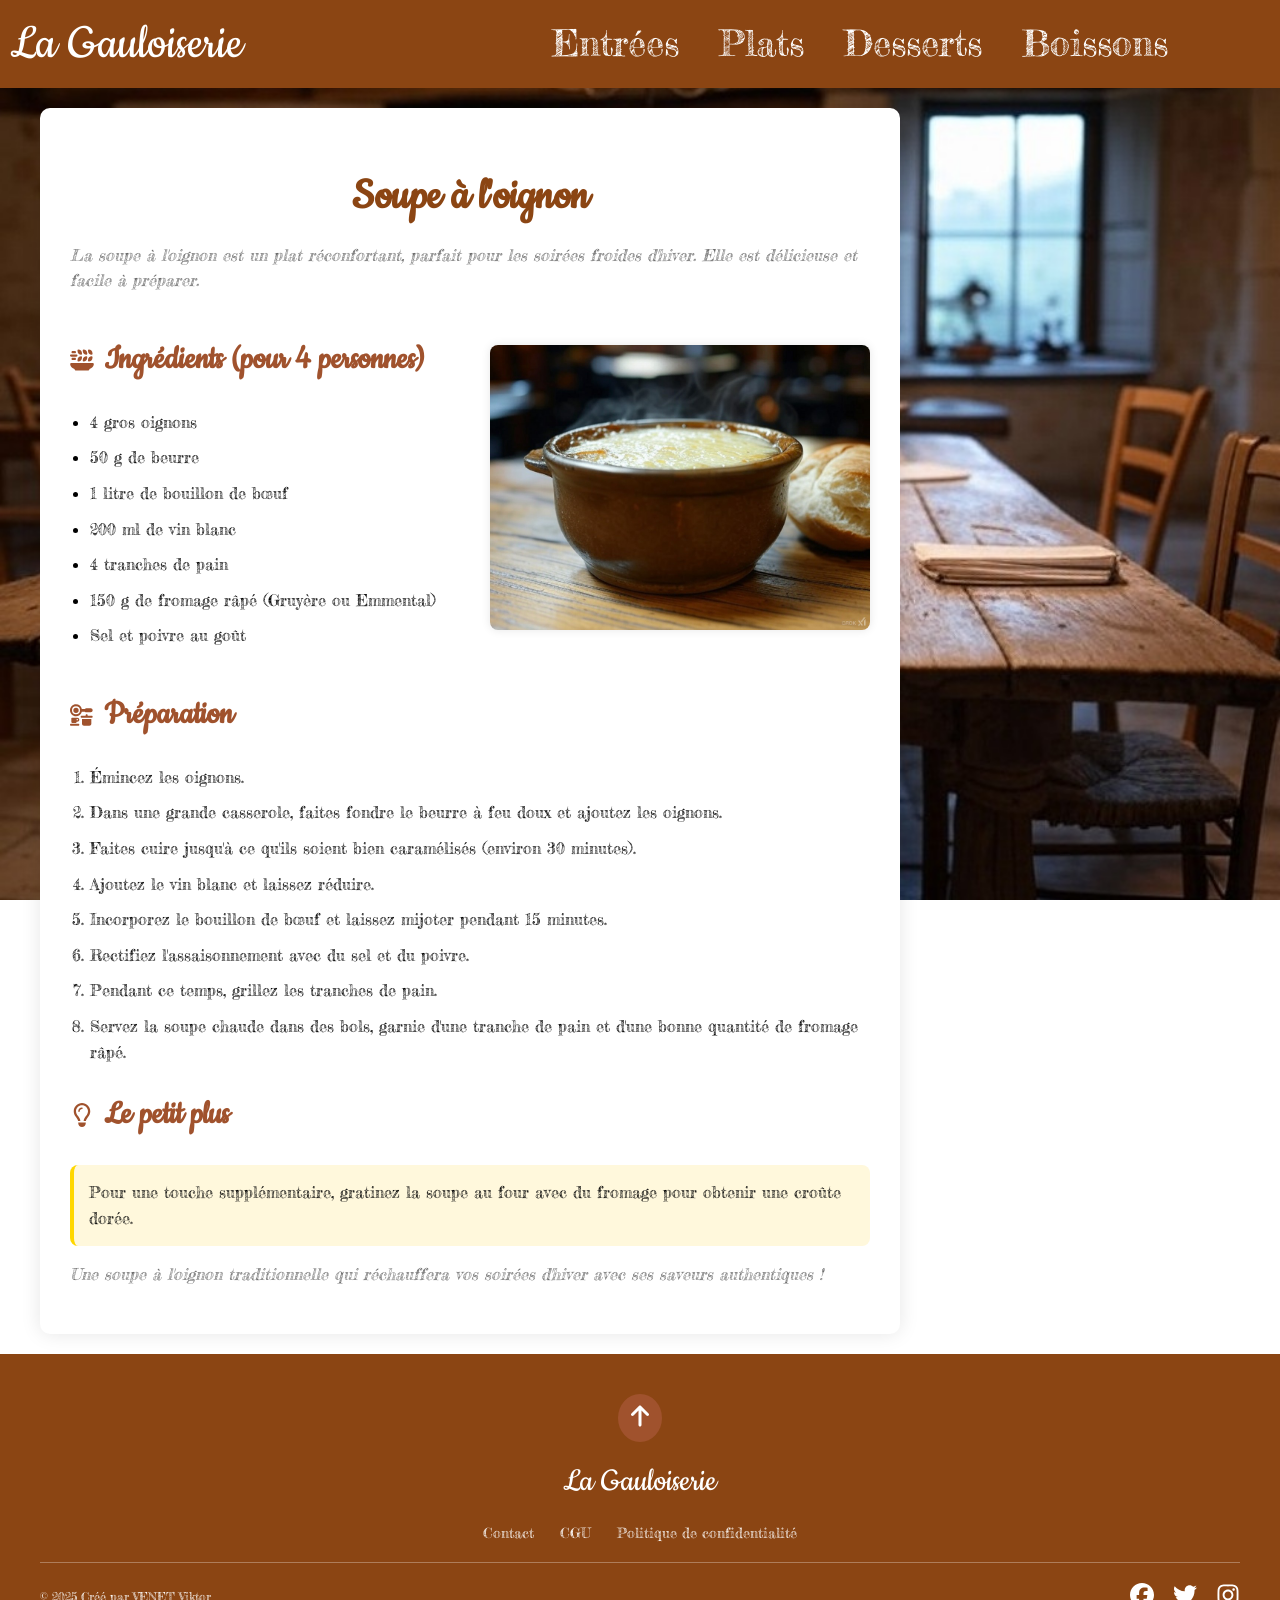
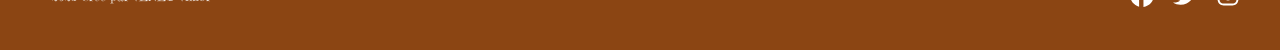
<file: soupe.html>
<!DOCTYPE html>
<html lang="fr">
<head>
    <meta charset="UTF-8">
    <meta name="viewport" content="width=device-width, initial-scale=1.0">
    <title>La Gauloiserie - Recettes du Terroir</title>
    <link rel="preconnect" href="https://fonts.googleapis.com">
    <link rel="preconnect" href="https://fonts.gstatic.com" crossorigin>
    <link href="https://fonts.googleapis.com/css2?family=Cookie&display=swap" rel="stylesheet">
    <link rel="preconnect" href="https://fonts.googleapis.com">
    <link rel="preconnect" href="https://fonts.gstatic.com" crossorigin>
    <link href="https://fonts.googleapis.com/css2?family=Croissant+One&family=Fredericka+the+Great&family=Merriweather:ital,wght@0,300;0,400;0,700;0,900;1,300;1,400;1,700;1,900&family=Mountains+of+Christmas:wght@400;700&family=Roboto:ital,wght@0,100;0,300;0,400;0,500;0,700;0,900;1,100;1,300;1,400;1,500;1,700;1,900&display=swap" rel="stylesheet">
    <link rel="stylesheet" href="styles.css">
</head>
<body>
    <nav class="navbar">
        <div class="logo" id="site-logo"><a href="index.html">La Gauloiserie</a></div>
        <ul class="menu" id="main-menu">
            <li class="menu-item" id="menu-entrees">
                <a href="#">Entrées</a>
                <ul class="submenu">
                    <li class="submenu-item" id="item-terrine" style="background-image: url('images/entree/terrine.jpg');">
                        <a href="terrine.html">Terrine de campagne</a>
                    </li>
                    <li class="submenu-item" id="item-soupe" style="background-image: url('images/entree/soupe.jpg');">
                        <a href="soupe.html">Soupe à l'oignon</a>
                    </li>
                    <li class="submenu-item" id="item-salade" style="background-image: url('images/entree/salade.jpg');">
                        <a href="salade.html">Salade de chèvre chaud</a>
                    </li>
                </ul>
            </li>
            <li class="menu-item" id="menu-plats">
                <a href="#">Plats</a>
                <ul class="submenu">
                    <li class="submenu-item" id="item-boeuf" style="background-image: url('images/plat/boeuf.jpg');">
                        <a href="boeuf.html">Boeuf bourguignon</a>
                    </li>
                    <li class="submenu-item" id="item-cassoulet" style="background-image: url('images/plat/cassoulet.jpg');">
                        <a href="cassoulet.html">Cassoulet</a>
                    </li>
                    <li class="submenu-item" id="item-coq" style="background-image: url('images/plat/coq.jpg');">
                        <a href="coq.html">Coq au vin</a>
                    </li>
                </ul>
            </li>
            <li class="menu-item" id="menu-desserts">
                <a href="#">Desserts</a>
                <ul class="submenu">
                    <li class="submenu-item" id="item-tarte" style="background-image: url('images/dessert/tarte.jpg');">
                        <a href="tarte.html">Tarte Tatin</a>
                    </li>
                    <li class="submenu-item" id="item-creme" style="background-image: url('images/dessert/creme.jpg');">
                        <a href="creme.html">Crème brûlée</a>
                    </li>
                    <li class="submenu-item" id="item-baba" style="background-image: url('images/dessert/baba.jpg');">
                        <a href="baba.html">Baba au rhum</a>
                    </li>
                </ul>
            </li>
            <li class="menu-item" id="menu-boissons">
                <a href="#">Boissons</a>
                <ul class="submenu">
                    <li class="submenu-item" id="item-cidre" style="background-image: url('images/boisson/cidre.jpg');">
                        <a href="cidre.html">Cidre artisanal</a>
                    </li>
                    <li class="submenu-item" id="item-vin" style="background-image: url('images/boisson/vin.jpg');">
                        <a href="vin.html">Vin rouge</a>
                    </li>
                    <li class="submenu-item" id="item-limonade" style="background-image: url('images/boisson/limonade.jpg');">
                        <a href="limonade.html">Limonade maison</a>
                    </li>
                </ul>
            </li>
        </ul>
    </nav>

    <div class="content-wrapper">
        <div class="recipe-container">
            <h1 class="recipe-title">Soupe à l'oignon</h1>
            <p class="recipe-intro">La soupe à l'oignon est un plat réconfortant, parfait pour les soirées froides d'hiver. Elle est délicieuse et facile à préparer.</p>
            
            <div class="recipe-main-content">
                <div class="recipe-ingredients-section">
                    <h2 class="section-title"><svg xmlns="http://www.w3.org/2000/svg" viewBox="0 0 512 512"><path d="M176 32c44.2 0 80 35.8 80 80l0 16c0 8.8-7.2 16-16 16c-44.2 0-80-35.8-80-80l0-16c0-8.8 7.2-16 16-16zM56 64l48 0c13.3 0 24 10.7 24 24s-10.7 24-24 24l-48 0c-13.3 0-24-10.7-24-24s10.7-24 24-24zM24 136l112 0c13.3 0 24 10.7 24 24s-10.7 24-24 24L24 184c-13.3 0-24-10.7-24-24s10.7-24 24-24zm8 96c0-13.3 10.7-24 24-24l48 0c13.3 0 24 10.7 24 24s-10.7 24-24 24l-48 0c-13.3 0-24-10.7-24-24zM272 48c0-8.8 7.2-16 16-16c44.2 0 80 35.8 80 80l0 16c0 8.8-7.2 16-16 16c-44.2 0-80-35.8-80-80l0-16zM400 32c44.2 0 80 35.8 80 80l0 16c0 8.8-7.2 16-16 16c-44.2 0-80-35.8-80-80l0-16c0-8.8 7.2-16 16-16zm80 160l0 16c0 44.2-35.8 80-80 80c-8.8 0-16-7.2-16-16l0-16c0-44.2 35.8-80 80-80c8.8 0 16 7.2 16 16zM352 176c8.8 0 16 7.2 16 16l0 16c0 44.2-35.8 80-80 80c-8.8 0-16-7.2-16-16l0-16c0-44.2 35.8-80 80-80zm-96 16l0 16c0 44.2-35.8 80-80 80c-8.8 0-16-7.2-16-16l0-16c0-44.2 35.8-80 80-80c8.8 0 16 7.2 16 16zM3.5 347.6C1.6 332.9 13 320 27.8 320l456.4 0c14.8 0 26.2 12.9 24.4 27.6C502.3 397.8 464.2 437 416 446l0 2c0 17.7-14.3 32-32 32l-256 0c-17.7 0-32-14.3-32-32l0-2c-48.2-9-86.3-48.2-92.5-98.4z"/></svg> Ingrédients (pour 4 personnes)</h2>
                    <ul class="ingredients-list">
                        <li>4 gros oignons</li>
                        <li>50 g de beurre</li>
                        <li>1 litre de bouillon de bœuf</li>
                        <li>200 ml de vin blanc</li>
                        <li>4 tranches de pain</li>
                        <li>150 g de fromage râpé (Gruyère ou Emmental)</li>
                        <li>Sel et poivre au goût</li>
                    </ul>
                </div>
                <div class="recipe-image">
                    <img src="images/entree/soupe.jpg" alt="Soupe à l'oignon" class="dish-image">
                </div>
            </div>
            
            <div class="recipe-preparation-section">
                <h2 class="section-title"><svg xmlns="http://www.w3.org/2000/svg" viewBox="0 0 576 512"><path d="M240 144A96 96 0 1 0 48 144a96 96 0 1 0 192 0zm44.4 32C269.9 240.1 212.5 288 144 288C64.5 288 0 223.5 0 144S64.5 0 144 0c68.5 0 125.9 47.9 140.4 112l71.8 0c8.8-9.8 21.6-16 35.8-16l104 0c26.5 0 48 21.5 48 48s-21.5 48-48 48l-104 0c-14.2 0-27-6.2-35.8-16l-71.8 0zM144 80a64 64 0 1 1 0 128 64 64 0 1 1 0-128zM400 240c13.3 0 24 10.7 24 24l0 8 96 0c13.3 0 24 10.7 24 24s-10.7 24-24 24l-240 0c-13.3 0-24-10.7-24-24s10.7-24 24-24l96 0 0-8c0-13.3 10.7-24 24-24zM288 464l0-112 224 0 0 112c0 26.5-21.5 48-48 48l-128 0c-26.5 0-48-21.5-48-48zM48 320l80 0 16 0 32 0c26.5 0 48 21.5 48 48s-21.5 48-48 48l-16 0c0 17.7-14.3 32-32 32l-64 0c-17.7 0-32-14.3-32-32l0-80c0-8.8 7.2-16 16-16zm128 64c8.8 0 16-7.2 16-16s-7.2-16-16-16l-16 0 0 32 16 0zM24 464l176 0c13.3 0 24 10.7 24 24s-10.7 24-24 24L24 512c-13.3 0-24-10.7-24-24s10.7-24 24-24z"/></svg> Préparation</h2>
                <ol class="preparation-steps">
                    <li>Émincez les oignons.</li>
                    <li>Dans une grande casserole, faites fondre le beurre à feu doux et ajoutez les oignons.</li>
                    <li>Faites cuire jusqu'à ce qu'ils soient bien caramélisés (environ 30 minutes).</li>
                    <li>Ajoutez le vin blanc et laissez réduire.</li>
                    <li>Incorporez le bouillon de bœuf et laissez mijoter pendant 15 minutes.</li>
                    <li>Rectifiez l'assaisonnement avec du sel et du poivre.</li>
                    <li>Pendant ce temps, grillez les tranches de pain.</li>
                    <li>Servez la soupe chaude dans des bols, garnie d'une tranche de pain et d'une bonne quantité de fromage râpé.</li>
                </ol>
            </div>
            
            <div class="recipe-tips-section">
                <h2 class="section-title"><svg xmlns="http://www.w3.org/2000/svg" viewBox="0 0 384 512"><path d="M297.2 248.9C311.6 228.3 320 203.2 320 176c0-70.7-57.3-128-128-128S64 105.3 64 176c0 27.2 8.4 52.3 22.8 72.9c3.7 5.3 8.1 11.3 12.8 17.7c0 0 0 0 0 0c12.9 17.7 28.3 38.9 39.8 59.8c10.4 19 15.7 38.8 18.3 57.5L109 384c-2.2-12-5.9-23.7-11.8-34.5c-9.9-18-22.2-34.9-34.5-51.8c0 0 0 0 0 0s0 0 0 0c-5.2-7.1-10.4-14.2-15.4-21.4C27.6 247.9 16 213.3 16 176C16 78.8 94.8 0 192 0s176 78.8 176 176c0 37.3-11.6 71.9-31.4 100.3c-5 7.2-10.2 14.3-15.4 21.4c0 0 0 0 0 0s0 0 0 0c-12.3 16.8-24.6 33.7-34.5 51.8c-5.9 10.8-9.6 22.5-11.8 34.5l-48.6 0c2.6-18.7 7.9-38.6 18.3-57.5c11.5-20.9 26.9-42.1 39.8-59.8c0 0 0 0 0 0s0 0 0 0s0 0 0 0c4.7-6.4 9-12.4 12.7-17.7zM192 128c-26.5 0-48 21.5-48 48c0 8.8-7.2 16-16 16s-16-7.2-16-16c0-44.2 35.8-80 80-80c8.8 0 16 7.2 16 16s-7.2 16-16 16zm0 384c-44.2 0-80-35.8-80-80l0-16 160 0 0 16c0 44.2-35.8 80-80 80z"/></svg> Le petit plus</h2>
                <p class="tips-content">Pour une touche supplémentaire, gratinez la soupe au four avec du fromage pour obtenir une croûte dorée.</p>
            </div>
            
            <p class="recipe-conclusion">Une soupe à l'oignon traditionnelle qui réchauffera vos soirées d'hiver avec ses saveurs authentiques !</p>
        </div>
    </div>

    <footer class="site-footer">
        <div class="footer-content">
            <a href="#top" class="scroll-top">
                <svg xmlns="http://www.w3.org/2000/svg" viewBox="0 0 384 512"><!--!Font Awesome Free 6.7.2 by @fontawesome - https://fontawesome.com License - https://fontawesome.com/license/free Copyright 2025 Fonticons, Inc.--><path d="M214.6 41.4c-12.5-12.5-32.8-12.5-45.3 0l-160 160c-12.5 12.5-12.5 32.8 0 45.3s32.8 12.5 45.3 0L160 141.2 160 448c0 17.7 14.3 32 32 32s32-14.3 32-32l0-306.7L329.4 246.6c12.5 12.5 32.8 12.5 45.3 0s12.5-32.8 0-45.3l-160-160z"/></svg>
            </a>
            <div class="footer-logo"><a href="index.html">La Gauloiserie</a></div>
            <nav class="footer-nav">
                <a href="#">Contact</a>
                <a href="#">CGU</a>
                <a href="#">Politique de confidentialité</a>
            </nav>
            <hr class="footer-separator">
            <div class="footer-bottom">
                <div class="copyright">© 2025 Créé par VENET Viktor</div>
                <div class="social-links">
                    <a href="#" class="facebook">
                        <svg xmlns="http://www.w3.org/2000/svg" viewBox="0 0 512 512"><!--!Font Awesome Free 6.7.2 by @fontawesome - https://fontawesome.com License - https://fontawesome.com/license/free Copyright 2025 Fonticons, Inc.--><path d="M512 256C512 114.6 397.4 0 256 0S0 114.6 0 256C0 376 82.7 476.8 194.2 504.5V334.2H141.4V256h52.8V222.3c0-87.1 39.4-127.5 125-127.5c16.2 0 44.2 3.2 55.7 6.4V172c-6-.6-16.5-1-29.6-1c-42 0-58.2 15.9-58.2 57.2V256h83.6l-14.4 78.2H287V510.1C413.8 494.8 512 386.9 512 256h0z"/></svg>
                    </a>
                    <a href="#" class="twitter">
                        <svg xmlns="http://www.w3.org/2000/svg" viewBox="0 0 512 512"><!--!Font Awesome Free 6.7.2 by @fontawesome - https://fontawesome.com License - https://fontawesome.com/license/free Copyright 2025 Fonticons, Inc.--><path d="M459.4 151.7c.3 4.5 .3 9.1 .3 13.6 0 138.7-105.6 298.6-298.6 298.6-59.5 0-114.7-17.2-161.1-47.1 8.4 1 16.6 1.3 25.3 1.3 49.1 0 94.2-16.6 130.3-44.8-46.1-1-84.8-31.2-98.1-72.8 6.5 1 13 1.6 19.8 1.6 9.4 0 18.8-1.3 27.6-3.6-48.1-9.7-84.1-52-84.1-103v-1.3c14 7.8 30.2 12.7 47.4 13.3-28.3-18.8-46.8-51-46.8-87.4 0-19.5 5.2-37.4 14.3-53 51.7 63.7 129.3 105.3 216.4 109.8-1.6-7.8-2.6-15.9-2.6-24 0-57.8 46.8-104.9 104.9-104.9 30.2 0 57.5 12.7 76.7 33.1 23.7-4.5 46.5-13.3 66.6-25.3-7.8 24.4-24.4 44.8-46.1 57.8 21.1-2.3 41.6-8.1 60.4-16.2-14.3 20.8-32.2 39.3-52.6 54.3z"/></svg>
                    </a>
                    <a href="#" class="instagram">
                        <svg xmlns="http://www.w3.org/2000/svg" viewBox="0 0 448 512"><!--!Font Awesome Free 6.7.2 by @fontawesome - https://fontawesome.com License - https://fontawesome.com/license/free Copyright 2025 Fonticons, Inc.--><path d="M224.1 141c-63.6 0-114.9 51.3-114.9 114.9s51.3 114.9 114.9 114.9S339 319.5 339 255.9 287.7 141 224.1 141zm0 189.6c-41.1 0-74.7-33.5-74.7-74.7s33.5-74.7 74.7-74.7 74.7 33.5 74.7 74.7-33.6 74.7-74.7 74.7zm146.4-194.3c0 14.9-12 26.8-26.8 26.8-14.9 0-26.8-12-26.8-26.8s12-26.8 26.8-26.8 26.8 12 26.8 26.8zm76.1 27.2c-1.7-35.9-9.9-67.7-36.2-93.9-26.2-26.2-58-34.4-93.9-36.2-37-2.1-147.9-2.1-184.9 0-35.8 1.7-67.6 9.9-93.9 36.1s-34.4 58-36.2 93.9c-2.1 37-2.1 147.9 0 184.9 1.7 35.9 9.9 67.7 36.2 93.9s58 34.4 93.9 36.2c37 2.1 147.9 2.1 184.9 0 35.9-1.7 67.7-9.9 93.9-36.2 26.2-26.2 34.4-58 36.2-93.9 2.1-37 2.1-147.8 0-184.8zM398.8 388c-7.8 19.6-22.9 34.7-42.6 42.6-29.5 11.7-99.5 9-132.1 9s-102.7 2.6-132.1-9c-19.6-7.8-34.7-22.9-42.6-42.6-11.7-29.5-9-99.5-9-132.1s-2.6-102.7 9-132.1c7.8-19.6 22.9-34.7 42.6-42.6 29.5-11.7 99.5-9 132.1-9s102.7-2.6 132.1 9c19.6 7.8 34.7 22.9 42.6 42.6 11.7 29.5 9 99.5 9 132.1s2.7 102.7-9 132.1z"/></svg>
                    </a>
                </div>
            </div>
        </div>
    </footer>
</body>
</html>
</file>
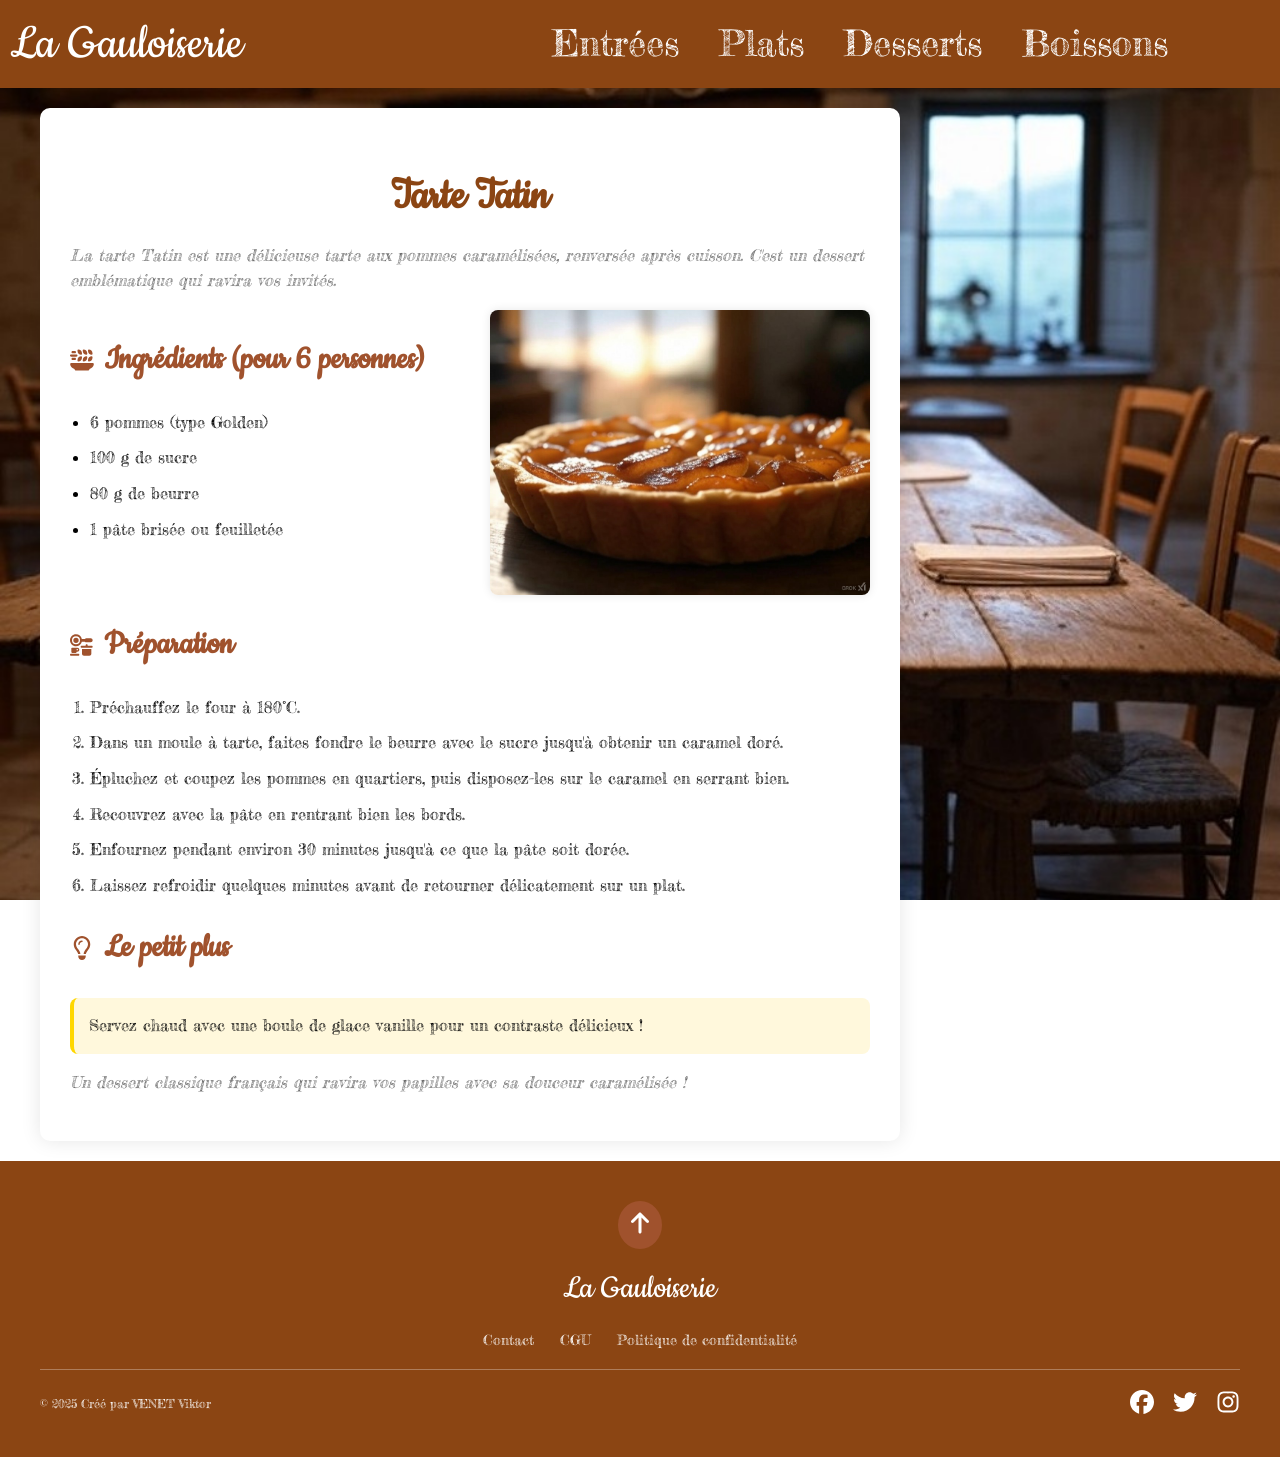
<file: tarte.html>
<!DOCTYPE html>
<html lang="fr">
<head>
    <meta charset="UTF-8">
    <meta name="viewport" content="width=device-width, initial-scale=1.0">
    <title>La Gauloiserie - Recettes du Terroir</title>
    <link rel="preconnect" href="https://fonts.googleapis.com">
    <link rel="preconnect" href="https://fonts.gstatic.com" crossorigin>
    <link href="https://fonts.googleapis.com/css2?family=Cookie&display=swap" rel="stylesheet">
    <link rel="preconnect" href="https://fonts.googleapis.com">
    <link rel="preconnect" href="https://fonts.gstatic.com" crossorigin>
    <link href="https://fonts.googleapis.com/css2?family=Croissant+One&family=Fredericka+the+Great&family=Merriweather:ital,wght@0,300;0,400;0,700;0,900;1,300;1,400;1,700;1,900&family=Mountains+of+Christmas:wght@400;700&family=Roboto:ital,wght@0,100;0,300;0,400;0,500;0,700;0,900;1,100;1,300;1,400;1,500;1,700;1,900&display=swap" rel="stylesheet">
    <link rel="stylesheet" href="styles.css">
    <link rel="stylesheet" href="banner.css">
</head>
<body>
    <nav class="navbar">
        <div class="logo" id="site-logo"><a href="index.html">La Gauloiserie</a></div>
        <ul class="menu" id="main-menu">
            <li class="menu-item" id="menu-entrees">
                <a href="#">Entrées</a>
                <ul class="submenu">
                    <li class="submenu-item" id="item-terrine" style="background-image: url('images/entree/terrine.jpg');">
                        <a href="terrine.html">Terrine de campagne</a>
                    </li>
                    <li class="submenu-item" id="item-soupe" style="background-image: url('images/entree/soupe.jpg');">
                        <a href="soupe.html">Soupe à l'oignon</a>
                    </li>
                    <li class="submenu-item" id="item-salade" style="background-image: url('images/entree/salade.jpg');">
                        <a href="salade.html">Salade de chèvre chaud</a>
                    </li>
                </ul>
            </li>
            <li class="menu-item" id="menu-plats">
                <a href="#">Plats</a>
                <ul class="submenu">
                    <li class="submenu-item" id="item-boeuf" style="background-image: url('images/plat/boeuf.jpg');">
                        <a href="boeuf.html">Boeuf bourguignon</a>
                    </li>
                    <li class="submenu-item" id="item-cassoulet" style="background-image: url('images/plat/cassoulet.jpg');">
                        <a href="cassoulet.html">Cassoulet</a>
                    </li>
                    <li class="submenu-item" id="item-coq" style="background-image: url('images/plat/coq.jpg');">
                        <a href="coq.html">Coq au vin</a>
                    </li>
                </ul>
            </li>
            <li class="menu-item" id="menu-desserts">
                <a href="#">Desserts</a>
                <ul class="submenu">
                    <li class="submenu-item" id="item-tarte" style="background-image: url('images/dessert/tarte.jpg');">
                        <a href="tarte.html">Tarte Tatin</a>
                    </li>
                    <li class="submenu-item" id="item-creme" style="background-image: url('images/dessert/creme.jpg');">
                        <a href="creme.html">Crème brûlée</a>
                    </li>
                    <li class="submenu-item" id="item-baba" style="background-image: url('images/dessert/baba.jpg');">
                        <a href="baba.html">Baba au rhum</a>
                    </li>
                </ul>
            </li>
            <li class="menu-item" id="menu-boissons">
                <a href="#">Boissons</a>
                <ul class="submenu">
                    <li class="submenu-item" id="item-cidre" style="background-image: url('images/boisson/cidre.jpg');">
                        <a href="cidre.html">Cidre artisanal</a>
                    </li>
                    <li class="submenu-item" id="item-vin" style="background-image: url('images/boisson/vin.jpg');">
                        <a href="vin.html">Vin rouge</a>
                    </li>
                    <li class="submenu-item" id="item-limonade" style="background-image: url('images/boisson/limonade.jpg');">
                        <a href="limonade.html">Limonade maison</a>
                    </li>
                </ul>
            </li>
        </ul>
    </nav>

    <div class="content-wrapper">
        <div class="recipe-container">
            <h1 class="recipe-title">Tarte Tatin</h1>
            <p class="recipe-intro">La tarte Tatin est une délicieuse tarte aux pommes caramélisées, renversée après cuisson. C'est un dessert emblématique qui ravira vos invités.</p>

            <div class="recipe-main-content">
                <div class="recipe-ingredients-section">
                    <h2 class="section-title"><svg xmlns="http://www.w3.org/2000/svg" viewBox="0 0 512 512"><path d="M176 32c44.2 0 80 35.8 80 80l0 16c0 8.8-7.2 16-16 16c-44.2 0-80-35.8-80-80l0-16c0-8.8 7.2-16 16-16zM56 64l48 0c13.3 0 24 10.7 24 24s-10.7 24-24 24l-48 0c-13.3 0-24-10.7-24-24s10.7-24 24-24zM24 136l112 0c13.3 0 24 10.7 24 24s-10.7 24-24 24L24 184c-13.3 0-24-10.7-24-24s10.7-24 24-24zm8 96c0-13.3 10.7-24 24-24l48 0c13.3 0 24 10.7 24 24s-10.7 24-24 24l-48 0c-13.3 0-24-10.7-24-24zM272 48c0-8.8 7.2-16 16-16c44.2 0 80 35.8 80 80l0 16c0 8.8-7.2 16-16 16c-44.2 0-80-35.8-80-80l0-16zM400 32c44.2 0 80 35.8 80 80l0 16c0 8.8-7.2 16-16 16c-44.2 0-80-35.8-80-80l0-16c0-8.8 7.2-16 16-16zm80 160l0 16c0 44.2-35.8 80-80 80c-8.8 0-16-7.2-16-16l0-16c0-44.2 35.8-80 80-80c8.8 0 16 7.2 16 16zM352 176c8.8 0 16 7.2 16 16l0 16c0 44.2-35.8 80-80 80c-8.8 0-16-7.2-16-16l0-16c0-44.2 35.8-80 80-80zm-96 16l0 16c0 44.2-35.8 80-80 80c-8.8 0-16-7.2-16-16l0-16c0-44.2 35.8-80 80-80c8.8 0 16 7.2 16 16zM3.5 347.6C1.6 332.9 13 320 27.8 320l456.4 0c14.8 0 26.2 12.9 24.4 27.6C502.3 397.8 464.2 437 416 446l0 2c0 17.7-14.3 32-32 32l-256 0c-17.7 0-32-14.3-32-32l0-2c-48.2-9-86.3-48.2-92.5-98.4z"/></svg> Ingrédients (pour 6 personnes)</h2>
                    <ul class="ingredients-list">
                        <li>6 pommes (type Golden)</li>
                        <li>100 g de sucre</li>
                        <li>80 g de beurre</li>
                        <li>1 pâte brisée ou feuilletée</li>
                    </ul>
                </div>
                <div class="recipe-image">
                    <img src="images/dessert/tarte.jpg" alt="Tarte Tatin" class="dish-image">
                </div>
            </div>
            
            <div class="recipe-preparation-section">
                <h2 class="section-title"><svg xmlns="http://www.w3.org/2000/svg" viewBox="0 0 576 512"><path d="M240 144A96 96 0 1 0 48 144a96 96 0 1 0 192 0zm44.4 32C269.9 240.1 212.5 288 144 288C64.5 288 0 223.5 0 144S64.5 0 144 0c68.5 0 125.9 47.9 140.4 112l71.8 0c8.8-9.8 21.6-16 35.8-16l104 0c26.5 0 48 21.5 48 48s-21.5 48-48 48l-104 0c-14.2 0-27-6.2-35.8-16l-71.8 0zM144 80a64 64 0 1 1 0 128 64 64 0 1 1 0-128zM400 240c13.3 0 24 10.7 24 24l0 8 96 0c13.3 0 24 10.7 24 24s-10.7 24-24 24l-240 0c-13.3 0-24-10.7-24-24s10.7-24 24-24l96 0 0-8c0-13.3 10.7-24 24-24zM288 464l0-112 224 0 0 112c0 26.5-21.5 48-48 48l-128 0c-26.5 0-48-21.5-48-48zM48 320l80 0 16 0 32 0c26.5 0 48 21.5 48 48s-21.5 48-48 48l-16 0c0 17.7-14.3 32-32 32l-64 0c-17.7 0-32-14.3-32-32l0-80c0-8.8 7.2-16 16-16zm128 64c8.8 0 16-7.2 16-16s-7.2-16-16-16l-16 0 0 32 16 0zM24 464l176 0c13.3 0 24 10.7 24 24s-10.7 24-24 24L24 512c-13.3 0-24-10.7-24-24s10.7-24 24-24z"/></svg> Préparation</h2>
                <ol class="preparation-steps">
                    <li>Préchauffez le four à 180°C.</li>
                    <li>Dans un moule à tarte, faites fondre le beurre avec le sucre jusqu'à obtenir un caramel doré.</li>
                    <li>Épluchez et coupez les pommes en quartiers, puis disposez-les sur le caramel en serrant bien.</li>
                    <li>Recouvrez avec la pâte en rentrant bien les bords.</li>
                    <li>Enfournez pendant environ 30 minutes jusqu'à ce que la pâte soit dorée.</li>
                    <li>Laissez refroidir quelques minutes avant de retourner délicatement sur un plat.</li>
                </ol>
            </div>
            
            <div class="recipe-tips-section">
                <h2 class="section-title"><svg xmlns="http://www.w3.org/2000/svg" viewBox="0 0 384 512"><path d="M297.2 248.9C311.6 228.3 320 203.2 320 176c0-70.7-57.3-128-128-128S64 105.3 64 176c0 27.2 8.4 52.3 22.8 72.9c3.7 5.3 8.1 11.3 12.8 17.7c0 0 0 0 0 0c12.9 17.7 28.3 38.9 39.8 59.8c10.4 19 15.7 38.8 18.3 57.5L109 384c-2.2-12-5.9-23.7-11.8-34.5c-9.9-18-22.2-34.9-34.5-51.8c0 0 0 0 0 0s0 0 0 0c-5.2-7.1-10.4-14.2-15.4-21.4C27.6 247.9 16 213.3 16 176C16 78.8 94.8 0 192 0s176 78.8 176 176c0 37.3-11.6 71.9-31.4 100.3c-5 7.2-10.2 14.3-15.4 21.4c0 0 0 0 0 0s0 0 0 0c-12.3 16.8-24.6 33.7-34.5 51.8c-5.9 10.8-9.6 22.5-11.8 34.5l-48.6 0c2.6-18.7 7.9-38.6 18.3-57.5c11.5-20.9 26.9-42.1 39.8-59.8c0 0 0 0 0 0s0 0 0 0s0 0 0 0c4.7-6.4 9-12.4 12.7-17.7zM192 128c-26.5 0-48 21.5-48 48c0 8.8-7.2 16-16 16s-16-7.2-16-16c0-44.2 35.8-80 80-80c8.8 0 16 7.2 16 16s-7.2 16-16 16zm0 384c-44.2 0-80-35.8-80-80l0-16 160 0 0 16c0 44.2-35.8 80-80 80z"/></svg> Le petit plus</h2>
                <p class="tips-content">Servez chaud avec une boule de glace vanille pour un contraste délicieux !</p>
            </div>
            
            <p class="recipe-conclusion">Un dessert classique français qui ravira vos papilles avec sa douceur caramélisée !</p>
        </div>
        </div>

    <footer class="site-footer">
        <div class="footer-content">
            <a href="#top" class="scroll-top">
                <svg xmlns="http://www.w3.org/2000/svg" viewBox="0 0 384 512"><!--!Font Awesome Free 6.7.2 by @fontawesome - https://fontawesome.com License - https://fontawesome.com/license/free Copyright 2025 Fonticons, Inc.--><path d="M214.6 41.4c-12.5-12.5-32.8-12.5-45.3 0l-160 160c-12.5 12.5-12.5 32.8 0 45.3s32.8 12.5 45.3 0L160 141.2 160 448c0 17.7 14.3 32 32 32s32-14.3 32-32l0-306.7L329.4 246.6c12.5 12.5 32.8 12.5 45.3 0s12.5-32.8 0-45.3l-160-160z"/></svg>
            </a>
            <div class="footer-logo"><a href="index.html">La Gauloiserie</a></div>
            <nav class="footer-nav">
                <a href="#">Contact</a>
                <a href="#">CGU</a>
                <a href="#">Politique de confidentialité</a>
            </nav>
            <hr class="footer-separator">
            <div class="footer-bottom">
                <div class="copyright">© 2025 Créé par VENET Viktor</div>
                <div class="social-links">
                    <a href="#" class="facebook">
                        <svg xmlns="http://www.w3.org/2000/svg" viewBox="0 0 512 512"><!--!Font Awesome Free 6.7.2 by @fontawesome - https://fontawesome.com License - https://fontawesome.com/license/free Copyright 2025 Fonticons, Inc.--><path d="M512 256C512 114.6 397.4 0 256 0S0 114.6 0 256C0 376 82.7 476.8 194.2 504.5V334.2H141.4V256h52.8V222.3c0-87.1 39.4-127.5 125-127.5c16.2 0 44.2 3.2 55.7 6.4V172c-6-.6-16.5-1-29.6-1c-42 0-58.2 15.9-58.2 57.2V256h83.6l-14.4 78.2H287V510.1C413.8 494.8 512 386.9 512 256h0z"/></svg>
                    </a>
                    <a href="#" class="twitter">
                        <svg xmlns="http://www.w3.org/2000/svg" viewBox="0 0 512 512"><!--!Font Awesome Free 6.7.2 by @fontawesome - https://fontawesome.com License - https://fontawesome.com/license/free Copyright 2025 Fonticons, Inc.--><path d="M459.4 151.7c.3 4.5 .3 9.1 .3 13.6 0 138.7-105.6 298.6-298.6 298.6-59.5 0-114.7-17.2-161.1-47.1 8.4 1 16.6 1.3 25.3 1.3 49.1 0 94.2-16.6 130.3-44.8-46.1-1-84.8-31.2-98.1-72.8 6.5 1 13 1.6 19.8 1.6 9.4 0 18.8-1.3 27.6-3.6-48.1-9.7-84.1-52-84.1-103v-1.3c14 7.8 30.2 12.7 47.4 13.3-28.3-18.8-46.8-51-46.8-87.4 0-19.5 5.2-37.4 14.3-53 51.7 63.7 129.3 105.3 216.4 109.8-1.6-7.8-2.6-15.9-2.6-24 0-57.8 46.8-104.9 104.9-104.9 30.2 0 57.5 12.7 76.7 33.1 23.7-4.5 46.5-13.3 66.6-25.3-7.8 24.4-24.4 44.8-46.1 57.8 21.1-2.3 41.6-8.1 60.4-16.2-14.3 20.8-32.2 39.3-52.6 54.3z"/></svg>
                    </a>
                    <a href="#" class="instagram">
                        <svg xmlns="http://www.w3.org/2000/svg" viewBox="0 0 448 512"><!--!Font Awesome Free 6.7.2 by @fontawesome - https://fontawesome.com License - https://fontawesome.com/license/free Copyright 2025 Fonticons, Inc.--><path d="M224.1 141c-63.6 0-114.9 51.3-114.9 114.9s51.3 114.9 114.9 114.9S339 319.5 339 255.9 287.7 141 224.1 141zm0 189.6c-41.1 0-74.7-33.5-74.7-74.7s33.5-74.7 74.7-74.7 74.7 33.5 74.7 74.7-33.6 74.7-74.7 74.7zm146.4-194.3c0 14.9-12 26.8-26.8 26.8-14.9 0-26.8-12-26.8-26.8s12-26.8 26.8-26.8 26.8 12 26.8 26.8zm76.1 27.2c-1.7-35.9-9.9-67.7-36.2-93.9-26.2-26.2-58-34.4-93.9-36.2-37-2.1-147.9-2.1-184.9 0-35.8 1.7-67.6 9.9-93.9 36.1s-34.4 58-36.2 93.9c-2.1 37-2.1 147.9 0 184.9 1.7 35.9 9.9 67.7 36.2 93.9s58 34.4 93.9 36.2c37 2.1 147.9 2.1 184.9 0 35.9-1.7 67.7-9.9 93.9-36.2 26.2-26.2 34.4-58 36.2-93.9 2.1-37 2.1-147.8 0-184.8zM398.8 388c-7.8 19.6-22.9 34.7-42.6 42.6-29.5 11.7-99.5 9-132.1 9s-102.7 2.6-132.1-9c-19.6-7.8-34.7-22.9-42.6-42.6-11.7-29.5-9-99.5-9-132.1s-2.6-102.7 9-132.1c7.8-19.6 22.9-34.7 42.6-42.6 29.5-11.7 99.5-9 132.1-9s102.7-2.6 132.1 9c19.6 7.8 34.7 22.9 42.6 42.6 11.7 29.5 9 99.5 9 132.1s2.7 102.7-9 132.1z"/></svg>
                    </a>
                </div>
            </div>
        </div>
    </footer>
</body>
</html>
</file>
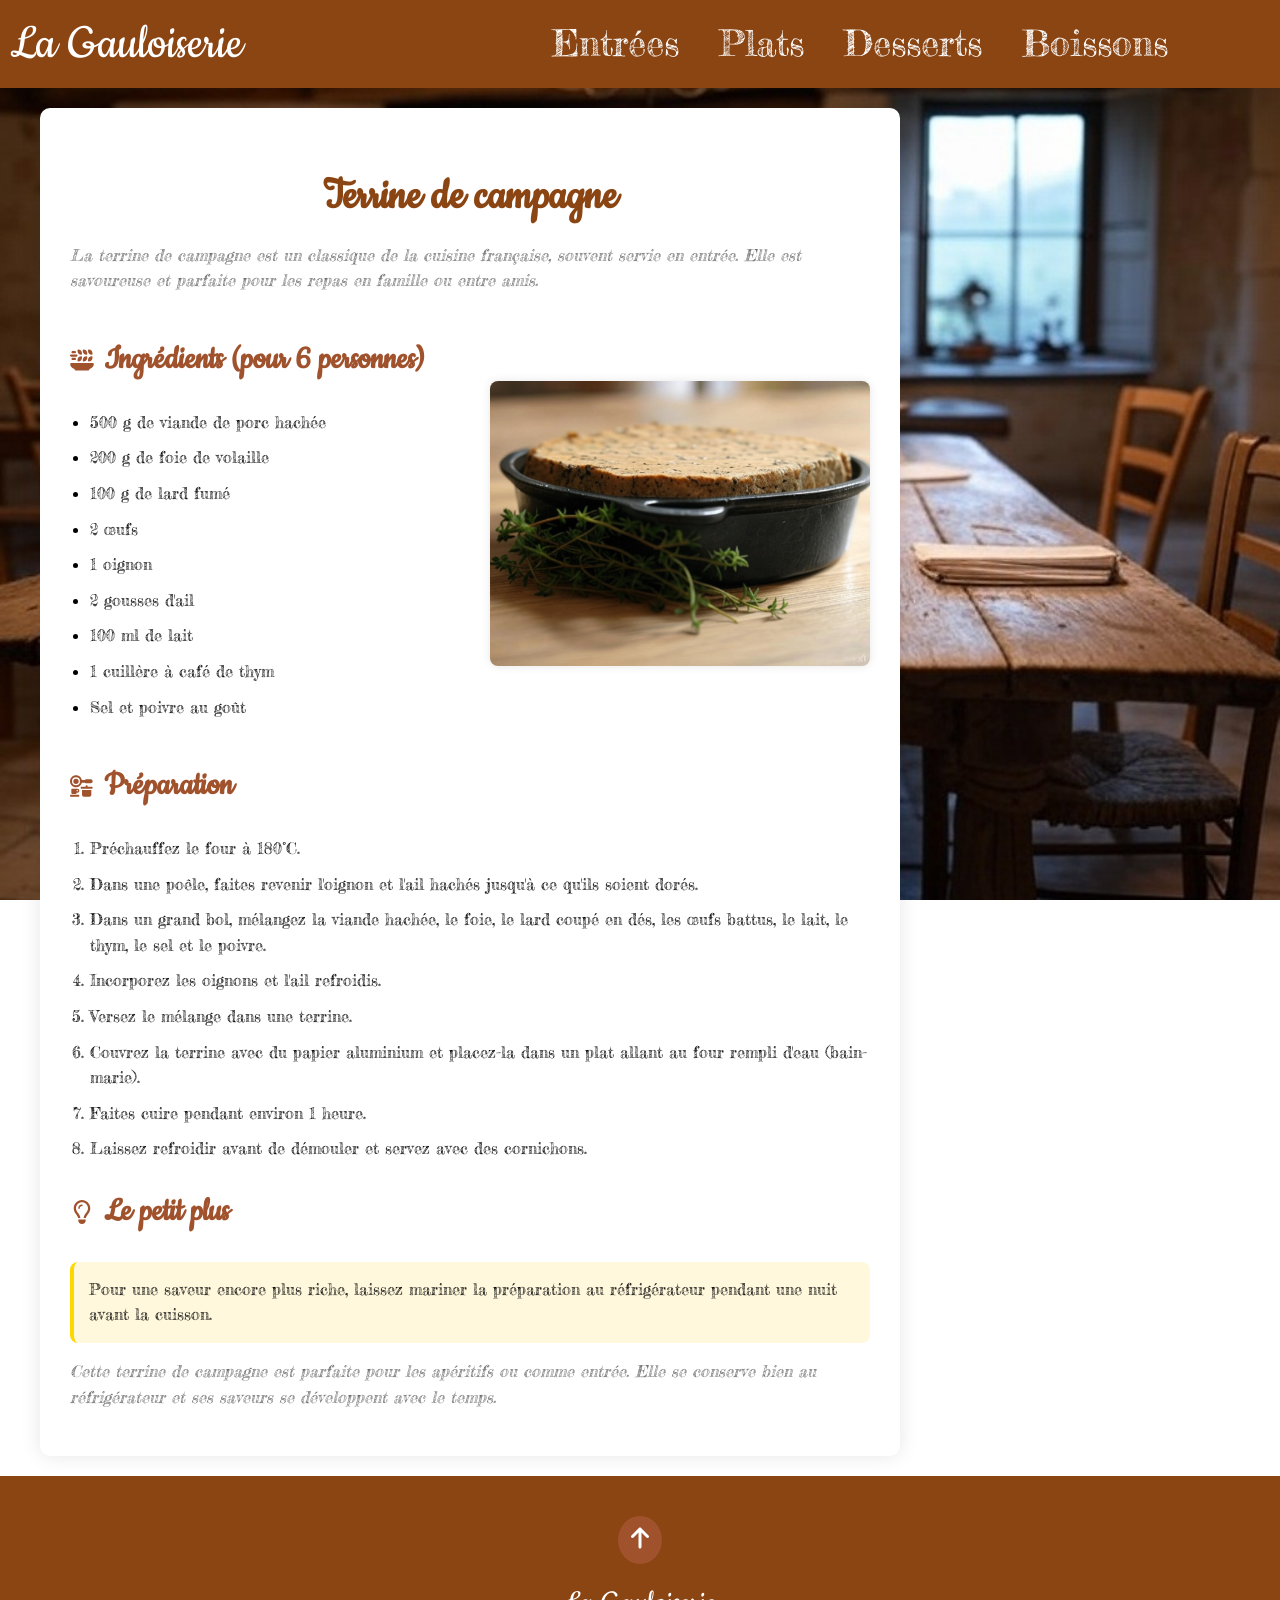
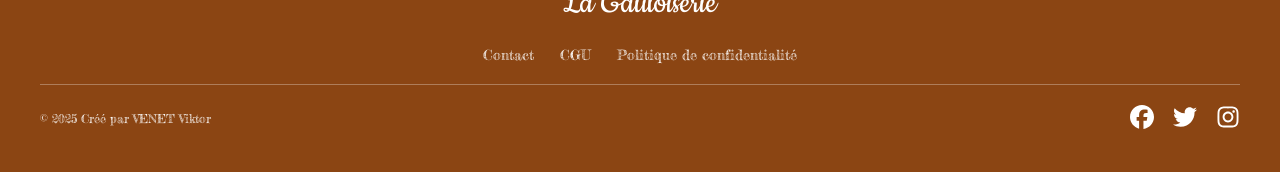
<file: terrine.html>
<!DOCTYPE html>
<html lang="fr">
<head>
    <meta charset="UTF-8">
    <meta name="viewport" content="width=device-width, initial-scale=1.0">
    <title>La Gauloiserie - Recettes du Terroir</title>
    <link rel="preconnect" href="https://fonts.googleapis.com">
    <link rel="preconnect" href="https://fonts.gstatic.com" crossorigin>
    <link href="https://fonts.googleapis.com/css2?family=Cookie&display=swap" rel="stylesheet">
    <link rel="preconnect" href="https://fonts.googleapis.com">
    <link rel="preconnect" href="https://fonts.gstatic.com" crossorigin>
    <link href="https://fonts.googleapis.com/css2?family=Croissant+One&family=Fredericka+the+Great&family=Merriweather:ital,wght@0,300;0,400;0,700;0,900;1,300;1,400;1,700;1,900&family=Mountains+of+Christmas:wght@400;700&family=Roboto:ital,wght@0,100;0,300;0,400;0,500;0,700;0,900;1,100;1,300;1,400;1,500;1,700;1,900&display=swap" rel="stylesheet">
    <link rel="stylesheet" href="styles.css">
</head>
<body>
    <nav class="navbar">
        <div class="logo" id="site-logo"><a href="index.html">La Gauloiserie</a></div>
        <ul class="menu" id="main-menu">
            <li class="menu-item" id="menu-entrees">
                <a href="#">Entrées</a>
                <ul class="submenu">
                    <li class="submenu-item" id="item-terrine" style="background-image: url('images/entree/terrine.jpg');">
                        <a href="terrine.html">Terrine de campagne</a>
                    </li>
                    <li class="submenu-item" id="item-soupe" style="background-image: url('images/entree/soupe.jpg');">
                        <a href="soupe.html">Soupe à l'oignon</a>
                    </li>
                    <li class="submenu-item" id="item-salade" style="background-image: url('images/entree/salade.jpg');">
                        <a href="salade.html">Salade de chèvre chaud</a>
                    </li>
                </ul>
            </li>
            <li class="menu-item" id="menu-plats">
                <a href="#">Plats</a>
                <ul class="submenu">
                    <li class="submenu-item" id="item-boeuf" style="background-image: url('images/plat/boeuf.jpg');">
                        <a href="boeuf.html">Boeuf bourguignon</a>
                    </li>
                    <li class="submenu-item" id="item-cassoulet" style="background-image: url('images/plat/cassoulet.jpg');">
                        <a href="cassoulet.html">Cassoulet</a>
                    </li>
                    <li class="submenu-item" id="item-coq" style="background-image: url('images/plat/coq.jpg');">
                        <a href="coq.html">Coq au vin</a>
                    </li>
                </ul>
            </li>
            <li class="menu-item" id="menu-desserts">
                <a href="#">Desserts</a>
                <ul class="submenu">
                    <li class="submenu-item" id="item-tarte" style="background-image: url('images/dessert/tarte.jpg');">
                        <a href="tarte.html">Tarte Tatin</a>
                    </li>
                    <li class="submenu-item" id="item-creme" style="background-image: url('images/dessert/creme.jpg');">
                        <a href="creme.html">Crème brûlée</a>
                    </li>
                    <li class="submenu-item" id="item-baba" style="background-image: url('images/dessert/baba.jpg');">
                        <a href="baba.html">Baba au rhum</a>
                    </li>
                </ul>
            </li>
            <li class="menu-item" id="menu-boissons">
                <a href="#">Boissons</a>
                <ul class="submenu">
                    <li class="submenu-item" id="item-cidre" style="background-image: url('images/boisson/cidre.jpg');">
                        <a href="cidre.html">Cidre artisanal</a>
                    </li>
                    <li class="submenu-item" id="item-vin" style="background-image: url('images/boisson/vin.jpg');">
                        <a href="vin.html">Vin rouge</a>
                    </li>
                    <li class="submenu-item" id="item-limonade" style="background-image: url('images/boisson/limonade.jpg');">
                        <a href="limonade.html">Limonade maison</a>
                    </li>
                </ul>
            </li>
        </ul>
    </nav>

    <div class="content-wrapper">
    <div class="recipe-container">
        <h1 class="recipe-title">Terrine de campagne</h1>
        <p class="recipe-intro">La terrine de campagne est un classique de la cuisine française, souvent servie en entrée. Elle est savoureuse et parfaite pour les repas en famille ou entre amis.</p>
        
        <div class="recipe-main-content">
            <div class="recipe-ingredients-section">
                <h2 class="section-title"><svg xmlns="http://www.w3.org/2000/svg" viewBox="0 0 512 512"><path d="M176 32c44.2 0 80 35.8 80 80l0 16c0 8.8-7.2 16-16 16c-44.2 0-80-35.8-80-80l0-16c0-8.8 7.2-16 16-16zM56 64l48 0c13.3 0 24 10.7 24 24s-10.7 24-24 24l-48 0c-13.3 0-24-10.7-24-24s10.7-24 24-24zM24 136l112 0c13.3 0 24 10.7 24 24s-10.7 24-24 24L24 184c-13.3 0-24-10.7-24-24s10.7-24 24-24zm8 96c0-13.3 10.7-24 24-24l48 0c13.3 0 24 10.7 24 24s-10.7 24-24 24l-48 0c-13.3 0-24-10.7-24-24zM272 48c0-8.8 7.2-16 16-16c44.2 0 80 35.8 80 80l0 16c0 8.8-7.2 16-16 16c-44.2 0-80-35.8-80-80l0-16zM400 32c44.2 0 80 35.8 80 80l0 16c0 8.8-7.2 16-16 16c-44.2 0-80-35.8-80-80l0-16c0-8.8 7.2-16 16-16zm80 160l0 16c0 44.2-35.8 80-80 80c-8.8 0-16-7.2-16-16l0-16c0-44.2 35.8-80 80-80c8.8 0 16 7.2 16 16zM352 176c8.8 0 16 7.2 16 16l0 16c0 44.2-35.8 80-80 80c-8.8 0-16-7.2-16-16l0-16c0-44.2 35.8-80 80-80zm-96 16l0 16c0 44.2-35.8 80-80 80c-8.8 0-16-7.2-16-16l0-16c0-44.2 35.8-80 80-80c8.8 0 16 7.2 16 16zM3.5 347.6C1.6 332.9 13 320 27.8 320l456.4 0c14.8 0 26.2 12.9 24.4 27.6C502.3 397.8 464.2 437 416 446l0 2c0 17.7-14.3 32-32 32l-256 0c-17.7 0-32-14.3-32-32l0-2c-48.2-9-86.3-48.2-92.5-98.4z"/></svg> Ingrédients (pour 6 personnes)</h2>
                <ul class="ingredients-list">
                    <li>500 g de viande de porc hachée</li>
                    <li>200 g de foie de volaille</li>
                    <li>100 g de lard fumé</li>
                    <li>2 œufs</li>
                    <li>1 oignon</li>
                    <li>2 gousses d'ail</li>
                    <li>100 ml de lait</li>
                    <li>1 cuillère à café de thym</li>
                    <li>Sel et poivre au goût</li>
                </ul>
            </div>
            <div class="recipe-image">
                <img src="images/entree/terrine.jpg" alt="Terrine de campagne" class="dish-image">
            </div>
        </div>
        
        <div class="recipe-preparation-section">
            <h2 class="section-title"><svg xmlns="http://www.w3.org/2000/svg" viewBox="0 0 576 512"><path d="M240 144A96 96 0 1 0 48 144a96 96 0 1 0 192 0zm44.4 32C269.9 240.1 212.5 288 144 288C64.5 288 0 223.5 0 144S64.5 0 144 0c68.5 0 125.9 47.9 140.4 112l71.8 0c8.8-9.8 21.6-16 35.8-16l104 0c26.5 0 48 21.5 48 48s-21.5 48-48 48l-104 0c-14.2 0-27-6.2-35.8-16l-71.8 0zM144 80a64 64 0 1 1 0 128 64 64 0 1 1 0-128zM400 240c13.3 0 24 10.7 24 24l0 8 96 0c13.3 0 24 10.7 24 24s-10.7 24-24 24l-240 0c-13.3 0-24-10.7-24-24s10.7-24 24-24l96 0 0-8c0-13.3 10.7-24 24-24zM288 464l0-112 224 0 0 112c0 26.5-21.5 48-48 48l-128 0c-26.5 0-48-21.5-48-48zM48 320l80 0 16 0 32 0c26.5 0 48 21.5 48 48s-21.5 48-48 48l-16 0c0 17.7-14.3 32-32 32l-64 0c-17.7 0-32-14.3-32-32l0-80c0-8.8 7.2-16 16-16zm128 64c8.8 0 16-7.2 16-16s-7.2-16-16-16l-16 0 0 32 16 0zM24 464l176 0c13.3 0 24 10.7 24 24s-10.7 24-24 24L24 512c-13.3 0-24-10.7-24-24s10.7-24 24-24z"/></svg> Préparation</h2>
            <ol class="preparation-steps">
                <li>Préchauffez le four à 180°C.</li>
                <li>Dans une poêle, faites revenir l'oignon et l'ail hachés jusqu'à ce qu'ils soient dorés.</li>
                <li>Dans un grand bol, mélangez la viande hachée, le foie, le lard coupé en dés, les œufs battus, le lait, le thym, le sel et le poivre.</li>
                <li>Incorporez les oignons et l'ail refroidis.</li>
                <li>Versez le mélange dans une terrine.</li>
                <li>Couvrez la terrine avec du papier aluminium et placez-la dans un plat allant au four rempli d'eau (bain-marie).</li>
                <li>Faites cuire pendant environ 1 heure.</li>
                <li>Laissez refroidir avant de démouler et servez avec des cornichons.</li>
            </ol>
        </div>
        
        <div class="recipe-tips-section">
            <h2 class="section-title"><svg xmlns="http://www.w3.org/2000/svg" viewBox="0 0 384 512"><path d="M297.2 248.9C311.6 228.3 320 203.2 320 176c0-70.7-57.3-128-128-128S64 105.3 64 176c0 27.2 8.4 52.3 22.8 72.9c3.7 5.3 8.1 11.3 12.8 17.7c0 0 0 0 0 0c12.9 17.7 28.3 38.9 39.8 59.8c10.4 19 15.7 38.8 18.3 57.5L109 384c-2.2-12-5.9-23.7-11.8-34.5c-9.9-18-22.2-34.9-34.5-51.8c0 0 0 0 0 0s0 0 0 0c-5.2-7.1-10.4-14.2-15.4-21.4C27.6 247.9 16 213.3 16 176C16 78.8 94.8 0 192 0s176 78.8 176 176c0 37.3-11.6 71.9-31.4 100.3c-5 7.2-10.2 14.3-15.4 21.4c0 0 0 0 0 0s0 0 0 0c-12.3 16.8-24.6 33.7-34.5 51.8c-5.9 10.8-9.6 22.5-11.8 34.5l-48.6 0c2.6-18.7 7.9-38.6 18.3-57.5c11.5-20.9 26.9-42.1 39.8-59.8c0 0 0 0 0 0s0 0 0 0s0 0 0 0c4.7-6.4 9-12.4 12.7-17.7zM192 128c-26.5 0-48 21.5-48 48c0 8.8-7.2 16-16 16s-16-7.2-16-16c0-44.2 35.8-80 80-80c8.8 0 16 7.2 16 16s-7.2 16-16 16zm0 384c-44.2 0-80-35.8-80-80l0-16 160 0 0 16c0 44.2-35.8 80-80 80z"/></svg> Le petit plus</h2>
            <p class="tips-content">Pour une saveur encore plus riche, laissez mariner la préparation au réfrigérateur pendant une nuit avant la cuisson.</p>
        </div>
        
        <p class="recipe-conclusion">Cette terrine de campagne est parfaite pour les apéritifs ou comme entrée. Elle se conserve bien au réfrigérateur et ses saveurs se développent avec le temps.</p>
    </div>
</div>

    <footer class="site-footer">
        <div class="footer-content">
            <a href="#top" class="scroll-top">
                <svg xmlns="http://www.w3.org/2000/svg" viewBox="0 0 384 512"><!--!Font Awesome Free 6.7.2 by @fontawesome - https://fontawesome.com License - https://fontawesome.com/license/free Copyright 2025 Fonticons, Inc.--><path d="M214.6 41.4c-12.5-12.5-32.8-12.5-45.3 0l-160 160c-12.5 12.5-12.5 32.8 0 45.3s32.8 12.5 45.3 0L160 141.2 160 448c0 17.7 14.3 32 32 32s32-14.3 32-32l0-306.7L329.4 246.6c12.5 12.5 32.8 12.5 45.3 0s12.5-32.8 0-45.3l-160-160z"/></svg>
            </a>
            <div class="footer-logo"><a href="index.html">La Gauloiserie</a></div>
            <nav class="footer-nav">
                <a href="#">Contact</a>
                <a href="#">CGU</a>
                <a href="#">Politique de confidentialité</a>
            </nav>
            <hr class="footer-separator">
            <div class="footer-bottom">
                <div class="copyright">© 2025 Créé par VENET Viktor</div>
                <div class="social-links">
                    <a href="#" class="facebook">
                        <svg xmlns="http://www.w3.org/2000/svg" viewBox="0 0 512 512"><!--!Font Awesome Free 6.7.2 by @fontawesome - https://fontawesome.com License - https://fontawesome.com/license/free Copyright 2025 Fonticons, Inc.--><path d="M512 256C512 114.6 397.4 0 256 0S0 114.6 0 256C0 376 82.7 476.8 194.2 504.5V334.2H141.4V256h52.8V222.3c0-87.1 39.4-127.5 125-127.5c16.2 0 44.2 3.2 55.7 6.4V172c-6-.6-16.5-1-29.6-1c-42 0-58.2 15.9-58.2 57.2V256h83.6l-14.4 78.2H287V510.1C413.8 494.8 512 386.9 512 256h0z"/></svg>
                    </a>
                    <a href="#" class="twitter">
                        <svg xmlns="http://www.w3.org/2000/svg" viewBox="0 0 512 512"><!--!Font Awesome Free 6.7.2 by @fontawesome - https://fontawesome.com License - https://fontawesome.com/license/free Copyright 2025 Fonticons, Inc.--><path d="M459.4 151.7c.3 4.5 .3 9.1 .3 13.6 0 138.7-105.6 298.6-298.6 298.6-59.5 0-114.7-17.2-161.1-47.1 8.4 1 16.6 1.3 25.3 1.3 49.1 0 94.2-16.6 130.3-44.8-46.1-1-84.8-31.2-98.1-72.8 6.5 1 13 1.6 19.8 1.6 9.4 0 18.8-1.3 27.6-3.6-48.1-9.7-84.1-52-84.1-103v-1.3c14 7.8 30.2 12.7 47.4 13.3-28.3-18.8-46.8-51-46.8-87.4 0-19.5 5.2-37.4 14.3-53 51.7 63.7 129.3 105.3 216.4 109.8-1.6-7.8-2.6-15.9-2.6-24 0-57.8 46.8-104.9 104.9-104.9 30.2 0 57.5 12.7 76.7 33.1 23.7-4.5 46.5-13.3 66.6-25.3-7.8 24.4-24.4 44.8-46.1 57.8 21.1-2.3 41.6-8.1 60.4-16.2-14.3 20.8-32.2 39.3-52.6 54.3z"/></svg>
                    </a>
                    <a href="#" class="instagram">
                        <svg xmlns="http://www.w3.org/2000/svg" viewBox="0 0 448 512"><!--!Font Awesome Free 6.7.2 by @fontawesome - https://fontawesome.com License - https://fontawesome.com/license/free Copyright 2025 Fonticons, Inc.--><path d="M224.1 141c-63.6 0-114.9 51.3-114.9 114.9s51.3 114.9 114.9 114.9S339 319.5 339 255.9 287.7 141 224.1 141zm0 189.6c-41.1 0-74.7-33.5-74.7-74.7s33.5-74.7 74.7-74.7 74.7 33.5 74.7 74.7-33.6 74.7-74.7 74.7zm146.4-194.3c0 14.9-12 26.8-26.8 26.8-14.9 0-26.8-12-26.8-26.8s12-26.8 26.8-26.8 26.8 12 26.8 26.8zm76.1 27.2c-1.7-35.9-9.9-67.7-36.2-93.9-26.2-26.2-58-34.4-93.9-36.2-37-2.1-147.9-2.1-184.9 0-35.8 1.7-67.6 9.9-93.9 36.1s-34.4 58-36.2 93.9c-2.1 37-2.1 147.9 0 184.9 1.7 35.9 9.9 67.7 36.2 93.9s58 34.4 93.9 36.2c37 2.1 147.9 2.1 184.9 0 35.9-1.7 67.7-9.9 93.9-36.2 26.2-26.2 34.4-58 36.2-93.9 2.1-37 2.1-147.8 0-184.8zM398.8 388c-7.8 19.6-22.9 34.7-42.6 42.6-29.5 11.7-99.5 9-132.1 9s-102.7 2.6-132.1-9c-19.6-7.8-34.7-22.9-42.6-42.6-11.7-29.5-9-99.5-9-132.1s-2.6-102.7 9-132.1c7.8-19.6 22.9-34.7 42.6-42.6 29.5-11.7 99.5-9 132.1-9s102.7-2.6 132.1 9c19.6 7.8 34.7 22.9 42.6 42.6 11.7 29.5 9 99.5 9 132.1s2.7 102.7-9 132.1z"/></svg>
                    </a>
                </div>
            </div>
        </div>
    </footer>
</body>
</html>
</file>
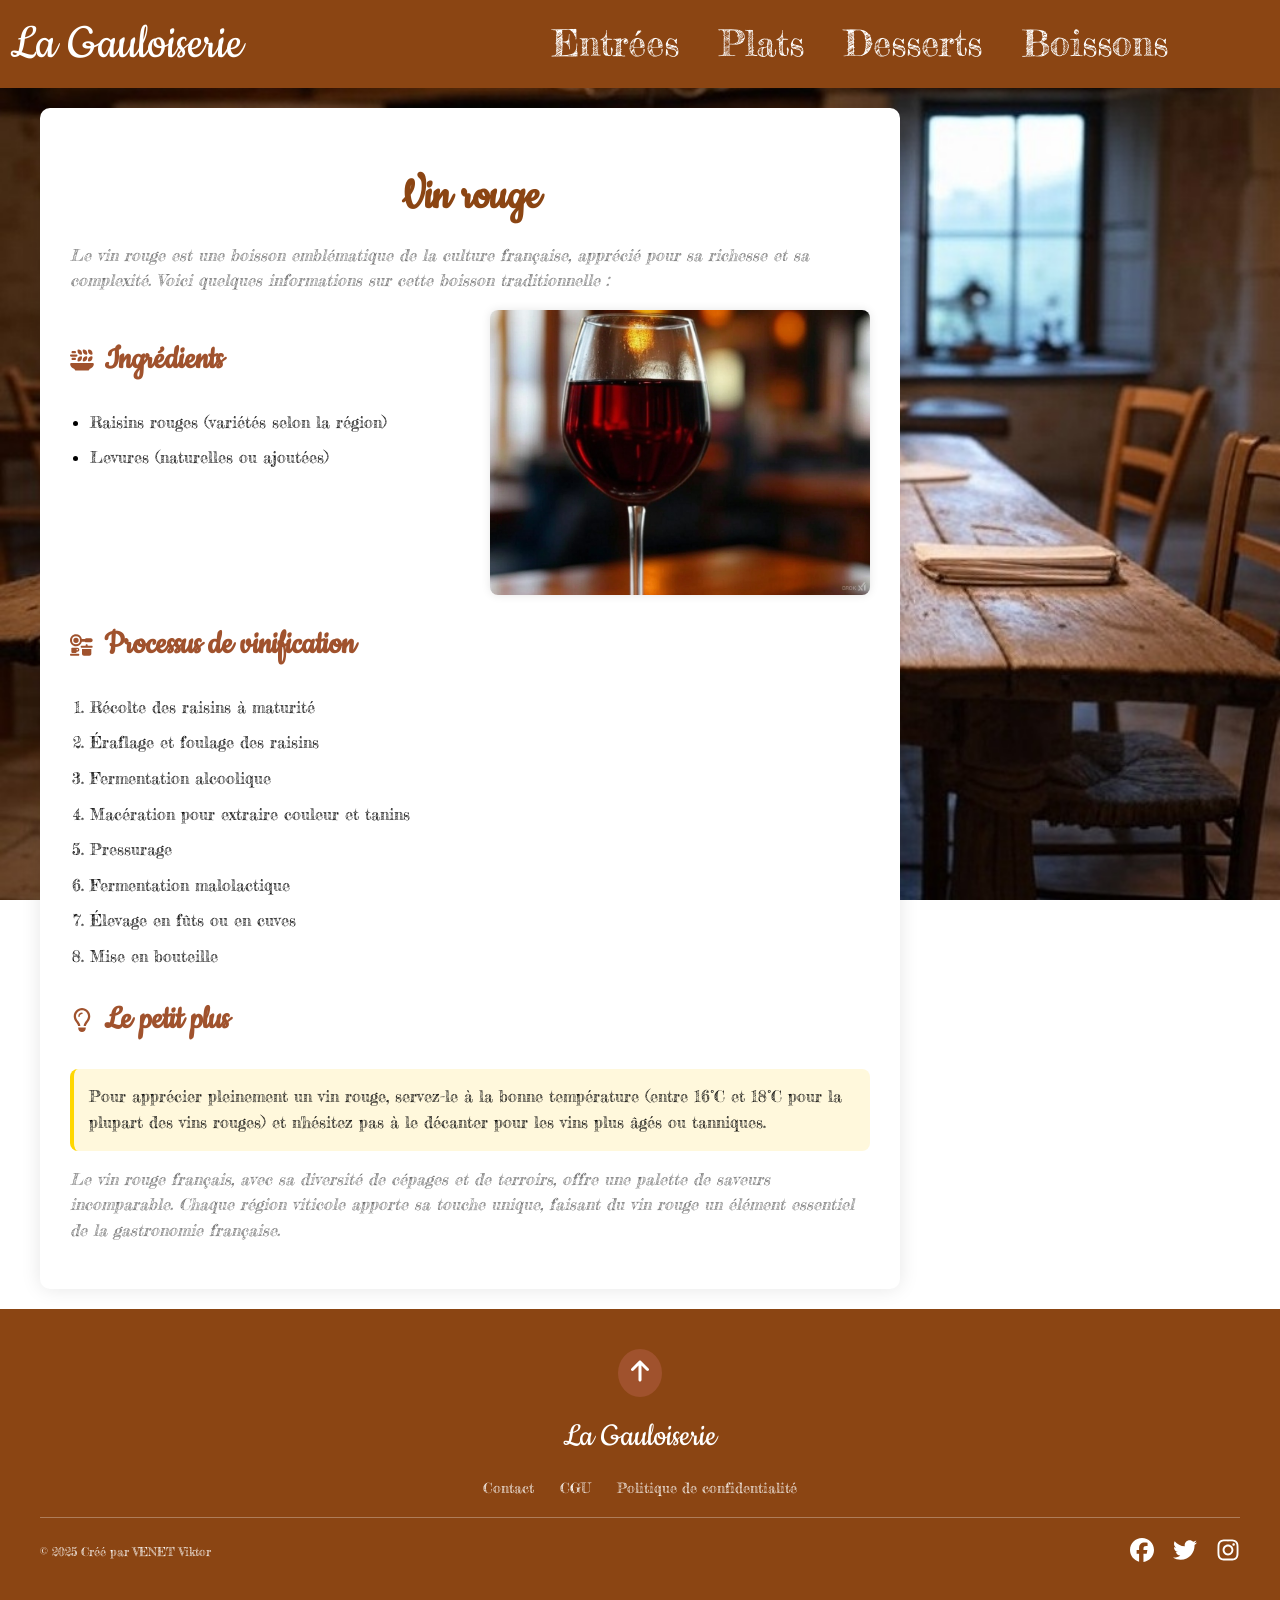
<file: vin.html>
<!DOCTYPE html>
<html lang="fr">
<head>
    <meta charset="UTF-8">
    <meta name="viewport" content="width=device-width, initial-scale=1.0">
    <title>La Gauloiserie - Recettes du Terroir</title>
    <link rel="preconnect" href="https://fonts.googleapis.com">
    <link rel="preconnect" href="https://fonts.gstatic.com" crossorigin>
    <link href="https://fonts.googleapis.com/css2?family=Cookie&display=swap" rel="stylesheet">
    <link rel="preconnect" href="https://fonts.googleapis.com">
    <link rel="preconnect" href="https://fonts.gstatic.com" crossorigin>
    <link href="https://fonts.googleapis.com/css2?family=Croissant+One&family=Fredericka+the+Great&family=Merriweather:ital,wght@0,300;0,400;0,700;0,900;1,300;1,400;1,700;1,900&family=Mountains+of+Christmas:wght@400;700&family=Roboto:ital,wght@0,100;0,300;0,400;0,500;0,700;0,900;1,100;1,300;1,400;1,500;1,700;1,900&display=swap" rel="stylesheet">
    <link rel="stylesheet" href="styles.css">
    <link rel="stylesheet" href="banner.css">
</head>
<body>
    <nav class="navbar">
        <div class="logo" id="site-logo"><a href="index.html">La Gauloiserie</a></div>
        <ul class="menu" id="main-menu">
            <li class="menu-item" id="menu-entrees">
                <a href="#">Entrées</a>
                <ul class="submenu">
                    <li class="submenu-item" id="item-terrine" style="background-image: url('images/entree/terrine.jpg');">
                        <a href="terrine.html">Terrine de campagne</a>
                    </li>
                    <li class="submenu-item" id="item-soupe" style="background-image: url('images/entree/soupe.jpg');">
                        <a href="soupe.html">Soupe à l'oignon</a>
                    </li>
                    <li class="submenu-item" id="item-salade" style="background-image: url('images/entree/salade.jpg');">
                        <a href="salade.html">Salade de chèvre chaud</a>
                    </li>
                </ul>
            </li>
            <li class="menu-item" id="menu-plats">
                <a href="#">Plats</a>
                <ul class="submenu">
                    <li class="submenu-item" id="item-boeuf" style="background-image: url('images/plat/boeuf.jpg');">
                        <a href="boeuf.html">Boeuf bourguignon</a>
                    </li>
                    <li class="submenu-item" id="item-cassoulet" style="background-image: url('images/plat/cassoulet.jpg');">
                        <a href="cassoulet.html">Cassoulet</a>
                    </li>
                    <li class="submenu-item" id="item-coq" style="background-image: url('images/plat/coq.jpg');">
                        <a href="coq.html">Coq au vin</a>
                    </li>
                </ul>
            </li>
            <li class="menu-item" id="menu-desserts">
                <a href="#">Desserts</a>
                <ul class="submenu">
                    <li class="submenu-item" id="item-tarte" style="background-image: url('images/dessert/tarte.jpg');">
                        <a href="tarte.html">Tarte Tatin</a>
                    </li>
                    <li class="submenu-item" id="item-creme" style="background-image: url('images/dessert/creme.jpg');">
                        <a href="creme.html">Crème brûlée</a>
                    </li>
                    <li class="submenu-item" id="item-baba" style="background-image: url('images/dessert/baba.jpg');">
                        <a href="baba.html">Baba au rhum</a>
                    </li>
                </ul>
            </li>
            <li class="menu-item" id="menu-boissons">
                <a href="#">Boissons</a>
                <ul class="submenu">
                    <li class="submenu-item" id="item-cidre" style="background-image: url('images/boisson/cidre.jpg');">
                        <a href="cidre.html">Cidre artisanal</a>
                    </li>
                    <li class="submenu-item" id="item-vin" style="background-image: url('images/boisson/vin.jpg');">
                        <a href="vin.html">Vin rouge</a>
                    </li>
                    <li class="submenu-item" id="item-limonade" style="background-image: url('images/boisson/limonade.jpg');">
                        <a href="limonade.html">Limonade maison</a>
                    </li>
                </ul>
            </li>
        </ul>
    </nav>

    <div class="content-wrapper">
        <div class="recipe-container">
            <h1 class="recipe-title">Vin rouge</h1>
            <p class="recipe-intro">Le vin rouge est une boisson emblématique de la culture française, apprécié pour sa richesse et sa complexité. Voici quelques informations sur cette boisson traditionnelle :</p>

            <div class="recipe-main-content">
                <div class="recipe-ingredients-section">
                    <h2 class="section-title"><svg xmlns="http://www.w3.org/2000/svg" viewBox="0 0 512 512"><path d="M176 32c44.2 0 80 35.8 80 80l0 16c0 8.8-7.2 16-16 16c-44.2 0-80-35.8-80-80l0-16c0-8.8 7.2-16 16-16zM56 64l48 0c13.3 0 24 10.7 24 24s-10.7 24-24 24l-48 0c-13.3 0-24-10.7-24-24s10.7-24 24-24zM24 136l112 0c13.3 0 24 10.7 24 24s-10.7 24-24 24L24 184c-13.3 0-24-10.7-24-24s10.7-24 24-24zm8 96c0-13.3 10.7-24 24-24l48 0c13.3 0 24 10.7 24 24s-10.7 24-24 24l-48 0c-13.3 0-24-10.7-24-24zM272 48c0-8.8 7.2-16 16-16c44.2 0 80 35.8 80 80l0 16c0 8.8-7.2 16-16 16c-44.2 0-80-35.8-80-80l0-16zM400 32c44.2 0 80 35.8 80 80l0 16c0 8.8-7.2 16-16 16c-44.2 0-80-35.8-80-80l0-16c0-8.8 7.2-16 16-16zm80 160l0 16c0 44.2-35.8 80-80 80c-8.8 0-16-7.2-16-16l0-16c0-44.2 35.8-80 80-80c8.8 0 16 7.2 16 16zM352 176c8.8 0 16 7.2 16 16l0 16c0 44.2-35.8 80-80 80c-8.8 0-16-7.2-16-16l0-16c0-44.2 35.8-80 80-80zm-96 16l0 16c0 44.2-35.8 80-80 80c-8.8 0-16-7.2-16-16l0-16c0-44.2 35.8-80 80-80c8.8 0 16 7.2 16 16zM3.5 347.6C1.6 332.9 13 320 27.8 320l456.4 0c14.8 0 26.2 12.9 24.4 27.6C502.3 397.8 464.2 437 416 446l0 2c0 17.7-14.3 32-32 32l-256 0c-17.7 0-32-14.3-32-32l0-2c-48.2-9-86.3-48.2-92.5-98.4z"/></svg> Ingrédients</h2>
                    <ul class="ingredients-list">
                        <li>Raisins rouges (variétés selon la région)</li>
                        <li>Levures (naturelles ou ajoutées)</li>
                    </ul>
                </div>
                <div class="recipe-image">
                    <img src="images/boisson/vin.jpg" alt="Vin rouge" class="dish-image">
                </div>
            </div>
            
            <div class="recipe-preparation-section">
                <h2 class="section-title"><svg xmlns="http://www.w3.org/2000/svg" viewBox="0 0 576 512"><path d="M240 144A96 96 0 1 0 48 144a96 96 0 1 0 192 0zm44.4 32C269.9 240.1 212.5 288 144 288C64.5 288 0 223.5 0 144S64.5 0 144 0c68.5 0 125.9 47.9 140.4 112l71.8 0c8.8-9.8 21.6-16 35.8-16l104 0c26.5 0 48 21.5 48 48s-21.5 48-48 48l-104 0c-14.2 0-27-6.2-35.8-16l-71.8 0zM144 80a64 64 0 1 1 0 128 64 64 0 1 1 0-128zM400 240c13.3 0 24 10.7 24 24l0 8 96 0c13.3 0 24 10.7 24 24s-10.7 24-24 24l-240 0c-13.3 0-24-10.7-24-24s10.7-24 24-24l96 0 0-8c0-13.3 10.7-24 24-24zM288 464l0-112 224 0 0 112c0 26.5-21.5 48-48 48l-128 0c-26.5 0-48-21.5-48-48zM48 320l80 0 16 0 32 0c26.5 0 48 21.5 48 48s-21.5 48-48 48l-16 0c0 17.7-14.3 32-32 32l-64 0c-17.7 0-32-14.3-32-32l0-80c0-8.8 7.2-16 16-16zm128 64c8.8 0 16-7.2 16-16s-7.2-16-16-16l-16 0 0 32 16 0zM24 464l176 0c13.3 0 24 10.7 24 24s-10.7 24-24 24L24 512c-13.3 0-24-10.7-24-24s10.7-24 24-24z"/></svg> Processus de vinification</h2>
                <ol class="preparation-steps">
                    <li>Récolte des raisins à maturité</li>
                    <li>Éraflage et foulage des raisins</li>
                    <li>Fermentation alcoolique</li>
                    <li>Macération pour extraire couleur et tanins</li>
                    <li>Pressurage</li>
                    <li>Fermentation malolactique</li>
                    <li>Élevage en fûts ou en cuves</li>
                    <li>Mise en bouteille</li>
                </ol>
            </div>
            
            <div class="recipe-tips-section">
                <h2 class="section-title"><svg xmlns="http://www.w3.org/2000/svg" viewBox="0 0 384 512"><path d="M297.2 248.9C311.6 228.3 320 203.2 320 176c0-70.7-57.3-128-128-128S64 105.3 64 176c0 27.2 8.4 52.3 22.8 72.9c3.7 5.3 8.1 11.3 12.8 17.7c0 0 0 0 0 0c12.9 17.7 28.3 38.9 39.8 59.8c10.4 19 15.7 38.8 18.3 57.5L109 384c-2.2-12-5.9-23.7-11.8-34.5c-9.9-18-22.2-34.9-34.5-51.8c0 0 0 0 0 0s0 0 0 0c-5.2-7.1-10.4-14.2-15.4-21.4C27.6 247.9 16 213.3 16 176C16 78.8 94.8 0 192 0s176 78.8 176 176c0 37.3-11.6 71.9-31.4 100.3c-5 7.2-10.2 14.3-15.4 21.4c0 0 0 0 0 0s0 0 0 0c-12.3 16.8-24.6 33.7-34.5 51.8c-5.9 10.8-9.6 22.5-11.8 34.5l-48.6 0c2.6-18.7 7.9-38.6 18.3-57.5c11.5-20.9 26.9-42.1 39.8-59.8c0 0 0 0 0 0s0 0 0 0s0 0 0 0c4.7-6.4 9-12.4 12.7-17.7zM192 128c-26.5 0-48 21.5-48 48c0 8.8-7.2 16-16 16s-16-7.2-16-16c0-44.2 35.8-80 80-80c8.8 0 16 7.2 16 16s-7.2 16-16 16zm0 384c-44.2 0-80-35.8-80-80l0-16 160 0 0 16c0 44.2-35.8 80-80 80z"/></svg> Le petit plus</h2>
                <p class="tips-content">Pour apprécier pleinement un vin rouge, servez-le à la bonne température (entre 16°C et 18°C pour la plupart des vins rouges) et n'hésitez pas à le décanter pour les vins plus âgés ou tanniques.</p>
            </div>
            
            <p class="recipe-conclusion">Le vin rouge français, avec sa diversité de cépages et de terroirs, offre une palette de saveurs incomparable. Chaque région viticole apporte sa touche unique, faisant du vin rouge un élément essentiel de la gastronomie française.</p>
        </div>
        </div>

    <footer class="site-footer">
        <div class="footer-content">
            <a href="#top" class="scroll-top">
                <svg xmlns="http://www.w3.org/2000/svg" viewBox="0 0 384 512"><!--!Font Awesome Free 6.7.2 by @fontawesome - https://fontawesome.com License - https://fontawesome.com/license/free Copyright 2025 Fonticons, Inc.--><path d="M214.6 41.4c-12.5-12.5-32.8-12.5-45.3 0l-160 160c-12.5 12.5-12.5 32.8 0 45.3s32.8 12.5 45.3 0L160 141.2 160 448c0 17.7 14.3 32 32 32s32-14.3 32-32l0-306.7L329.4 246.6c12.5 12.5 32.8 12.5 45.3 0s12.5-32.8 0-45.3l-160-160z"/></svg>
            </a>
            <div class="footer-logo"><a href="index.html"><a href="index.html">La Gauloiserie</a></a></div>
            <nav class="footer-nav">
                <a href="#">Contact</a>
                <a href="#">CGU</a>
                <a href="#">Politique de confidentialité</a>
            </nav>
            <hr class="footer-separator">
            <div class="footer-bottom">
                <div class="copyright">© 2025 Créé par VENET Viktor</div>
                <div class="social-links">
                    <a href="#" class="facebook">
                        <svg xmlns="http://www.w3.org/2000/svg" viewBox="0 0 512 512"><!--!Font Awesome Free 6.7.2 by @fontawesome - https://fontawesome.com License - https://fontawesome.com/license/free Copyright 2025 Fonticons, Inc.--><path d="M512 256C512 114.6 397.4 0 256 0S0 114.6 0 256C0 376 82.7 476.8 194.2 504.5V334.2H141.4V256h52.8V222.3c0-87.1 39.4-127.5 125-127.5c16.2 0 44.2 3.2 55.7 6.4V172c-6-.6-16.5-1-29.6-1c-42 0-58.2 15.9-58.2 57.2V256h83.6l-14.4 78.2H287V510.1C413.8 494.8 512 386.9 512 256h0z"/></svg>
                    </a>
                    <a href="#" class="twitter">
                        <svg xmlns="http://www.w3.org/2000/svg" viewBox="0 0 512 512"><!--!Font Awesome Free 6.7.2 by @fontawesome - https://fontawesome.com License - https://fontawesome.com/license/free Copyright 2025 Fonticons, Inc.--><path d="M459.4 151.7c.3 4.5 .3 9.1 .3 13.6 0 138.7-105.6 298.6-298.6 298.6-59.5 0-114.7-17.2-161.1-47.1 8.4 1 16.6 1.3 25.3 1.3 49.1 0 94.2-16.6 130.3-44.8-46.1-1-84.8-31.2-98.1-72.8 6.5 1 13 1.6 19.8 1.6 9.4 0 18.8-1.3 27.6-3.6-48.1-9.7-84.1-52-84.1-103v-1.3c14 7.8 30.2 12.7 47.4 13.3-28.3-18.8-46.8-51-46.8-87.4 0-19.5 5.2-37.4 14.3-53 51.7 63.7 129.3 105.3 216.4 109.8-1.6-7.8-2.6-15.9-2.6-24 0-57.8 46.8-104.9 104.9-104.9 30.2 0 57.5 12.7 76.7 33.1 23.7-4.5 46.5-13.3 66.6-25.3-7.8 24.4-24.4 44.8-46.1 57.8 21.1-2.3 41.6-8.1 60.4-16.2-14.3 20.8-32.2 39.3-52.6 54.3z"/></svg>
                    </a>
                    <a href="#" class="instagram">
                        <svg xmlns="http://www.w3.org/2000/svg" viewBox="0 0 448 512"><!--!Font Awesome Free 6.7.2 by @fontawesome - https://fontawesome.com License - https://fontawesome.com/license/free Copyright 2025 Fonticons, Inc.--><path d="M224.1 141c-63.6 0-114.9 51.3-114.9 114.9s51.3 114.9 114.9 114.9S339 319.5 339 255.9 287.7 141 224.1 141zm0 189.6c-41.1 0-74.7-33.5-74.7-74.7s33.5-74.7 74.7-74.7 74.7 33.5 74.7 74.7-33.6 74.7-74.7 74.7zm146.4-194.3c0 14.9-12 26.8-26.8 26.8-14.9 0-26.8-12-26.8-26.8s12-26.8 26.8-26.8 26.8 12 26.8 26.8zm76.1 27.2c-1.7-35.9-9.9-67.7-36.2-93.9-26.2-26.2-58-34.4-93.9-36.2-37-2.1-147.9-2.1-184.9 0-35.8 1.7-67.6 9.9-93.9 36.1s-34.4 58-36.2 93.9c-2.1 37-2.1 147.9 0 184.9 1.7 35.9 9.9 67.7 36.2 93.9s58 34.4 93.9 36.2c37 2.1 147.9 2.1 184.9 0 35.9-1.7 67.7-9.9 93.9-36.2 26.2-26.2 34.4-58 36.2-93.9 2.1-37 2.1-147.8 0-184.8zM398.8 388c-7.8 19.6-22.9 34.7-42.6 42.6-29.5 11.7-99.5 9-132.1 9s-102.7 2.6-132.1-9c-19.6-7.8-34.7-22.9-42.6-42.6-11.7-29.5-9-99.5-9-132.1s-2.6-102.7 9-132.1c7.8-19.6 22.9-34.7 42.6-42.6 29.5-11.7 99.5-9 132.1-9s102.7-2.6 132.1 9c19.6 7.8 34.7 22.9 42.6 42.6 11.7 29.5 9 99.5 9 132.1s2.7 102.7-9 132.1z"/></svg>
                    </a>
                </div>
            </div>
        </div>
    </footer>
</body>
</html>
</file>
<file: styles.css>
body {
    font-family: Arial, sans-serif;
    margin: 0;
    padding: 0;
    background-image: url('images/background.jpg');
    background-size: cover;
    background-attachment: fixed;
}

.navbar {
    display: flex;
    align-items: center;
    justify-content: space-between;
    background-color: #8B4513;
    padding: 10px;
    color: white;
    font-family: "Cookie", serif;
    font-size: 36px;
}

.navbar .logo {
    font-size: 1.5em;
    flex: 1;
}

.navbar .menu {
    list-style-type: none;
    margin: 0;
    padding: 0;
    display: flex;
    flex: 2;
    justify-content: center;
}

.navbar .menu .menu-item {
    position: relative;
    margin-left: 20px;
}

.navbar .menu .menu-item > a {
    text-decoration: none;
    color: white;
    padding: 5px 10px;
    display: block;
    font-size: 36px;
}

.navbar .menu .menu-item > a:hover {
    background-color: #A0522D;
    border-radius: 5px;
}

.navbar .menu .menu-item .submenu {
    display: none;
    position: absolute;
    top: 100%;
    left: 0;
    background-color: #8B4513;
    padding: 10px 0;
    border-radius: 5px;
    z-index: 1000;
    list-style-type: none;
}

.navbar .menu .menu-item:hover .submenu {
    display: block;
}

.navbar .menu .menu-item .submenu .submenu-item {
    margin: 0;
    width: 200px;
    height: 100px;
    background-size: cover;
    background-position: center;
    font-family: "Fredericka the Great", serif;
}

.navbar .menu .menu-item .submenu .submenu-item a {
    padding: 5px 15px;
    color: white;
    text-shadow: 1px 1px 2px black;
    display: flex;
    align-items: center;
    justify-content: center;
    height: 100%;
    font-size: 24px;
    text-decoration: none;
}

.content-wrapper {
    display: flex;
    justify-content: space-between;
    gap: 40px;
    padding: 20px;
    max-width: 1200px;
    margin: 0 auto;
}

.recipe-container {
    flex: 2;
    max-width: 800px;
    background-color: white;
    border-radius: 10px;
    padding: 30px;
    box-shadow: 0 0 20px rgba(0, 0, 0, 0.1);
}

.recipe-title {
    color: #8B4513;
    font-family: "Cookie", serif;
    font-size: 48px;
    text-align: center;
    margin-bottom: 20px;
}

.section-title {
    color: #A0522D;
    font-family: "Cookie", serif;
    font-size: 36px;
    margin-top: 30px;
    display: flex;
    align-items: center;
}

.section-title svg {
    width: 24px;
    height: 24px;
    margin-right: 10px;
    fill: #A0522D;
}

.recipe-intro, .recipe-conclusion {
    font-style: italic;
    color: #666;
}

.recipe-main-content {
    display: flex;
    align-items: stretch;
    gap: 40px;
}

.recipe-ingredients-section {
    flex: 1;
}

.recipe-image {
    flex: 1;
    display: flex;
    align-items: center;
    justify-content: center;
}

.dish-image {
    max-width: 100%;
    max-height: 100%;
    object-fit: contain;
    border-radius: 8px;
    box-shadow: 0 0 10px rgba(0, 0, 0, 0.1);
}

.ingredients-list, .preparation-steps {
    padding-left: 20px;
}

.ingredients-list li, .preparation-steps li {
    margin-bottom: 10px;
}

.icon {
    font-size: 24px;
    margin-left: 10px;
}

.tips-content {
    background-color: #FFF8DC;
    padding: 15px;
    border-radius: 8px;
    border-left: 4px solid #FFD700;
}

p, li {
    font-size: 16px;
    line-height: 1.6;
    font-family: "Fredericka The Great", serif;
}

.comments-section {
    flex: 1;
    max-width: 300px;
}

.comments-section h3 {
    font-family: "Merriweather", serif;
    font-size: 36px;
    color: #8B4513;
    margin-bottom: 20px;
}

.comment-card {
    background-color: #FFF8DC;
    border-radius: 8px;
    padding: 15px;
    margin-bottom: 20px;
    box-shadow: 0 2px 5px rgba(0,0,0,0.1);
}

.profile-pic {
    width: 50px;
    height: 50px;
    border-radius: 50%;
    float: left;
    margin-right: 15px;
}

.comment-content {
    overflow: hidden;
}

.comment-content h4 {
    margin: 0;
    color: #8B4513;
    font-family: 'Fredericka The Great', serif;
}

.comment-content h5 {
    margin: 5px 0;
    font-style: italic;
    color: #A0522D;
    font-family: 'Merriweather', serif;
}

.comment-pic {
    max-width: 100%;
    border-radius: 8px;
    margin-top: 10px;
}

.site-footer {
    background-color: #8B4513;
    color: white;
    padding: 40px 0;
    font-family: 'Fredericka The Great', serif;
}

.footer-content {
    max-width: 1200px;
    margin: 0 auto;
    text-align: center;
}

.scroll-top {
    display: inline-block;
    background-color: #A0522D;
    color: white;
    padding: 10px;
    border-radius: 50%;
    margin-bottom: 20px;
    transition: transform 0.3s ease, background-color 0.3s ease;
}

.scroll-top:hover {
    transform: translateY(-5px);
    background-color: #8B4513;
}

.scroll-top svg {
    width: 24px;
    height: 24px;
    fill: white;
    animation: bounce 2s infinite;
}

@keyframes bounce {
    0%, 20%, 50%, 80%, 100% {transform: translateY(0);}
    40% {transform: translateY(-10px);}
    60% {transform: translateY(-5px);}
}

.footer-logo {
    font-family: "Cookie", serif;
    font-size: 36px;
    margin-bottom: 20px;
}

.footer-nav {
    margin-bottom: 20px;
}

.footer-nav a {
    color: white;
    text-decoration: none;
    margin: 0 10px;
    font-size: 14px;
}

.footer-separator {
    border: none;
    border-top: 1px solid rgba(255, 255, 255, 0.3);
    margin: 20px 0;
}

.footer-bottom {
    display: flex;
    justify-content: space-between;
    align-items: center;
    font-size: 12px;
}

.social-links a {
    color: white;
    margin-left: 15px;
}

.social-links svg {
    width: 24px;
    height: 24px;
    fill: white;
    transition: fill 0.3s ease;
}

.social-links .facebook:hover svg {
    fill: #3b5998;
}

.social-links .twitter:hover svg {
    fill: #1da1f2;
}

.social-links .instagram:hover svg {
    fill: #c32aa3;
}

@media (max-width: 1024px) {
    .content-wrapper {
        flex-direction: column;
    }
    .recipe-container, .comments-section {
        max-width: 100%;
    }
    .footer-bottom {
        flex-direction: column;
        gap: 10px;
    }
}

a {
    color : white;
    text-decoration: none;
}
</file>
<file: banner.css>
.site-banner {
    background: linear-gradient(45deg, #FF6B6B, #A0522D);
    color: white;
    text-align: center;
    padding: 15px;
    font-family: "Fredericka the Great", serif;
    font-size: 22px;
    text-transform: uppercase;
    letter-spacing: 2px;
    box-shadow: 0 2px 5px rgba(0,0,0,0.2);
    animation: pulse 2s infinite;
}

@keyframes pulse {
    0%, 100% { transform: scale(1); }
    50% { transform: scale(1.05); }
}
</file>
